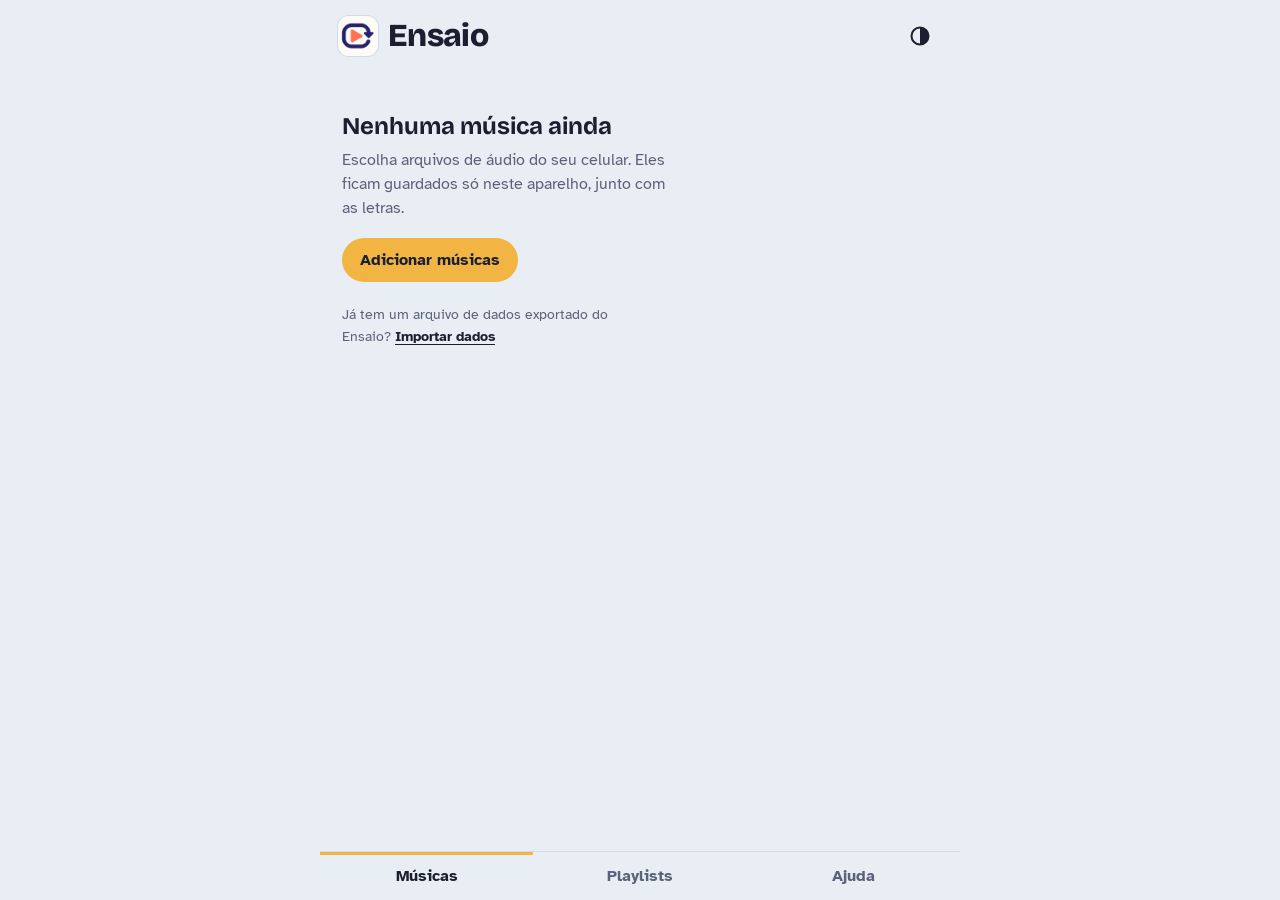
<file: index.html>
<!DOCTYPE html>
<html lang="pt-BR">
<head>
<meta charset="utf-8">
<meta name="viewport" content="width=device-width, initial-scale=1, viewport-fit=cover">
<title>Ensaio</title>
<meta name="description" content="Player para estudar repertório: letra sincronizada, repetição de trechos e velocidade sem mudar o tom.">
<meta name="theme-color" content="#E9EDF4">
<link rel="manifest" href="manifest.webmanifest">
<link rel="icon" type="image/png" sizes="32x32" href="img/favicon-32.png">
<link rel="icon" type="image/png" sizes="192x192" href="img/icon-192.png">
<link rel="apple-touch-icon" href="img/apple-touch-icon.png">
<meta name="mobile-web-app-capable" content="yes">
<meta name="apple-mobile-web-app-capable" content="yes">
<meta name="apple-mobile-web-app-title" content="Ensaio">
<meta name="apple-mobile-web-app-status-bar-style" content="default">
<script>/* Aplica o tema escolhido antes de desenhar, para não piscar */try{var t=localStorage.getItem('ensaio-theme');if(t==='light'||t==='dark')document.documentElement.setAttribute('data-theme',t);}catch(e){}</script>
<link rel="preconnect" href="https://fonts.googleapis.com">
<link rel="preconnect" href="https://fonts.gstatic.com" crossorigin>
<link href="https://fonts.googleapis.com/css2?family=Atkinson+Hyperlegible:wght@400;700&family=Bricolage+Grotesque:opsz,wght@12..96,700;12..96,800&display=swap" rel="stylesheet">
<link rel="stylesheet" href="css/styles.css">
</head>
<body>
<div class="app">
  <header class="hdr" id="hdr"></header>
  <main id="main"></main>
  <div id="mini" class="mini" hidden>
    <button class="mini-open" data-act="openplayer" aria-label="Abrir player"><span id="miniT" class="t"></span><span id="miniS" class="s"></span></button>
    <button id="miniPlay" class="icon-btn play-sm" data-act="toggle" aria-label="Tocar"></button>
  </div>
  <nav class="tabs" id="tabs">
    <button class="tab" data-act="tab" data-v="library">Músicas</button>
    <button class="tab" data-act="tab" data-v="playlists">Playlists</button>
    <button class="tab" data-act="tab" data-v="help">Ajuda</button>
  </nav>
</div>

<section id="player" class="player" aria-hidden="true" aria-label="Player">
  <div class="p-inner">
    <div class="p-top">
      <button class="icon-btn" id="pClose" aria-label="Fechar player"><svg viewBox="0 0 24 24"><path d="M6 9l6 6 6-6" fill="none" stroke="currentColor" stroke-width="2.4" stroke-linecap="round" stroke-linejoin="round"/></svg></button>
      <div class="p-title"><span id="pTitle" class="t"></span><span id="pSub" class="s"></span></div>
      <button class="icon-btn" id="pPitch" hidden aria-label="Notas iniciais (diapasão)"><svg viewBox="0 0 24 24" fill="none" stroke="currentColor" stroke-width="2.2" stroke-linecap="round" stroke-linejoin="round" aria-hidden="true"><path d="M8 3v7a4 4 0 0 0 8 0V3M12 14v7M9 21h6"/></svg></button>
      <button class="icon-btn" id="pStage" aria-label="Modo palco (tela cheia só com a letra)"><svg viewBox="0 0 24 24" fill="none" stroke="currentColor" stroke-width="2.2" stroke-linecap="round" stroke-linejoin="round" aria-hidden="true"><path d="M4 9V4h5M20 9V4h-5M4 15v5h5M20 15v5h-5"/></svg></button>
      <button class="text-btn" id="pEdit">Letra</button>
    </div>
    <div class="versions" id="versions" role="group" aria-label="Versão (naipe)" hidden></div>
    <div class="stage-top" id="stageTop" hidden>
      <div class="st-t"><span id="stTitle"></span><span id="stNext"></span></div>
      <button class="icon-btn" id="stPitch" hidden aria-label="Notas iniciais (diapasão)"><svg viewBox="0 0 24 24" fill="none" stroke="currentColor" stroke-width="2.2" stroke-linecap="round" stroke-linejoin="round" aria-hidden="true"><path d="M8 3v7a4 4 0 0 0 8 0V3M12 14v7M9 21h6"/></svg></button>
      <button class="icon-btn" id="stExit" aria-label="Sair do modo palco"><svg viewBox="0 0 24 24" aria-hidden="true"><path d="M6 6l12 12M18 6L6 18" fill="none" stroke="currentColor" stroke-width="2.4" stroke-linecap="round"/></svg></button>
    </div>
    <button class="st-edge prev" data-st="-1" aria-label="Música anterior"><svg viewBox="0 0 24 24" aria-hidden="true"><path d="M15 5l-7 7 7 7" fill="none" stroke="currentColor" stroke-width="2.4" stroke-linecap="round" stroke-linejoin="round"/></svg></button>
    <button class="st-edge next" data-st="1" aria-label="Próxima música"><svg viewBox="0 0 24 24" aria-hidden="true"><path d="M9 5l7 7-7 7" fill="none" stroke="currentColor" stroke-width="2.4" stroke-linecap="round" stroke-linejoin="round"/></svg></button>
    <button id="pNotes" class="notes" hidden aria-label="Observações da música"></button>
    <button id="mkLegend" class="mk-legend" hidden aria-label="Legenda do marca-texto. Toque para mudar os nomes das cores"></button>
    <div id="lyrics" class="lyrics" data-size="m"></div>
    <div class="p-bottom">
      <div class="parts" id="parts" role="group" aria-label="Partes da música"></div>
      <div class="seek-wrap">
        <div class="pmarks" id="partMarks"></div>
        <input id="seek" type="range" min="0" max="1000" step="1" value="0" aria-label="Posição na música">
        <span id="mkA" class="mk" hidden></span><span id="mkB" class="mk" hidden></span>
      </div>
      <div class="times"><span id="tCur">0:00</span><span id="tDur">0:00</span></div>
      <div class="transport">
        <button class="icon-btn" id="bPrev" aria-label="Anterior"><svg viewBox="0 0 24 24" fill="currentColor"><path d="M6 5h2v14H6zM20 5v14L9 12z"/></svg></button>
        <button class="skip" id="bBack" aria-label="Voltar 5 segundos">−5s</button>
        <button class="play" id="bPlay" aria-label="Tocar"></button>
        <button class="skip" id="bFwd" aria-label="Avançar 5 segundos">+5s</button>
        <button class="icon-btn" id="bNext" aria-label="Próxima"><svg viewBox="0 0 24 24" fill="currentColor"><path d="M16 5h2v14h-2zM4 5v14l11-7z"/></svg></button>
      </div>
      <div class="tools" id="tools">
        <button class="tool" id="bRate" aria-label="Velocidade">1×</button>
        <button class="tool" id="bLoop" aria-pressed="false">A–B</button>
        <button class="tool tool-ico" id="bRepeat" aria-pressed="false" aria-label="Ao terminar a música"></button>
        <button class="tool" id="bSync">Sincronizar</button>
        <button class="tool" id="bSize" aria-label="Tamanho da letra">Aa</button>
      </div>
      <div class="syncbar" id="syncBar" hidden>
        <button class="tool" id="sUndo">Voltar linha</button>
        <button class="mark" id="sMark">Marcar linha</button>
        <button class="tool" id="sDone">Concluir</button>
        <button class="tool" id="sCancel">Cancelar</button>
      </div>
      <div class="adjbar" id="adjBar" hidden>
        <div class="adj-scope" role="group" aria-label="O que ajustar">
          <button class="tool" data-scope="line" aria-pressed="true">Este verso</button>
          <button class="tool" data-scope="after" aria-pressed="false">Daqui em diante</button>
          <button class="tool" data-scope="all" aria-pressed="false">Letra toda</button>
        </div>
        <div class="adj-steps">
          <button class="tool step" data-adj="-10" aria-label="Adiantar 10 segundos">−10s</button>
          <button class="tool step" data-adj="-5" aria-label="Adiantar 5 segundos">−5s</button>
          <button class="tool step" data-adj="-1" aria-label="Adiantar 1 segundo">−1s</button>
          <button class="tool step" data-adj="1" aria-label="Atrasar 1 segundo">+1s</button>
          <button class="tool step" data-adj="5" aria-label="Atrasar 5 segundos">+5s</button>
          <button class="tool step" data-adj="10" aria-label="Atrasar 10 segundos">+10s</button>
        </div>
        <div class="adj-foot">
          <span class="adj-time"><span class="adj-k">Verso em</span><span id="aTime" aria-live="polite">—</span></span>
          <button class="tool" id="aCancel">Cancelar</button>
          <button class="mark" id="aDone">Concluir</button>
        </div>
      </div>
    </div>
  </div>
</section>

<section id="tutorial" class="tut-overlay" hidden aria-label="Tutorial"><iframe id="tutFrame" title="Tutorial do Ensaio"></iframe></section>
<div id="modal" class="modal" hidden><div id="sheet" class="sheet" role="dialog" aria-modal="true"></div></div>
<div id="toast" class="toast" role="status" aria-live="polite"></div>
<div id="updateBar" class="update-bar" role="status" hidden><span>Nova versão do Ensaio disponível.</span><button class="btn" id="updateBtn">Atualizar</button><button class="icon-btn small" id="updateLater" aria-label="Agora não"><svg viewBox="0 0 24 24"><path d="M6 6l12 12M18 6L6 18" fill="none" stroke="currentColor" stroke-width="2.2" stroke-linecap="round"/></svg></button></div>
<input type="file" id="file" accept="audio/*" multiple hidden>
<input type="file" id="linkFile" accept="audio/*" hidden>
<input type="file" id="swapFile" accept="audio/*" hidden>
<input type="file" id="verFile" accept="audio/*" hidden>
<input type="file" id="lrcFile" accept=".lrc,.txt,text/plain" hidden>
<input type="file" id="dataFile" accept=".json,application/json,.txt,text/plain,.zip,application/zip" hidden>

<template id="helpTpl">
<div class="help">
<div class="help-brand"><img src="img/logo-96.png" alt="" width="56" height="56"><p class="lead">O Ensaio toca seus arquivos de áudio, mostra a letra acompanhando a música e ajuda a repetir e desacelerar trechos. Tudo fica guardado só neste celular.</p></div>
<a class="tut-link" href="tutorial.html" data-act="tutorial"><span class="tut-link-ico" aria-hidden="true"><svg viewBox="0 0 24 24"><rect x="6" y="2.5" width="12" height="19" rx="2.5" fill="none" stroke="currentColor" stroke-width="2"/><path d="M10.5 9.5v5l4-2.5z" fill="currentColor"/></svg></span><span class="tut-link-txt"><b>Tutorial completo com imagens</b><span>Passo a passo com as telas do app, do primeiro áudio ao ensaio</span></span><span class="tut-link-go" aria-hidden="true">›</span></a>

<details id="installHelp"><summary>Instalar no celular</summary><div class="body">
<p>Instalado, o Ensaio ganha ícone na tela de início, abre em tela cheia e <b>funciona sem internet</b> (as músicas já ficam no aparelho).</p>
<div id="installBox"></div>
<h3>Android (Chrome)</h3>
<p>Toque em <b>Instalar o app</b> acima. Se o botão não aparecer, abra o menu <b>⋮</b> do Chrome e escolha <b>Instalar app</b> ou <b>Adicionar à tela inicial</b>.</p>
<h3>iPhone e iPad (Safari)</h3>
<p>Toque em <b>Compartilhar</b> (o quadrado com a seta para cima) e depois em <b>Adicionar à Tela de Início</b>. No iPhone, o app instalado também fica protegido da limpeza automática de dados do Safari.</p>
<p>As músicas e letras guardadas no navegador continuam valendo no app instalado, desde que seja o mesmo endereço.</p>
</div></details>

<details><summary>Primeiros passos</summary><div class="body">
<ol>
<li>Na aba <b>Músicas</b>, toque em <b>Adicionar músicas</b>.</li>
<li>Escolha um ou mais arquivos de áudio do celular.</li>
<li>Espere o aviso “Música adicionada”.</li>
<li>Toque no nome de uma música para começar a tocar.</li>
</ol>
<p>Trocou de celular? Toque em <b>Importar dados</b> antes de adicionar as músicas. Veja “Onde ficam seus dados”.</p>
<p>No menu <b>⋯</b> de cada música você pode renomear, editar a letra, adicionar observações, colocar numa playlist, exportar a letra, <b>trocar o áudio</b> (mantendo letra, cifras, partes e anotações) ou excluir a música.</p>
<p>Embaixo de cada nome aparece a duração e a situação da letra: <i>sem letra</i>, <i>letra sem tempos</i> ou <i>letra sincronizada</i>.</p>
<h3>Buscar e navegar na lista</h3>
<ul>
<li><b>Busca:</b> digite parte do nome ou um trecho da letra. Maiúsculas e acentos não fazem diferença. Quando o trecho está só na letra, aparece o verso encontrado embaixo do nome.</li>
<li><b>Tocar a partir da busca:</b> a fila passa a ser só as músicas encontradas.</li>
<li><b>Páginas:</b> a lista mostra 10, 20 ou 50 músicas por vez (escolha em <b>Mostrar</b>). Use <b>Anterior</b> e <b>Próxima</b> para ver as outras.</li>
</ul>
</div></details>

<details><summary>Playlists</summary><div class="body">
<ol>
<li>Na aba <b>Playlists</b>, toque em <b>Nova playlist</b> e dê um nome.</li>
<li>Toque em <b>Escolher músicas</b> e marque as músicas. Elas entram na ordem em que você marca, e o número ao lado mostra a posição. A busca e as páginas ajudam a achar cada uma; o que você marcou continua marcado ao trocar de página ou de busca.</li>
<li>Ajuste a ordem com as setas. O <b>×</b> tira a música só da playlist, sem apagar do aparelho.</li>
<li>Toque em <b>Tocar playlist</b>, ou no nome de uma música para começar por ela.</li>
</ol>
<p>O botão <b>Opções</b> renomeia ou exclui a playlist. Excluir uma playlist não apaga as músicas.</p>
</div></details>

<details><summary>O player</summary><div class="body">
<p>A barra no rodapé mostra a música atual. Toque no nome para abrir o player; a seta no canto de cima fecha sem parar a música.</p>
<ul>
<li><b>Barra de posição:</b> arraste para ir a qualquer ponto.</li>
<li><b>Anterior:</b> volta ao começo; nos 3 primeiros segundos, vai para a música anterior.</li>
<li><b>−5s e +5s:</b> voltam ou avançam 5 segundos.</li>
<li><b>Próxima:</b> vai para a próxima da fila.</li>
<li><b>Letra</b> (canto de cima): editar ou exportar a letra.</li>
</ul>
<p>Ao terminar uma música, a próxima começa sozinha (dá para mudar no ícone ao lado do A–B; veja Ferramentas de ensaio). Com o player aberto e a música tocando, a tela fica acesa. Os controles também aparecem na tela de bloqueio da maioria dos celulares.</p>
</div></details>

<details><summary>Versões por naipe (kits do coral)</summary><div class="body">
<p>Recebeu do regente o mesmo arranjo em várias gravações (Tutti, Soprano, Contralto, Tenor, Baixo, Piano)? Guarde tudo como <b>uma música só</b>: uma letra, as mesmas partes, cifras e anotações, e você troca de voz no player sem perder o ponto.</p>
<h3>Adicionar um kit</h3>
<ol>
<li>Toque em <b>Adicionar músicas</b> e escolha todos os arquivos do kit de uma vez.</li>
<li>Se o naipe estiver no nome do arquivo, como <code>Ave Maria - Soprano.mp3</code>, <code>Ave Maria (Tenor).mp3</code> ou <code>Ave_Maria_Baixo.mp3</code>, o Ensaio pergunta se quer agrupar. Toque em <b>Agrupar</b>.</li>
<li>Se a música já existe no aparelho (com a letra pronta), os arquivos entram nela como versões.</li>
</ol>
<p>Também dá para fazer à mão: menu <b>⋯</b> da música → <b>Versões (naipe)…</b> → <b>Adicionar versão</b>.</p>
<h3>Estudar</h3>
<ul>
<li>No player, os botões logo abaixo do título trocam a versão <b>no mesmo ponto da música</b>, mantendo a repetição da parte ou do A–B. No teclado, a tecla <b>V</b> passa para a próxima versão.</li>
<li><b>Meu naipe</b> (na janela de versões, ou no botão <b>⋯</b> ao fim dos botões de versão): as músicas com versões já abrem na sua voz.</li>
<li>Na janela de versões, cada versão pode ser renomeada, ter o áudio trocado ou ser apagada.</li>
</ul>
<p>Uma dica de estudo: aprenda com a versão do seu naipe, depois confira com o Tutti e, por fim, cante junto com o Piano ou com outro naipe para testar se já se segura sozinho.</p>
</div></details>

<details><summary>Para o regente</summary><div class="body">
<h3>Pacote de ensaio</h3>
<p>Prepare a playlist do repertório (letra sincronizada, partes, cifras, marca-texto, anotações, notas iniciais e versões por naipe) e mande <b>tudo, com os áudios</b>, num arquivo só.</p>
<ol>
<li>Abra a playlist, toque em <b>Opções</b> e em <b>Enviar pacote de ensaio (com áudios)…</b>.</li>
<li>Toque em <b>Compartilhar</b> (WhatsApp, e-mail, Drive) ou <b>Baixar arquivo</b>.</li>
<li>Cada coralista abre o Ensaio, toca em <b>Importar dados</b> (fim da aba Músicas) e escolhe o arquivo. A playlist chega pronta para estudar.</li>
</ol>
<p>O arquivo é um .zip e tem o tamanho dos áudios (dezenas de MB). Mandar de novo um pacote atualizado substitui as músicas e a playlist, sem duplicar nada.</p>
<h3>Notas iniciais por naipe</h3>
<p>Em <b>Letra → Notas iniciais por naipe…</b>, escolha a nota de partida de cada naipe (ou <b>Todos</b>, para começar em uníssono). Aparece o ícone de diapasão no alto do player (e no modo palco): ele toca a <b>minha nota</b> (de acordo com <b>Meu naipe</b>), todas uma a uma e o acorde, ou a de cada naipe.</p>
<h3>Anotações por naipe</h3>
<p>Segure o verso e toque em <b>+ Anotação para um naipe</b>: “Tenor: respirar aqui”, “Soprano: piano”. Cada coralista vê a do seu naipe destacada e pode esconder as dos outros em <b>Letra → Esconder anotações de outros naipes</b>.</p>
</div></details>

<details><summary>Partes da música</summary><div class="body">
<p>Marque onde começa cada parte (Intro, Verso, Refrão, Ponte, Solo…) para ir direto a ela e repetir a parte inteira, sem procurar na barra.</p>
<ol>
<li>No player, toque a música até o começo da parte e toque em <b>+ Parte</b>, logo acima da barra de posição.</li>
<li>Escolha o nome. Se o nome já existe, vira “Verso 2”, “Refrão 2” e assim por diante.</li>
</ol>
<ul>
<li><b>Tocar numa parte:</b> a música vai para o começo dela. A parte em que a música está fica contornada.</li>
<li><b>Segurar uma parte</b> (meio segundo): <b>Repetir esta parte</b>, <b>Começa agora</b> (muda o início para o tempo atual), <b>Renomear</b> ou <b>Apagar parte</b>.</li>
<li><b>Repetindo:</b> a parte fica amarela, com o ícone de repetição, e o <b>A–B</b> fica ligado. Tocar em outra parte passa a repetir a outra. Toque em <b>A–B ✓</b> para desligar.</li>
</ul>
<p>As partes aparecem como traços na barra de posição e, com a letra sincronizada, como um rótulo (VERSO, REFRÃO) antes do primeiro verso de cada uma.</p>
</div></details>

<details><summary>Letras e sincronização</summary><div class="body">
<p>Com a letra sincronizada, o verso atual fica destacado e a tela rola sozinha. Tocar num verso pula a música para ele.</p>
<h3>Adicionar a letra</h3>
<ol>
<li>No player, toque em <b>Letra</b> e em <b>Adicionar letra</b>.</li>
<li>Cole a letra com um verso por linha. Linhas em branco viram espaços entre as partes.</li>
<li>Toque em <b>Salvar letra</b>.</li>
</ol>
<h3>Sincronizar</h3>
<ol>
<li>Toque em <b>Sincronizar</b>. A primeira linha fica marcada com um traço amarelo.</li>
<li>Dê play.</li>
<li>Toque em <b>Marcar linha</b> no instante em que cada verso começa.</li>
<li>Errou? <b>Voltar linha</b> recua a música e você marca de novo.</li>
<li>Para recomeçar de um verso, toque nele durante a sincronização.</li>
<li>Ao marcar a última linha, tudo é salvo. Para parar antes e manter os tempos marcados, toque em <b>Concluir</b>. Para descartar as alterações desta tentativa, toque em <b>Cancelar</b>.</li>
</ol>
<p>O Ensaio desconta um pequeno atraso do toque, então não precisa adiantar.</p>
<h3>Corrigir um verso</h3>
<p>Para corrigir uma palavra, não precisa abrir a letra toda: no player, <b>segure o dedo sobre o verso</b> por meio segundo. Abre a janela <b>Editar verso</b>, com o texto e a anotação. O tempo do verso continua o mesmo. Ali também dá para apagar o verso, em <b>Apagar</b>.</p>
<h3>Ajustar tempos</h3>
<p>Para corrigir um verso que acende cedo ou tarde, sem sincronizar tudo de novo:</p>
<ol>
<li>Toque em <b>Sincronizar</b> e escolha <b>Ajustar tempos</b>. Também tem esse item em <b>Letra</b>.</li>
<li>Toque no verso que quer corrigir. Ele fica marcado com o traço amarelo.</li>
<li>Escolha o que mexer: <b>Este verso</b>, <b>Daqui em diante</b> (este e todos os seguintes) ou <b>Letra toda</b>.</li>
<li>Use <b>−10s −5s −1s</b> para o verso acender antes, ou <b>+1s +5s +10s</b> para acender depois. A cada toque a música volta 2 segundos antes do verso, para você conferir.</li>
<li>Toque em <b>Concluir</b> para salvar, ou <b>Cancelar</b> para voltar como estava.</li>
</ol>
<p>Em <b>Este verso</b>, o tempo não passa do verso anterior nem do seguinte, para a ordem não embaralhar.</p>
<h3>Importar .lrc</h3>
<p>No editor de letra, toque em <b>Importar .lrc</b> ou cole o conteúdo do arquivo. A letra já fica sincronizada. Dá para ajustar tempos à mão: cada linha começa com o tempo entre colchetes, como <code>[01:23.40]</code>.</p>
</div></details>

<details><summary>Cifras e tom</summary><div class="body">
<p>Os acordes aparecem em cima da sílaba, acompanhando a letra sincronizada.</p>
<h3>Colocar a cifra</h3>
<p>No editor de letra (<b>Letra → Editar letra</b>), cole a cifra num destes formatos:</p>
<ul>
<li><b>Acordes entre colchetes</b>, antes da sílaba: <code>[D]Na estrada de [G]terra</code>. Funciona junto com os tempos: <code>[00:12.40][D]Na estrada</code>.</li>
<li><b>Como nos sites de cifra:</b> uma linha só de acordes em cima do verso. O Ensaio junta cada acorde com a sílaba que está embaixo dele.</li>
</ul>
<p>Uma linha só de acordes, sem verso embaixo, aparece como trecho instrumental.</p>
<h3>Corrigir um acorde</h3>
<p>Segure o verso: no campo <b>Texto do verso</b>, os acordes aparecem entre colchetes. Mude, apague ou acrescente, como <code>[Em]</code>, e salve. O tempo do verso não muda.</p>
<h3>Transpor e esconder</h3>
<ul>
<li><b>Letra → Tom: transpor:</b> sobe ou desce os acordes de meio em meio tom. Vale só para esta música e fica guardado. O áudio continua no tom gravado.</li>
<li><b>Letra → Esconder cifras / Mostrar cifras:</b> para quem só canta. Vale para todas as músicas deste aparelho.</li>
</ul>
</div></details>

<details><summary>Ferramentas de ensaio</summary><div class="body">
<ul>
<li><b>Velocidade (1×):</b> de 0,5× a 1,25× sem mudar o tom. Fica amarelo quando não está na velocidade normal.</li>
<li><b>A–B:</b> toque no começo do trecho e em <b>Marcar B</b> no fim; o trecho repete até você tocar de novo para desligar. Os pontos aparecem na barra de posição.</li>
<li><b>Ao terminar (ícone ao lado do A–B):</b> escolha o que acontece quando a música acaba:
  <ul>
  <li><b>Pausar ao fim da música:</b> para e volta ao começo da mesma música. Bom para tocar uma vez e conversar com a banda.</li>
  <li><b>Seguir a fila até o fim:</b> passa para a próxima e para depois da última (é o padrão).</li>
  <li><b>Repetir esta música:</b> recomeça a mesma música sem parar, até você mudar.</li>
  <li><b>Repetir a fila toda:</b> depois da última, volta para a primeira. O botão Próxima na última música também volta para a primeira.</li>
  </ul>
  O ícone fica destacado quando não está no padrão, e a escolha fica guardada neste aparelho.</li>
<li><b>Sincronizar:</b> marca os tempos da letra. Se ela já tem tempos, também dá para ajustá-los com ±1s, ±5s e ±10s.</li>
<li><b>Aa:</b> alterna o tamanho da letra entre pequena, média e grande.</li>
</ul>
<p>A velocidade vale para todas as músicas até você mudar. O trecho A–B desliga ao trocar de música.</p>
<h3>Tema claro ou escuro</h3>
<p>Toque no círculo meio preenchido no alto da tela e escolha <b>Automático</b> (segue o tema do celular), <b>Claro</b> ou <b>Escuro</b>. O escuro cansa menos a vista em ensaio à noite ou no palco; o claro se lê melhor sob sol. A escolha fica guardada neste aparelho.</p>
</div></details>

<details><summary>Observações e anotações</summary><div class="body">
<h3>Observações da música</h3>
<p>Para tom, capotraste ou lembretes gerais, até 1000 caracteres. No player, toque na faixa abaixo do título, ou use o menu <b>⋯</b> da música. Para apagar, deixe o campo vazio e salve.</p>
<h3>Anotações nas linhas</h3>
<p>Para lembretes num verso exato, como “entra a segunda voz”, até 200 caracteres.</p>
<ul>
<li><b>Criar:</b> segure o dedo sobre um verso por meio segundo e escreva no campo <b>Anotação</b>.</li>
<li><b>Ver:</b> aparece embaixo do verso, com um traço amarelo.</li>
<li><b>Editar ou apagar:</b> segure o mesmo verso de novo. Para apagar, deixe o campo vazio e salve.</li>
</ul>
<p>Se você editar a letra, as anotações ficam nos versos que mantiverem o mesmo texto. As de versos alterados são removidas, com aviso.</p>
</div></details>

<details><summary>Marca-texto</summary><div class="body">
<p>Pinte versos ou trechos com cores, como caneta marca-texto: quem canta cada parte, onde entra o coro, uma palavra para caprichar.</p>
<ol>
<li>No player, <b>segure o verso</b> por meio segundo.</li>
<li>Para marcar só um trecho, selecione as palavras no campo <b>Texto do verso</b>. Sem seleção, a cor vale para o verso inteiro.</li>
<li>Toque na cor. A prévia logo abaixo mostra como vai ficar.</li>
<li>Toque em <b>Salvar</b>.</li>
</ol>
<p><b>Sem cor</b> tira a marcação do trecho selecionado ou do verso todo.</p>
<h3>Nomes das cores e legenda</h3>
<p>Em <b>Letra → Cores do marca-texto</b>, dê um nome a cada cor, como “Minha voz”, “2ª voz” ou “Coro”. Os nomes valem para todas as músicas e aparecem numa legenda pequena no alto do player (só as cores usadas na música). Tocar na legenda também abre os nomes.</p>
<p>Se você mudar o texto do verso, a marcação acompanha as palavras que continuarem iguais.</p>
</div></details>

<details><summary>Exportar a letra</summary><div class="body">
<p>Em <b>Letra</b> no player ou no menu <b>⋯</b>, toque em <b>Exportar letra (.lrc)</b>:</p>
<ul>
<li><b>Compartilhar .lrc:</b> manda o arquivo pelo menu de compartilhar do celular. É o melhor caminho.</li>
<li><b>Baixar arquivo:</b> salva como <code>.lrc.txt</code>; renomeie tirando o “.txt”.</li>
<li><b>Copiar texto:</b> copia o conteúdo.</li>
</ul>
<p>Acordes, marca-texto, observações e anotações não vão no arquivo, porque o formato .lrc não tem lugar para eles. Para levar tudo, use <b>Exportar dados</b>.</p>
</div></details>

<details><summary>Onde ficam seus dados</summary><div class="body">
<p>Tudo fica no navegador deste celular e não aparece em outros aparelhos. Para mandar uma playlist <b>com os áudios</b> para outra pessoa, use o pacote de ensaio (veja “Para o regente”).</p>
<ul>
<li><b>Limpar os dados do navegador apaga tudo.</b> Faça antes um backup com <b>Exportar dados</b>.</li>
<li><b>No iPhone,</b> o Safari pode apagar dados de sites pouco usados. Instalar o Ensaio na tela de início evita isso.</li>
<li><b>O Ensaio guarda até 1 GB de áudio</b>, o que dá umas 100 a 200 músicas em MP3. Cada música ocupa o tamanho do arquivo original. No fim da aba <b>Músicas</b> aparece quanto já foi usado e quanto falta. Quando enche, exclua músicas que saíram do repertório; as letras podem ser guardadas antes com <b>Exportar dados</b>.</li>
</ul>
<h3>Exportar dados (backup)</h3>
<p>No fim da aba <b>Músicas</b>, toque em <b>Exportar dados</b>. Sai um arquivo <code>.json</code> pequeno com as letras e seus tempos, as cifras e o tom, as partes, o marca-texto e os nomes das cores, as observações, as anotações nos versos e as playlists. <b>Os áudios não vão junto</b>, para o arquivo continuar leve. Guarde no Drive, mande para você mesmo por mensagem ou e-mail.</p>
<h3>Importar dados</h3>
<ol>
<li>No outro celular (ou depois de limpar o navegador), toque em <b>Importar dados</b> e escolha o arquivo.</li>
<li>O Ensaio mostra o que vai acontecer antes de mudar qualquer coisa.</li>
<li>Músicas com o mesmo nome recebem a letra, as observações e as anotações do arquivo. O que elas tinham é substituído.</li>
<li>As que ainda não estão no aparelho ficam em <b>Esperando o áudio</b>. Adicione os áudios com os mesmos nomes de arquivo e cada letra entra sozinha, inclusive na playlist.</li>
<li>Arquivo com outro nome? Toque em <b>Escolher áudio</b> ao lado da letra e escolha o arquivo. Se a música já está no aparelho com outro nome, use <b>⋯ → Usar letra importada…</b> nela.</li>
</ol>
<p>O nome é comparado sem diferença de maiúsculas, acentos e “_”. Se o arquivo de áudio tiver outro nome, renomeie o arquivo antes de adicionar.</p>
</div></details>

<details><summary>Modo palco</summary><div class="body">
<p>Para tocar ao vivo ou ensaiar de longe: tela cheia, só a letra (com cifras e marca-texto) bem grande, e a próxima música no alto.</p>
<ul>
<li><b>Entrar:</b> no player, toque no ícone de tela cheia, ao lado de <b>Letra</b> (ou a tecla <b>F</b>).</li>
<li><b>Controles:</b> toque na letra para mostrar ou esconder os controles. Eles somem sozinhos depois de alguns segundos.</li>
<li><b>Trocar de música:</b> toque nas bordas da tela, à esquerda (anterior) ou à direita (próxima). A música fica pronta, parada, para a banda entrar junto: toque em ▶ para começar.</li>
<li><b>Sair:</b> o <b>×</b> no alto, o botão voltar do celular ou a tecla Esc.</li>
</ul>
<p>No palco, tocar ou segurar um verso não pula a música nem abre a edição, para evitar toques sem querer. A tela fica acesa mesmo com a música parada.</p>
<p>Nas playlists aparece a duração total do repertório.</p>
</div></details>

<details><summary>Pedal e teclado</summary><div class="body">
<p>Pedais de virar página (Bluetooth) funcionam como teclado: pareie o pedal com o celular e ele já controla o Ensaio, com as mãos livres no instrumento.</p>
<p>Escolha o que os dois botões do pedal fazem:</p>
<ul>
<li><b>Partes</b> (padrão): próxima parte, ou volta ao começo da parte (dois toques: parte anterior). Sem partes marcadas, avança e volta 5 s.</li>
<li><b>Tocar:</b> tocar/pausar e voltar ao começo da parte.</li>
<li><b>Músicas:</b> próxima música e anterior. No modo palco, a música fica pronta sem tocar.</li>
</ul>
<p><button class="btn" data-act="pedal">Configurar o pedal</button></p>
<h3>Teclado (computador ou teclado Bluetooth)</h3>
<ul>
<li><b>Espaço:</b> tocar / pausar. <b>← →:</b> voltar / avançar 5 s.</li>
<li><b>↑ ↓</b> e <b>PgUp PgDn:</b> os botões do pedal.</li>
<li><b>Shift + ← →</b> ou <b>P</b> e <b>N</b>: música anterior / próxima.</li>
<li><b>L:</b> repetir a parte atual. <b>F:</b> modo palco. <b>?:</b> mostra os atalhos.</li>
</ul>
</div></details>

<details><summary>Problemas comuns</summary><div class="body">
<h3>“Este formato de áudio não toca neste aparelho”</h3>
<p>Converta o arquivo para MP3 ou M4A.</p>
<h3>“Não coube no limite de 1 GB”</h3>
<p>O espaço do Ensaio está cheio. Exclua músicas que saíram do repertório (menu <b>⋯</b> → Excluir do aparelho) e adicione de novo.</p>
<h3>“Sem espaço para guardar”</h3>
<p>O próprio celular está sem espaço. Libere espaço no aparelho ou exclua músicas que saíram do repertório.</p>
<h3>“Armazenamento indisponível”</h3>
<p>O navegador está em modo anônimo ou bloqueando dados de sites. Abra numa janela normal.</p>
<h3>A letra não rola sozinha</h3>
<p>Ela ainda não tem tempos: use Sincronizar. Se já tem, espere alguns segundos depois de rolar com o dedo.</p>
<h3>O destaque chega antes ou depois do verso</h3>
<p>Use <b>Sincronizar → Ajustar tempos</b> e empurre o verso com os botões ±1s, ±5s ou ±10s. Se a letra toda está adiantada ou atrasada igual, escolha <b>Letra toda</b>.</p>
<h3>A tela apaga durante o ensaio</h3>
<p>Mantenha o player aberto com a música tocando. Se ainda apagar, aumente o tempo de bloqueio nas configurações do celular.</p>
<h3>Escolhi o áudio errado</h3>
<p>No menu <b>⋯</b> da música (ou em <b>Letra</b>, no player), toque em <b>Trocar o áudio…</b> e escolha o arquivo certo. Letra, cifras, partes, marca-texto, anotações e playlists continuam. Se o novo áudio tiver outra duração, confira os tempos em <b>Sincronizar → Ajustar tempos</b>.</p>
<h3>Os acordes ficaram na sílaba errada</h3>
<p>No formato dos sites de cifra, a posição vem dos espaços da linha de acordes. Se o site usava outra fonte, eles podem sair deslocados. Segure o verso e mova o acorde entre colchetes para antes da sílaba certa.</p>
<h3>Segurar o verso não abre a edição</h3>
<p>Segure o dedo parado, sem arrastar, por cerca de meio segundo. No modo palco a edição fica desligada; saia dele para editar.</p>
<h3>O pedal não faz nada</h3>
<p>Confira se ele está pareado com o celular e no modo de setas ou de página (veja o manual do pedal). Com uma janela aberta no Ensaio, o pedal fica parado até ela fechar.</p>
<h3>Não aparece “Compartilhar .lrc”</h3>
<p>O navegador não permite compartilhar arquivos daqui. Use Baixar arquivo ou Copiar texto.</p>
</div></details>
</div>
</template>

<script src="js/app.js"></script>
</body>
</html>
</file>
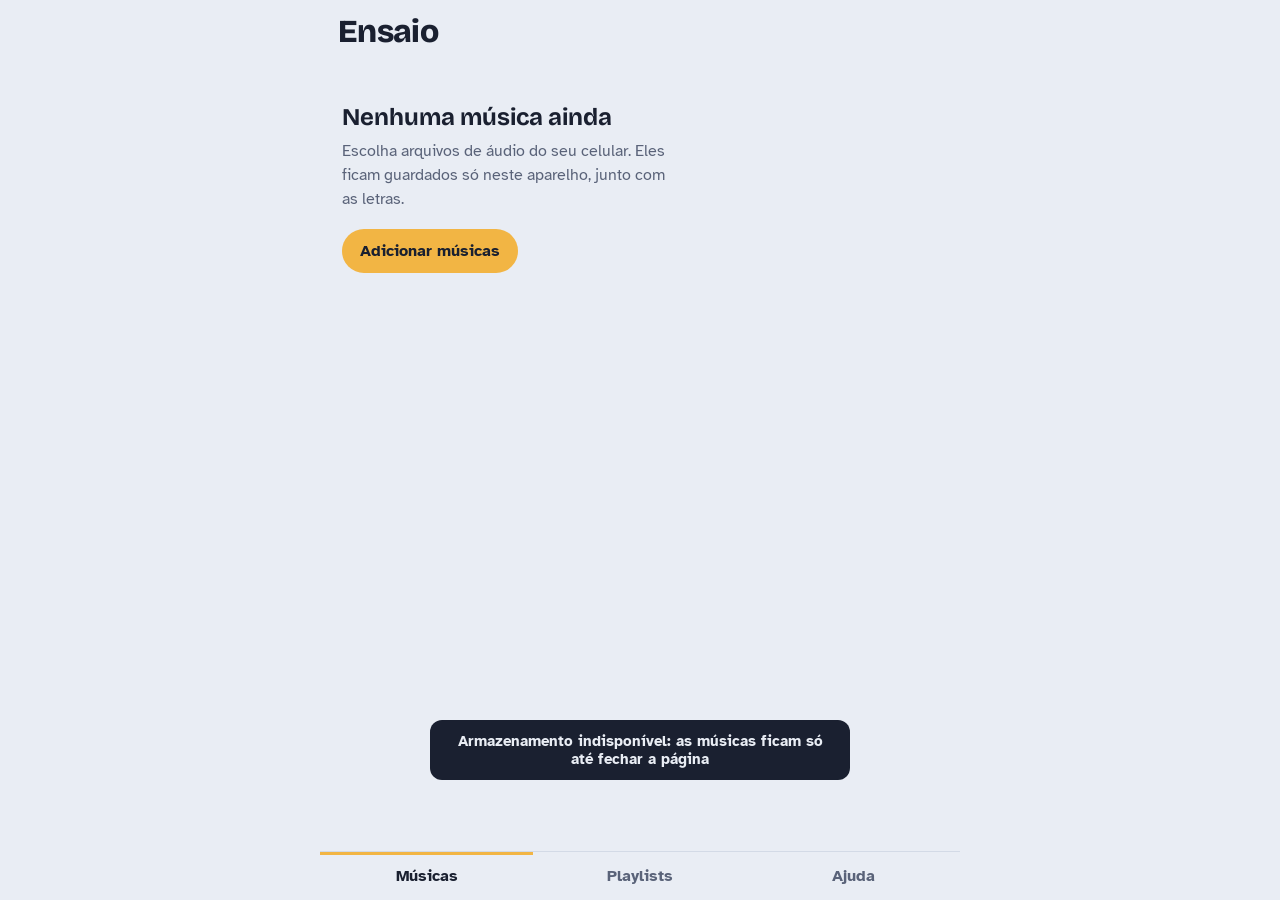
<file: Ensaio.html>
<!DOCTYPE html>
<html lang="pt-BR">
<head>
<meta charset="utf-8">
<meta name="viewport" content="width=device-width, initial-scale=1, viewport-fit=cover">
<title>Ensaio</title>
<link rel="preconnect" href="https://fonts.googleapis.com">
<link rel="preconnect" href="https://fonts.gstatic.com" crossorigin>
<link href="https://fonts.googleapis.com/css2?family=Atkinson+Hyperlegible:wght@400;700&family=Bricolage+Grotesque:opsz,wght@12..96,700;12..96,800&display=swap" rel="stylesheet">
<style>
:root{
  --bg:#E9EDF4;--surface:#FFFFFF;--surface2:#F3F5F9;--line:#D3DAE6;
  --text:#1A2030;--muted:#5A6379;--hl:#9A5F00;--btn:#F2B544;--btn-ink:#1A2030;--danger:#B4412C;
  --scrim:rgba(20,26,40,.45);
  color-scheme:light;
  box-sizing:border-box;
  padding-top:env(safe-area-inset-top,0px);
  padding-bottom:env(safe-area-inset-bottom,0px);
}
@media (prefers-color-scheme: dark){
  :root:not([data-theme="light"]){
    --bg:#1B2130;--surface:#252D40;--surface2:#2F3850;--line:#38425C;
    --text:#EEE8DA;--muted:#9AA2B5;--hl:#F2B544;--btn:#F2B544;--btn-ink:#1B2130;--danger:#EE8471;
    --scrim:rgba(6,9,16,.6);
    color-scheme:dark;
  }
}
:root[data-theme="dark"]{
  --bg:#1B2130;--surface:#252D40;--surface2:#2F3850;--line:#38425C;
  --text:#EEE8DA;--muted:#9AA2B5;--hl:#F2B544;--btn:#F2B544;--btn-ink:#1B2130;--danger:#EE8471;
  --scrim:rgba(6,9,16,.6);
  color-scheme:dark;
}
*,*::before,*::after{box-sizing:border-box}
[hidden]{display:none!important}
html{height:100%;background:var(--bg);scroll-padding-top:env(safe-area-inset-top,0px)}
body{height:100%;margin:0;background:var(--bg);color:var(--text);
  font-family:'Atkinson Hyperlegible',system-ui,-apple-system,'Segoe UI',Roboto,sans-serif;
  -webkit-tap-highlight-color:transparent;overscroll-behavior:none}
button{font:inherit;color:inherit;cursor:pointer}
:focus-visible{outline:3px solid var(--btn);outline-offset:2px}
.app{height:100%;display:flex;flex-direction:column;max-width:640px;margin:0 auto}
.hdr{display:flex;align-items:center;justify-content:space-between;gap:12px;padding:14px 18px 10px;flex-wrap:wrap}
h1{font-family:'Bricolage Grotesque','Atkinson Hyperlegible',system-ui,sans-serif;font-weight:800;font-size:2rem;letter-spacing:-.02em;margin:0;line-height:1.1}
.h-pl{font-size:1.6rem;width:100%;overflow-wrap:anywhere}
.back{background:none;border:0;color:var(--muted);padding:6px 0;font-weight:700}
main{flex:1;overflow-y:auto;padding:4px 12px 16px;min-height:0}
.btn{background:var(--btn);color:var(--btn-ink);border:0;border-radius:999px;padding:10px 18px;font-weight:700;min-height:44px}
.btn.sec{background:var(--surface2);color:var(--text);border:1px solid var(--line)}
.btn.ghost{background:none;color:var(--muted);border:0}
.row{display:flex;align-items:center;border-bottom:1px solid var(--line)}
.row-main{flex:1;min-width:0;text-align:left;background:none;border:0;padding:14px 8px;display:block}
.num{width:2ch;color:var(--muted);font-variant-numeric:tabular-nums;text-align:right;margin-left:6px;flex:none}
.t{display:block;font-size:1.05rem;font-weight:700;white-space:nowrap;overflow:hidden;text-overflow:ellipsis}
.s{display:block;font-size:.85rem;color:var(--muted);margin-top:3px;white-space:nowrap;overflow:hidden;text-overflow:ellipsis}
.row.playing .t{color:var(--hl)}
.icon-btn{width:44px;height:44px;flex:none;display:grid;place-items:center;background:none;border:0;border-radius:50%;color:var(--text)}
.icon-btn svg{width:24px;height:24px}
.icon-btn.small svg{width:20px;height:20px}
.pl-actions{display:flex;gap:8px;flex-wrap:wrap;padding:4px 6px 12px}
.empty{padding:40px 10px}
.empty h2{font-family:'Bricolage Grotesque','Atkinson Hyperlegible',system-ui,sans-serif;font-size:1.5rem;margin:0 0 8px}
.empty p{color:var(--muted);line-height:1.5;margin:0 0 18px;max-width:34ch}
.foot{color:var(--muted);font-size:.8rem;padding:14px 8px}
.mini{display:flex;align-items:center;gap:6px;margin:0 10px 8px;background:var(--surface);border:1px solid var(--line);border-radius:16px;padding:4px 6px 4px 4px}
.mini-open{flex:1;min-width:0;text-align:left;background:none;border:0;padding:8px 10px}
.mini .play-sm{background:var(--btn);color:var(--btn-ink)}
.help{padding:4px 6px 24px}
.help .lead{color:var(--muted);line-height:1.5;margin:0 0 10px;max-width:60ch}
.help details{border-bottom:1px solid var(--line)}
.help summary{list-style:none;padding:16px 4px;font-weight:700;font-size:1.05rem;display:flex;justify-content:space-between;align-items:center;gap:12px;cursor:pointer}
.help summary::-webkit-details-marker{display:none}
.help summary::after{content:"+";color:var(--muted);font-size:1.4rem;line-height:1;flex:none}
.help details[open] summary::after{content:"−"}
.help .body{padding:0 4px 16px;line-height:1.55;max-width:60ch}
.help .body p{margin:0 0 10px}
.help ol,.help ul{margin:0 0 10px;padding-left:1.3em}
.help li{margin-bottom:6px}
.help h3{font-size:.98rem;margin:16px 0 6px}
.help code{background:var(--surface2);padding:1px 5px;border-radius:4px;font-size:.9em}
.tabs{display:grid;grid-template-columns:1fr 1fr 1fr;border-top:1px solid var(--line);background:var(--bg)}
.tab{background:none;border:0;padding:14px;font-weight:700;color:var(--muted)}
.tab[aria-current="page"]{color:var(--text);box-shadow:inset 0 3px 0 var(--btn)}

/* Player */
.player{position:fixed;inset:0;z-index:20;background:var(--bg);display:flex;flex-direction:column;
  padding-top:env(safe-area-inset-top,0px);padding-bottom:env(safe-area-inset-bottom,0px);
  transform:translateY(100%);visibility:hidden;transition:transform .28s ease,visibility 0s linear .28s}
.player.open{transform:none;visibility:visible;transition:transform .28s ease,visibility 0s}
.p-inner{flex:1;min-height:0;display:flex;flex-direction:column;width:100%;max-width:640px;margin:0 auto}
.p-top{display:flex;align-items:center;gap:6px;padding:8px 10px}
.p-title{flex:1;min-width:0;text-align:center}
.text-btn{background:none;border:0;color:var(--text);font-weight:700;padding:10px 12px;min-height:44px}
.lyrics{flex:1;min-height:0;overflow-y:auto;padding:0 26px;position:relative;--ls:1.45rem;
  -webkit-mask-image:linear-gradient(transparent,#000 10%,#000 90%,transparent);
  mask-image:linear-gradient(transparent,#000 10%,#000 90%,transparent)}
.lyrics[data-size="s"]{--ls:1.15rem}
.lyrics[data-size="l"]{--ls:1.9rem}
.line{position:relative;font-size:var(--ls);line-height:1.32;padding:.28em 0;color:var(--muted);font-weight:700;transition:color .2s,opacity .2s}
.line.past{opacity:.45}
.line.on{color:var(--hl);opacity:1}
.syncing .line.timed{color:var(--text)}
.line.target{color:var(--text);opacity:1}
.line.target::before{content:"";position:absolute;left:-14px;top:.4em;bottom:.4em;width:4px;border-radius:2px;background:var(--btn)}
.gap{height:.9em}
.line{-webkit-user-select:none;user-select:none;-webkit-touch-callout:none}
.lnote{display:block;font-size:max(.85rem,calc(var(--ls)*.58));font-weight:400;line-height:1.35;color:var(--muted);margin-top:.2em;padding-left:.6em;border-left:2px solid var(--btn)}
.line.on .lnote,.line.target .lnote{color:var(--text)}
.lhint{color:var(--muted);font-size:.85rem;margin:20px 0 0}
.spacer{height:34vh}
.hint{color:var(--muted);font-size:.95rem;line-height:1.5;margin:18px 0}
.notes{display:block;margin:0 16px 8px;width:calc(100% - 32px);text-align:left;background:var(--surface);border:0;border-left:4px solid var(--btn);border-radius:6px 12px 12px 6px;padding:9px 12px;font-size:.95rem;line-height:1.45;white-space:pre-wrap;overflow-wrap:anywhere;max-height:5.2em;overflow-y:auto}
.notes.empty-n{background:none;border:1px dashed var(--line);border-radius:12px;color:var(--muted);font-weight:700;padding:8px 12px}
textarea.field.notes-ta{min-height:9rem}
.l-empty{padding:30vh 0 0;color:var(--muted);text-align:center}
.l-empty p{margin:0 0 16px;font-size:1.1rem}
.p-bottom{padding:6px 16px 12px}
.seek-wrap{position:relative;height:28px;display:flex;align-items:center}
.seek-wrap input{width:100%;margin:0;accent-color:var(--btn);height:28px}
.mk{position:absolute;top:2px;width:3px;height:24px;border-radius:2px;background:var(--hl);pointer-events:none;transform:translateX(-1px)}
.times{display:flex;justify-content:space-between;font-size:.8rem;color:var(--muted);font-variant-numeric:tabular-nums}
.transport{display:flex;justify-content:space-between;align-items:center;margin:4px 0 12px}
.transport .skip{width:52px;height:44px;background:none;border:0;font-weight:700;color:var(--muted);font-variant-numeric:tabular-nums}
.play{width:70px;height:70px;border-radius:50%;border:0;background:var(--btn);color:var(--btn-ink);display:grid;place-items:center}
.play svg{width:32px;height:32px}
.tools{display:grid;grid-template-columns:repeat(4,1fr);gap:8px}
.tool{background:var(--surface);border:1px solid var(--line);border-radius:12px;padding:10px 4px;font-weight:700;font-size:.92rem;min-height:46px}
.tool[aria-pressed="true"]{background:var(--btn);color:var(--btn-ink);border-color:transparent}
.syncbar{display:grid;grid-template-columns:1fr 1.8fr 1fr;gap:8px}
.mark{background:var(--btn);color:var(--btn-ink);border:0;border-radius:14px;font-weight:700;font-size:1.1rem;padding:18px 6px}

/* Modal */
.modal{position:fixed;inset:0;z-index:40;background:var(--scrim);display:flex;align-items:flex-end;justify-content:center}
.sheet{background:var(--surface);width:100%;max-width:640px;border-radius:20px 20px 0 0;
  padding:20px 18px calc(18px + env(safe-area-inset-bottom,0px));max-height:90vh;max-height:90dvh;overflow:auto}
.sheet h2{font-family:'Bricolage Grotesque','Atkinson Hyperlegible',system-ui,sans-serif;font-size:1.35rem;margin:0 0 12px;overflow-wrap:anywhere}
.sheet p{color:var(--muted);line-height:1.5;margin:0 0 12px;font-size:.95rem}
.acts{display:flex;flex-direction:column}
.act{text-align:left;padding:15px 4px;border:0;border-bottom:1px solid var(--line);background:none;font-size:1.05rem}
.act:last-child{border-bottom:0;color:var(--muted)}
.act.danger{color:var(--danger)}
.m-actions{display:flex;gap:8px;flex-wrap:wrap;justify-content:flex-end;margin-top:14px}
.grow{flex:1}
.field{width:100%;padding:12px 14px;border-radius:12px;border:1px solid var(--line);background:var(--surface2);color:var(--text);font:inherit;font-size:16px}
textarea.field{min-height:44vh;min-height:44dvh;line-height:1.5;resize:vertical}
.pick{display:flex;align-items:center;gap:12px;padding:12px 4px;border-bottom:1px solid var(--line)}
.pick input{width:22px;height:22px;accent-color:var(--btn);flex:none}
.pick span{overflow-wrap:anywhere}
.toast{position:fixed;left:50%;bottom:calc(120px + env(safe-area-inset-bottom,0px));transform:translateX(-50%);z-index:60;
  background:var(--text);color:var(--bg);padding:12px 18px;border-radius:12px;font-weight:700;font-size:.95rem;
  max-width:min(90vw,420px);text-align:center;opacity:0;pointer-events:none;transition:opacity .2s}
.toast.show{opacity:1}
@media (prefers-reduced-motion: reduce){*{transition:none!important;scroll-behavior:auto!important}}
</style>
</head>
<body>
<div class="app">
  <header class="hdr" id="hdr"></header>
  <main id="main"></main>
  <div id="mini" class="mini" hidden>
    <button class="mini-open" data-act="openplayer" aria-label="Abrir player"><span id="miniT" class="t"></span><span id="miniS" class="s"></span></button>
    <button id="miniPlay" class="icon-btn play-sm" data-act="toggle" aria-label="Tocar"></button>
  </div>
  <nav class="tabs" id="tabs">
    <button class="tab" data-act="tab" data-v="library">Músicas</button>
    <button class="tab" data-act="tab" data-v="playlists">Playlists</button>
    <button class="tab" data-act="tab" data-v="help">Ajuda</button>
  </nav>
</div>

<section id="player" class="player" aria-hidden="true" aria-label="Player">
  <div class="p-inner">
    <div class="p-top">
      <button class="icon-btn" id="pClose" aria-label="Fechar player"><svg viewBox="0 0 24 24"><path d="M6 9l6 6 6-6" fill="none" stroke="currentColor" stroke-width="2.4" stroke-linecap="round" stroke-linejoin="round"/></svg></button>
      <div class="p-title"><span id="pTitle" class="t"></span><span id="pSub" class="s"></span></div>
      <button class="text-btn" id="pEdit">Letra</button>
    </div>
    <button id="pNotes" class="notes" hidden aria-label="Observações da música"></button>
    <div id="lyrics" class="lyrics" data-size="m"></div>
    <div class="p-bottom">
      <div class="seek-wrap">
        <input id="seek" type="range" min="0" max="1000" step="1" value="0" aria-label="Posição na música">
        <span id="mkA" class="mk" hidden></span><span id="mkB" class="mk" hidden></span>
      </div>
      <div class="times"><span id="tCur">0:00</span><span id="tDur">0:00</span></div>
      <div class="transport">
        <button class="icon-btn" id="bPrev" aria-label="Anterior"><svg viewBox="0 0 24 24" fill="currentColor"><path d="M6 5h2v14H6zM20 5v14L9 12z"/></svg></button>
        <button class="skip" id="bBack" aria-label="Voltar 5 segundos">−5s</button>
        <button class="play" id="bPlay" aria-label="Tocar"></button>
        <button class="skip" id="bFwd" aria-label="Avançar 5 segundos">+5s</button>
        <button class="icon-btn" id="bNext" aria-label="Próxima"><svg viewBox="0 0 24 24" fill="currentColor"><path d="M16 5h2v14h-2zM4 5v14l11-7z"/></svg></button>
      </div>
      <div class="tools" id="tools">
        <button class="tool" id="bRate" aria-label="Velocidade">1×</button>
        <button class="tool" id="bLoop" aria-pressed="false">A–B</button>
        <button class="tool" id="bSync">Sincronizar</button>
        <button class="tool" id="bSize" aria-label="Tamanho da letra">Aa</button>
      </div>
      <div class="syncbar" id="syncBar" hidden>
        <button class="tool" id="sUndo">Voltar linha</button>
        <button class="mark" id="sMark">Marcar linha</button>
        <button class="tool" id="sDone">Concluir</button>
      </div>
    </div>
  </div>
</section>

<div id="modal" class="modal" hidden><div id="sheet" class="sheet" role="dialog" aria-modal="true"></div></div>
<div id="toast" class="toast" role="status" aria-live="polite"></div>
<input type="file" id="file" accept="audio/*" multiple hidden>
<input type="file" id="lrcFile" accept=".lrc,.txt,text/plain" hidden>

<template id="helpTpl">
<div class="help">
<p class="lead">O Ensaio toca seus arquivos de áudio, mostra a letra acompanhando a música e ajuda a repetir e desacelerar trechos. Tudo fica guardado só neste celular.</p>

<details><summary>Primeiros passos</summary><div class="body">
<ol>
<li>Na aba <b>Músicas</b>, toque em <b>Adicionar músicas</b>.</li>
<li>Escolha um ou mais arquivos de áudio do celular.</li>
<li>Espere o aviso “Música adicionada”.</li>
<li>Toque no nome de uma música para começar a tocar.</li>
</ol>
<p>No menu <b>⋯</b> de cada música você pode renomear, editar a letra, adicionar observações, colocar numa playlist, exportar a letra ou excluir a música.</p>
<p>Embaixo de cada nome aparece a duração e a situação da letra: <i>sem letra</i>, <i>letra sem tempos</i> ou <i>letra sincronizada</i>.</p>
</div></details>

<details><summary>Playlists</summary><div class="body">
<ol>
<li>Na aba <b>Playlists</b>, toque em <b>Nova playlist</b> e dê um nome.</li>
<li>Toque em <b>Escolher músicas</b> e marque as músicas. Elas entram na ordem em que você marca.</li>
<li>Ajuste a ordem com as setas. O <b>×</b> tira a música só da playlist, sem apagar do aparelho.</li>
<li>Toque em <b>Tocar playlist</b>, ou no nome de uma música para começar por ela.</li>
</ol>
<p>O botão <b>Opções</b> renomeia ou exclui a playlist. Excluir uma playlist não apaga as músicas.</p>
</div></details>

<details><summary>O player</summary><div class="body">
<p>A barra no rodapé mostra a música atual. Toque no nome para abrir o player; a seta no canto de cima fecha sem parar a música.</p>
<ul>
<li><b>Barra de posição:</b> arraste para ir a qualquer ponto.</li>
<li><b>Anterior:</b> volta ao começo; nos 3 primeiros segundos, vai para a música anterior.</li>
<li><b>−5s e +5s:</b> voltam ou avançam 5 segundos.</li>
<li><b>Próxima:</b> vai para a próxima da fila.</li>
<li><b>Letra</b> (canto de cima): editar ou exportar a letra.</li>
</ul>
<p>Ao terminar uma música, a próxima começa sozinha. Com o player aberto e a música tocando, a tela fica acesa. Os controles também aparecem na tela de bloqueio da maioria dos celulares.</p>
</div></details>

<details><summary>Letras e sincronização</summary><div class="body">
<p>Com a letra sincronizada, o verso atual fica destacado e a tela rola sozinha. Tocar num verso pula a música para ele.</p>
<h3>Adicionar a letra</h3>
<ol>
<li>No player, toque em <b>Letra</b> e em <b>Adicionar letra</b>.</li>
<li>Cole a letra com um verso por linha. Linhas em branco viram espaços entre as partes.</li>
<li>Toque em <b>Salvar letra</b>.</li>
</ol>
<h3>Sincronizar</h3>
<ol>
<li>Toque em <b>Sincronizar</b>. A primeira linha fica marcada com um traço amarelo.</li>
<li>Dê play.</li>
<li>Toque em <b>Marcar linha</b> no instante em que cada verso começa.</li>
<li>Errou? <b>Voltar linha</b> recua a música e você marca de novo.</li>
<li>Para recomeçar de um verso, toque nele durante a sincronização.</li>
<li>Ao marcar a última linha, tudo é salvo. Para parar antes, toque em <b>Concluir</b>.</li>
</ol>
<p>O Ensaio desconta um pequeno atraso do toque, então não precisa adiantar.</p>
<h3>Importar .lrc</h3>
<p>No editor de letra, toque em <b>Importar .lrc</b> ou cole o conteúdo do arquivo. A letra já fica sincronizada. Dá para ajustar tempos à mão: cada linha começa com o tempo entre colchetes, como <code>[01:23.40]</code>.</p>
</div></details>

<details><summary>Ferramentas de ensaio</summary><div class="body">
<ul>
<li><b>Velocidade (1×):</b> de 0,5× a 1,25× sem mudar o tom. Fica amarelo quando não está na velocidade normal.</li>
<li><b>A–B:</b> toque no começo do trecho e em <b>Marcar B</b> no fim; o trecho repete até você tocar de novo para desligar. Os pontos aparecem na barra de posição.</li>
<li><b>Sincronizar:</b> marca os tempos da letra.</li>
<li><b>Aa:</b> alterna o tamanho da letra entre pequena, média e grande.</li>
</ul>
<p>A velocidade vale para todas as músicas até você mudar. O trecho A–B desliga ao trocar de música.</p>
</div></details>

<details><summary>Observações e anotações</summary><div class="body">
<h3>Observações da música</h3>
<p>Para tom, capotraste ou lembretes gerais, até 1000 caracteres. No player, toque na faixa abaixo do título, ou use o menu <b>⋯</b> da música. Para apagar, deixe o campo vazio e salve.</p>
<h3>Anotações nas linhas</h3>
<p>Para lembretes num verso exato, como “entra a segunda voz”, até 200 caracteres.</p>
<ul>
<li><b>Criar:</b> segure o dedo sobre um verso por meio segundo.</li>
<li><b>Ver:</b> aparece embaixo do verso, com um traço amarelo.</li>
<li><b>Editar ou apagar:</b> segure o mesmo verso de novo.</li>
</ul>
<p>Se você editar a letra, as anotações ficam nos versos que mantiverem o mesmo texto. As de versos alterados são removidas, com aviso.</p>
</div></details>

<details><summary>Exportar a letra</summary><div class="body">
<p>Em <b>Letra</b> no player ou no menu <b>⋯</b>, toque em <b>Exportar letra (.lrc)</b>:</p>
<ul>
<li><b>Compartilhar .lrc:</b> manda o arquivo pelo menu de compartilhar do celular. É o melhor caminho.</li>
<li><b>Baixar arquivo:</b> salva como <code>.lrc.txt</code>; renomeie tirando o “.txt”.</li>
<li><b>Copiar texto:</b> copia o conteúdo.</li>
</ul>
<p>Observações e anotações não vão no arquivo, porque o formato .lrc não tem lugar para elas.</p>
</div></details>

<details><summary>Onde ficam seus dados</summary><div class="body">
<p>Tudo fica no navegador deste celular e não aparece em outros aparelhos.</p>
<ul>
<li><b>Limpar os dados do navegador apaga tudo.</b> Exporte antes as letras sincronizadas.</li>
<li><b>No iPhone,</b> o Safari pode apagar dados de sites pouco usados. Abrir o Ensaio com frequência ajuda.</li>
<li><b>Cada música ocupa o espaço do arquivo original.</b> O total aparece no fim da aba Músicas.</li>
<li><b>Para usar em outro celular,</b> exporte as letras, importe lá e adicione os áudios de novo.</li>
</ul>
</div></details>

<details><summary>Problemas comuns</summary><div class="body">
<h3>“Este formato de áudio não toca neste aparelho”</h3>
<p>Converta o arquivo para MP3 ou M4A.</p>
<h3>“Sem espaço para guardar”</h3>
<p>Libere espaço no celular ou exclua músicas que saíram do repertório.</p>
<h3>“Armazenamento indisponível”</h3>
<p>O navegador está em modo anônimo ou bloqueando dados de sites. Abra numa janela normal.</p>
<h3>A letra não rola sozinha</h3>
<p>Ela ainda não tem tempos: use Sincronizar. Se já tem, espere alguns segundos depois de rolar com o dedo.</p>
<h3>O destaque chega antes ou depois do verso</h3>
<p>Sincronize de novo a partir dele, ou ajuste o tempo no editor de letra.</p>
<h3>A tela apaga durante o ensaio</h3>
<p>Mantenha o player aberto com a música tocando. Se ainda apagar, aumente o tempo de bloqueio nas configurações do celular.</p>
<h3>O toque longo não abre a anotação</h3>
<p>Segure o dedo parado, sem arrastar, por cerca de meio segundo.</p>
<h3>Não aparece “Compartilhar .lrc”</h3>
<p>O navegador não permite compartilhar arquivos daqui. Use Baixar arquivo ou Copiar texto.</p>
</div></details>
</div>
</template>

<script>
(function(){
'use strict';
var $ = function(s){ return document.querySelector(s); };
var ICON = {
  play:'<svg viewBox="0 0 24 24" fill="currentColor"><path d="M8 5v14l11-7z"/></svg>',
  pause:'<svg viewBox="0 0 24 24" fill="currentColor"><path d="M6 5h4v14H6zM14 5h4v14h-4z"/></svg>',
  more:'<svg viewBox="0 0 24 24" fill="currentColor"><circle cx="5" cy="12" r="2"/><circle cx="12" cy="12" r="2"/><circle cx="19" cy="12" r="2"/></svg>',
  up:'<svg viewBox="0 0 24 24"><path d="M6 15l6-6 6 6" fill="none" stroke="currentColor" stroke-width="2.2" stroke-linecap="round" stroke-linejoin="round"/></svg>',
  down:'<svg viewBox="0 0 24 24"><path d="M6 9l6 6 6-6" fill="none" stroke="currentColor" stroke-width="2.2" stroke-linecap="round" stroke-linejoin="round"/></svg>',
  x:'<svg viewBox="0 0 24 24"><path d="M6 6l12 12M18 6L6 18" fill="none" stroke="currentColor" stroke-width="2.2" stroke-linecap="round"/></svg>'
};
var state = { songs:[], playlists:[], queue:[], qi:-1, queueName:'', view:'library', openPl:null, sync:null, loopA:null, loopB:null, rate:1 };
var db = null;
var mem = { songs:new Map(), audio:new Map(), playlists:new Map() };
var audio = new Audio();
audio.preload = 'auto';
var curUrl = null, playerOpen = false, seeking = false, lastActive = -2, userScrollAt = 0, wakeLock = null;
var reduceMotion = window.matchMedia && matchMedia('(prefers-reduced-motion: reduce)').matches;

/* ---------- Armazenamento (IndexedDB, só neste aparelho) ---------- */
function openDB(){
  return new Promise(function(res, rej){
    var r = indexedDB.open('ensaio', 1);
    r.onupgradeneeded = function(){
      var d = r.result;
      d.createObjectStore('songs', {keyPath:'id'});
      d.createObjectStore('audio', {keyPath:'id'});
      d.createObjectStore('playlists', {keyPath:'id'});
    };
    r.onsuccess = function(){ res(r.result); };
    r.onerror = function(){ rej(r.error); };
  });
}
function tx(store, mode, fn){
  return new Promise(function(res, rej){
    var t = db.transaction(store, mode), req = fn(t.objectStore(store));
    t.oncomplete = function(){ res(req ? req.result : undefined); };
    t.onerror = function(){ rej(t.error); };
    t.onabort = function(){ rej(t.error); };
  });
}
async function save(st, obj){
  if (db) { await tx(st, 'readwrite', function(s){ return s.put(obj); }); }
  else mem[st].set(obj.id, obj);
}
async function remove(st, id){
  mem[st].delete(id);
  if (db) { try { await tx(st, 'readwrite', function(s){ return s.delete(id); }); } catch(e){} }
}
async function loadAudio(id){
  if (mem.audio.has(id)) return mem.audio.get(id);
  if (!db) return null;
  try { return await tx('audio', 'readonly', function(s){ return s.get(id); }); } catch(e){ return null; }
}
async function loadAll(st){
  if (!db) return Array.from(mem[st].values());
  try { return await tx(st, 'readonly', function(s){ return s.getAll(); }); } catch(e){ return []; }
}
var saveTimers = {};
function saveSongSoon(s){
  clearTimeout(saveTimers[s.id]);
  saveTimers[s.id] = setTimeout(function(){ save('songs', s).catch(function(){ toast('Não foi possível salvar a letra'); }); }, 400);
}

/* ---------- Utilidades ---------- */
function uid(){ return Date.now().toString(36) + Math.random().toString(36).slice(2,7); }
function esc(s){ return String(s).replace(/[&<>"']/g, function(c){ return {'&':'&amp;','<':'&lt;','>':'&gt;','"':'&quot;',"'":'&#39;'}[c]; }); }
function fmt(t){ if (!isFinite(t) || t < 0) t = 0; var m = Math.floor(t/60), s = Math.floor(t%60); return m + ':' + (s<10?'0':'') + s; }
function stamp(t){ var m = Math.floor(t/60), s = (t - m*60).toFixed(2); return (m<10?'0':'') + m + ':' + (s.length<5?'0':'') + s; }
function rateLabel(r){ return String(r).replace('.', ',') + '×'; }
var toastTimer;
function toast(msg){
  var el = $('#toast'); el.textContent = msg; el.classList.add('show');
  clearTimeout(toastTimer); toastTimer = setTimeout(function(){ el.classList.remove('show'); }, 2600);
}
function songById(id){ return state.songs.find(function(s){ return s.id === id; }); }
function plById(id){ return state.playlists.find(function(p){ return p.id === id; }); }
function sortedSongs(){ return state.songs.slice().sort(function(a,b){ return a.title.localeCompare(b.title, 'pt-BR'); }); }
function curSong(){ return state.qi >= 0 ? songById(state.queue[state.qi]) : null; }
function lyricStatus(s){
  if (!s.lyrics.length) return 'sem letra';
  return s.lyrics.some(function(l){ return l.t != null; }) ? 'letra sincronizada' : 'letra sem tempos';
}
function songSub(s){ return (s.duration ? fmt(s.duration) + ', ' : '') + lyricStatus(s) + (s.notes || s.lyrics.some(function(l){ return l.note; }) ? ', com observações' : ''); }

/* ---------- Letras ---------- */
function parseLyrics(txt){
  var out = [];
  txt.replace(/\r/g,'').split('\n').forEach(function(raw){
    if (/^\s*\[(ar|ti|al|by|offset|length|re|ve|au|#)\s*:/i.test(raw)) return;
    var rest = raw, tags = [], m;
    while ((m = /^\s*\[(\d{1,3}):(\d{1,2}(?:[.:]\d{1,3})?)\]/.exec(rest))) {
      tags.push(+m[1]*60 + parseFloat(m[2].replace(':','.')));
      rest = rest.slice(m[0].length);
    }
    var text = rest.trim();
    if (tags.length) tags.forEach(function(t){ out.push({t:+t.toFixed(2), text:text}); });
    else out.push({t:null, text:text});
  });
  var allTimed = out.some(function(l){ return l.t != null; }) && out.every(function(l){ return l.t != null || !l.text; });
  if (allTimed) out = out.filter(function(l){ return l.t != null; }).sort(function(a,b){ return a.t - b.t; });
  var clean = [];
  out.forEach(function(l){
    var blank = !l.text && l.t == null;
    if (blank && (!clean.length || (!clean[clean.length-1].text && clean[clean.length-1].t == null))) return;
    clean.push(l);
  });
  while (clean.length && !clean[clean.length-1].text && clean[clean.length-1].t == null) clean.pop();
  return clean;
}
function lyricsToText(lines){ return lines.map(function(l){ return l.t != null ? '[' + stamp(l.t) + ']' + l.text : l.text; }).join('\n'); }
function nextLine(s, from){ for (var i = Math.max(0,from); i < s.lyrics.length; i++) if (s.lyrics[i].text.trim()) return i; return -1; }
function prevLine(s, from){ for (var i = Math.min(from, s.lyrics.length-1); i >= 0; i--) if (s.lyrics[i].text.trim()) return i; return -1; }
function activeIdx(lines, t){ var a = -1; for (var i = 0; i < lines.length; i++) { var l = lines[i]; if (l.t != null && l.t <= t + 0.05 && (a < 0 || l.t >= lines[a].t)) a = i; } return a; }

/* ---------- Telas ---------- */
function render(){ renderHeader(); renderTabs(); renderView(); renderMini(); }
function renderHeader(){
  var h = $('#hdr');
  if (state.view === 'playlist') {
    var p = plById(state.openPl);
    h.innerHTML = '<button class="back" data-act="back">‹ Playlists</button><h1 class="h-pl">' + esc(p ? p.name : '') + '</h1>';
  } else if (state.view === 'library') {
    h.innerHTML = '<h1>Ensaio</h1>' + (state.songs.length ? '<button class="btn" data-act="add">Adicionar músicas</button>' : '');
  } else if (state.view === 'help') {
    h.innerHTML = '<h1>Ajuda</h1>';
  } else {
    h.innerHTML = '<h1>Playlists</h1><button class="btn" data-act="newpl">Nova playlist</button>';
  }
}
function renderTabs(){
  var v = state.view === 'playlist' ? 'playlists' : state.view;
  document.querySelectorAll('.tab').forEach(function(t){ if (t.dataset.v === v) t.setAttribute('aria-current','page'); else t.removeAttribute('aria-current'); });
}
function songRow(s, extra){
  var cur = curSong();
  return '<div class="row' + (cur && cur.id === s.id ? ' playing' : '') + '">' + (extra && extra.pre || '') +
    '<button class="row-main" data-act="' + (extra ? extra.act : 'play') + '" data-id="' + s.id + '"' + (extra ? ' data-i="' + extra.i + '"' : '') + '>' +
    '<span class="t">' + esc(s.title) + '</span><span class="s">' + esc(songSub(s)) + '</span></button>' +
    (extra ? extra.post : '<button class="icon-btn small" data-act="more" data-id="' + s.id + '" aria-label="Opções de ' + esc(s.title) + '">' + ICON.more + '</button>') +
    '</div>';
}
function renderView(){
  var m = $('#main');
  if (state.view === 'help') {
    if (!m.querySelector('.help')) m.innerHTML = $('#helpTpl').innerHTML;
    return;
  }
  if (state.view === 'library') {
    if (!state.songs.length) {
      m.innerHTML = '<div class="empty"><h2>Nenhuma música ainda</h2><p>Escolha arquivos de áudio do seu celular. Eles ficam guardados só neste aparelho, junto com as letras.</p><button class="btn" data-act="add">Adicionar músicas</button></div>';
      return;
    }
    m.innerHTML = sortedSongs().map(function(s){ return songRow(s); }).join('') + '<p class="foot" id="usage"></p>';
    showUsage();
  } else if (state.view === 'playlists') {
    if (!state.playlists.length) {
      m.innerHTML = '<div class="empty"><h2>Nenhuma playlist</h2><p>Monte o repertório do ensaio na ordem em que vocês vão tocar.</p><button class="btn" data-act="newpl">Nova playlist</button></div>';
      return;
    }
    m.innerHTML = state.playlists.map(function(p){
      var n = p.songIds.length;
      return '<div class="row' + (state.queueName === p.name && curSong() ? ' playing' : '') + '"><button class="row-main" data-act="openpl" data-id="' + p.id + '"><span class="t">' + esc(p.name) + '</span><span class="s">' + n + (n === 1 ? ' música' : ' músicas') + '</span></button></div>';
    }).join('');
  } else {
    var p = plById(state.openPl);
    if (!p) { state.view = 'playlists'; render(); return; }
    var html = '<div class="pl-actions">' + (p.songIds.length ? '<button class="btn" data-act="plplay">Tocar playlist</button>' : '') +
      '<button class="btn sec" data-act="pladd">Escolher músicas</button><button class="btn sec" data-act="plmore">Opções</button></div>';
    if (!p.songIds.length) html += '<div class="empty"><p>Esta playlist está vazia. Toque em “Escolher músicas” para montar a ordem.</p></div>';
    html += p.songIds.map(function(id, i){
      var s = songById(id); if (!s) return '';
      return songRow(s, { act:'plsong', i:i, pre:'<span class="num">' + (i+1) + '</span>',
        post:'<button class="icon-btn small" data-act="up" data-i="' + i + '" aria-label="Subir"' + (i===0?' disabled style="opacity:.3"':'') + '>' + ICON.up + '</button>' +
             '<button class="icon-btn small" data-act="down" data-i="' + i + '" aria-label="Descer"' + (i===p.songIds.length-1?' disabled style="opacity:.3"':'') + '>' + ICON.down + '</button>' +
             '<button class="icon-btn small" data-act="rm" data-i="' + i + '" aria-label="Tirar da playlist">' + ICON.x + '</button>' });
    }).join('');
    m.innerHTML = html;
  }
}
function showUsage(){
  if (!navigator.storage || !navigator.storage.estimate) return;
  navigator.storage.estimate().then(function(e){
    var el = $('#usage'); if (!el || !e.usage) return;
    el.textContent = 'Usando ' + Math.round(e.usage/1048576) + ' MB neste aparelho.';
  }).catch(function(){});
}
function renderMini(){
  var s = curSong(), el = $('#mini');
  if (!s) { el.hidden = true; return; }
  el.hidden = false;
  $('#miniT').textContent = s.title;
  $('#miniS').textContent = lyricStatus(s);
  setPlayIcons();
}
function setPlayIcons(){
  var playing = !audio.paused && !!audio.src;
  $('#miniPlay').innerHTML = playing ? ICON.pause : ICON.play;
  $('#miniPlay').setAttribute('aria-label', playing ? 'Pausar' : 'Tocar');
  $('#bPlay').innerHTML = playing ? ICON.pause : ICON.play;
  $('#bPlay').setAttribute('aria-label', playing ? 'Pausar' : 'Tocar');
}

/* ---------- Player ---------- */
function renderPlayerHead(){
  var s = curSong();
  $('#pTitle').textContent = s ? s.title : 'Nada tocando';
  $('#pSub').textContent = s ? (state.qi+1) + ' de ' + state.queue.length + ', ' + state.queueName : '';
}
function renderPlayer(){ renderPlayerHead(); renderNotes(); renderLyrics(); renderTools(); setPlayIcons(); }
function renderNotes(){
  var s = curSong(), el = $('#pNotes');
  if (!s) { el.hidden = true; return; }
  el.hidden = false;
  if (s.notes) { el.classList.remove('empty-n'); el.textContent = s.notes; }
  else { el.classList.add('empty-n'); el.textContent = '+ Adicionar observação'; }
}
function renderLyrics(){
  var box = $('#lyrics'), s = curSong(); lastActive = -2;
  box.classList.toggle('syncing', !!state.sync);
  if (!s) { box.innerHTML = '<div class="l-empty"><p>Escolha uma música para começar.</p></div>'; return; }
  if (!s.lyrics.length) { box.innerHTML = '<div class="l-empty"><p>Esta música ainda não tem letra.</p><button class="btn" data-act="editlyrics">Adicionar letra</button></div>'; return; }
  var synced = s.lyrics.some(function(l){ return l.t != null; });
  var useSpacer = synced || state.sync;
  box.innerHTML = (useSpacer ? '<div class="spacer"></div>' : '<p class="hint">Esta letra ainda não tem tempos. Toque em “Sincronizar” e marque o começo de cada verso enquanto a música toca.</p>') +
    s.lyrics.map(function(l, i){
      return l.text ? '<div class="line' + (l.t != null ? ' timed' : '') + '" data-act="line" data-i="' + i + '">' + esc(l.text) + (l.note ? '<span class="lnote">' + esc(l.note) + '</span>' : '') + '</div>' : '<div class="gap"></div>';
    }).join('') + '<p class="lhint">Segure uma linha para escrever uma anotação nela.</p><div class="spacer"></div>';
  if (state.sync) markTarget();
  updateActive();
}
function centerLine(i, force){
  if (!force && Date.now() - userScrollAt < 2500) return;
  var box = $('#lyrics'), el = box.querySelector('.line[data-i="' + i + '"]');
  if (!el) return;
  box.scrollTo({ top: el.offsetTop - box.clientHeight/2 + el.offsetHeight/2, behavior: reduceMotion ? 'auto' : 'smooth' });
}
function updateActive(){
  var s = curSong(); if (!s || !s.lyrics.length) return;
  var a = activeIdx(s.lyrics, audio.currentTime);
  if (a === lastActive) return;
  lastActive = a;
  $('#lyrics').querySelectorAll('.line').forEach(function(el){
    var i = +el.dataset.i;
    el.classList.toggle('on', i === a);
    el.classList.toggle('past', a >= 0 && i < a);
  });
  if (a >= 0 && !state.sync && playerOpen) centerLine(a);
}
function renderTools(){
  $('#bRate').textContent = rateLabel(state.rate);
  $('#bRate').setAttribute('aria-pressed', state.rate !== 1 ? 'true' : 'false');
  var lb = $('#bLoop');
  if (state.loopA == null) { lb.textContent = 'A–B'; lb.setAttribute('aria-pressed','false'); lb.setAttribute('aria-label','Repetir trecho: marcar início'); }
  else if (state.loopB == null) { lb.textContent = 'Marcar B'; lb.setAttribute('aria-pressed','false'); lb.setAttribute('aria-label','Repetir trecho: marcar fim'); }
  else { lb.textContent = 'A–B ✓'; lb.setAttribute('aria-pressed','true'); lb.setAttribute('aria-label','Repetindo trecho. Toque para desligar'); }
  var d = audio.duration;
  [['#mkA', state.loopA], ['#mkB', state.loopB]].forEach(function(p){
    var el = $(p[0]);
    if (p[1] == null || !d) { el.hidden = true; return; }
    el.hidden = false; el.style.left = (p[1]/d*100) + '%';
  });
  var syncing = !!state.sync;
  $('#tools').hidden = syncing; $('#syncBar').hidden = !syncing;
}
async function playAt(i){
  if (i < 0 || i >= state.queue.length) return;
  if (state.sync) finishSync(true);
  state.qi = i;
  var s = curSong();
  var a = await loadAudio(s.id);
  if (!a) { toast('O áudio de “' + s.title + '” não foi encontrado'); return; }
  if (curUrl) URL.revokeObjectURL(curUrl);
  curUrl = URL.createObjectURL(new Blob([a.buf], {type: a.type}));
  audio.src = curUrl;
  applyRate();
  state.loopA = state.loopB = null;
  try { await audio.play(); } catch(e){}
  updateMediaSession();
  renderMini(); renderPlayer(); renderView();
  if (playerOpen) setTimeout(function(){ userScrollAt = 0; lastActive = -2; updateActive(); $('#lyrics').scrollTop = 0; }, 50);
}
function playQueue(ids, start, name){
  state.queue = ids.slice(); state.queueName = name;
  playAt(Math.max(0, start));
}
function applyRate(){
  audio.defaultPlaybackRate = state.rate; audio.playbackRate = state.rate;
  audio.preservesPitch = true; audio.mozPreservesPitch = true; audio.webkitPreservesPitch = true;
}
function toggle(){ if (!audio.src) return; if (audio.paused) audio.play().catch(function(){}); else audio.pause(); }
function prev(){ if (audio.currentTime > 3 || state.qi <= 0) { audio.currentTime = state.loopA != null ? state.loopA : 0; } else playAt(state.qi - 1); }
function next(){ if (state.qi < state.queue.length - 1) playAt(state.qi + 1); }
function openPlayer(){
  if (!curSong()) return;
  playerOpen = true;
  var p = $('#player'); p.classList.add('open'); p.setAttribute('aria-hidden','false');
  renderPlayer();
  setTimeout(function(){ lastActive = -2; userScrollAt = 0; updateActive(); if (lastActive >= 0) centerLine(lastActive, true); }, 300);
  requestWake();
}
function closePlayer(){
  playerOpen = false;
  var p = $('#player'); p.classList.remove('open'); p.setAttribute('aria-hidden','true');
  releaseWake();
}
function checkLoop(){ if (state.loopB != null && audio.currentTime >= state.loopB) audio.currentTime = state.loopA; }
function tick(){
  if (playerOpen) {
    var d = audio.duration;
    if (!seeking && d) $('#seek').value = Math.round(audio.currentTime / d * 1000);
    if (!seeking) $('#tCur').textContent = fmt(audio.currentTime);
    $('#tDur').textContent = fmt(d);
    updateActive();
  }
  checkLoop();
  requestAnimationFrame(tick);
}

/* Tela ligada durante o ensaio */
async function requestWake(){
  try { if ('wakeLock' in navigator && playerOpen && !audio.paused && !wakeLock) { wakeLock = await navigator.wakeLock.request('screen'); wakeLock.addEventListener('release', function(){ wakeLock = null; }); } } catch(e){}
}
function releaseWake(){ try { if (wakeLock) wakeLock.release(); } catch(e){} wakeLock = null; }
document.addEventListener('visibilitychange', function(){ if (document.visibilityState === 'visible') requestWake(); });

/* Controles na tela de bloqueio */
function updateMediaSession(){
  if (!('mediaSession' in navigator)) return;
  var s = curSong(); if (!s) return;
  try { navigator.mediaSession.metadata = new MediaMetadata({ title: s.title, artist: state.queueName || 'Ensaio' }); } catch(e){}
}
if ('mediaSession' in navigator) {
  var h = { play: function(){ audio.play().catch(function(){}); }, pause: function(){ audio.pause(); },
    previoustrack: prev, nexttrack: next,
    seekbackward: function(){ audio.currentTime = Math.max(0, audio.currentTime - 5); },
    seekforward: function(){ audio.currentTime = Math.min(audio.duration || 0, audio.currentTime + 5); } };
  Object.keys(h).forEach(function(k){ try { navigator.mediaSession.setActionHandler(k, h[k]); } catch(e){} });
}

/* ---------- Sincronização ---------- */
function startSync(){
  var s = curSong(); if (!s) return;
  if (!s.lyrics.some(function(l){ return l.text; })) { toast('Adicione a letra antes de sincronizar'); lyricsEditor(s); return; }
  state.sync = { idx: nextLine(s, 0) };
  renderTools(); renderLyrics();
  centerLine(state.sync.idx, true);
  toast('Dê play e toque em “Marcar linha” no começo de cada verso');
}
function markTarget(){
  var box = $('#lyrics');
  box.querySelectorAll('.line.target').forEach(function(el){ el.classList.remove('target'); });
  if (!state.sync || state.sync.idx < 0) return;
  var el = box.querySelector('.line[data-i="' + state.sync.idx + '"]');
  if (el) el.classList.add('target');
}
function markLine(){
  var s = curSong(), sy = state.sync; if (!s || !sy || sy.idx < 0) return;
  if (audio.paused) { toast('Dê play primeiro'); return; }
  s.lyrics[sy.idx].t = Math.max(0, +(audio.currentTime - 0.15).toFixed(2));
  var el = $('#lyrics').querySelector('.line[data-i="' + sy.idx + '"]');
  if (el) el.classList.add('timed');
  saveSongSoon(s); lastActive = -2;
  var n = nextLine(s, sy.idx + 1);
  if (n < 0) { finishSync(); toast('Letra sincronizada'); return; }
  sy.idx = n; markTarget(); centerLine(n, true);
}
function undoLine(){
  var s = curSong(), sy = state.sync; if (!s || !sy) return;
  var p = prevLine(s, (sy.idx < 0 ? s.lyrics.length : sy.idx) - 1);
  if (p < 0) return;
  var t = s.lyrics[p].t;
  s.lyrics[p].t = null;
  var el = $('#lyrics').querySelector('.line[data-i="' + p + '"]'); if (el) el.classList.remove('timed');
  if (t != null) audio.currentTime = Math.max(0, t - 3);
  sy.idx = p; saveSongSoon(s); lastActive = -2; markTarget(); centerLine(p, true);
}
function finishSync(silent){
  var s = curSong();
  state.sync = null;
  if (s) save('songs', s).catch(function(){});
  if (!silent) { renderTools(); renderLyrics(); renderView(); renderMini(); }
}

/* ---------- Janelas ---------- */
var cancelFn = null, modalOpenedAt = 0;
function modal(html, onCancel){
  modalOpenedAt = Date.now();
  $('#sheet').innerHTML = html; $('#modal').hidden = false; cancelFn = onCancel || null;
  var f = $('#sheet').querySelector('[autofocus]'); if (f) setTimeout(function(){ f.focus(); }, 50);
}
function closeModal(){ $('#modal').hidden = true; $('#sheet').innerHTML = ''; $('#sheet').onclick = null; cancelFn = null; }
function cancelModal(){ var f = cancelFn; closeModal(); if (f) f(); }
$('#modal').addEventListener('click', function(e){ if (e.target === $('#modal') && Date.now() - modalOpenedAt > 450) cancelModal(); });
$('#sheet').addEventListener('click', function(e){ if (Date.now() - modalOpenedAt < 450) { e.stopImmediatePropagation(); e.preventDefault(); } }, true);
document.addEventListener('keydown', function(e){
  if (e.key !== 'Escape') return;
  if (!$('#modal').hidden) cancelModal(); else if (playerOpen) closePlayer();
});
function actionSheet(title, actions){
  modal('<h2>' + esc(title) + '</h2><div class="acts">' + actions.map(function(a, i){
    return '<button class="act' + (a.danger ? ' danger' : '') + '" data-m="' + i + '">' + esc(a.label) + '</button>';
  }).join('') + '<button class="act" data-m="x">Cancelar</button></div>');
  $('#sheet').onclick = function(e){
    var b = e.target.closest('[data-m]'); if (!b) return;
    closeModal(); if (b.dataset.m !== 'x') actions[+b.dataset.m].fn();
  };
}
function askText(title, value, okLabel){
  return new Promise(function(res){
    modal('<h2>' + esc(title) + '</h2><input class="field" id="askIn" autofocus maxlength="120"><div class="m-actions"><button class="btn sec" data-m="x">Cancelar</button><button class="btn" data-m="ok">' + esc(okLabel) + '</button></div>', function(){ res(null); });
    var inp = $('#askIn'); inp.value = value || '';
    function ok(){ var v = inp.value.trim(); if (!v) { inp.focus(); return; } closeModal(); res(v); }
    inp.addEventListener('keydown', function(e){ if (e.key === 'Enter') ok(); });
    $('#sheet').onclick = function(e){ var b = e.target.closest('[data-m]'); if (!b) return; if (b.dataset.m === 'ok') ok(); else { closeModal(); res(null); } };
  });
}
function confirmBox(text, okLabel){
  return new Promise(function(res){
    modal('<h2>' + esc(text) + '</h2><div class="m-actions"><button class="btn sec" data-m="x">Cancelar</button><button class="btn" data-m="ok">' + esc(okLabel) + '</button></div>', function(){ res(false); });
    $('#sheet').onclick = function(e){ var b = e.target.closest('[data-m]'); if (!b) return; closeModal(); res(b.dataset.m === 'ok'); };
  });
}
function pickSongs(selected){
  return new Promise(function(res){
    if (!state.songs.length) { toast('Adicione músicas na aba Músicas primeiro'); return res(null); }
    modal('<h2>Escolher músicas</h2><div>' + sortedSongs().map(function(s){
      return '<label class="pick"><input type="checkbox" value="' + s.id + '"' + (selected.indexOf(s.id) >= 0 ? ' checked' : '') + '><span>' + esc(s.title) + '</span></label>';
    }).join('') + '</div><div class="m-actions"><button class="btn sec" data-m="x">Cancelar</button><button class="btn" data-m="ok">Salvar</button></div>', function(){ res(null); });
    var picked = selected.filter(function(id){ return true; });
    $('#sheet').addEventListener('change', function(e){
      var v = e.target.value; if (!v) return;
      if (e.target.checked) { if (picked.indexOf(v) < 0) picked.push(v); } else picked = picked.filter(function(x){ return x !== v; });
    });
    $('#sheet').onclick = function(e){ var b = e.target.closest('[data-m]'); if (!b) return; closeModal(); res(b.dataset.m === 'ok' ? picked : null); };
  });
}
function notesEditor(s){
  modal('<h2>Observações de “' + esc(s.title) + '”</h2><p>Tom, capotraste, entradas, partes para prestar atenção.</p>' +
    '<textarea class="field notes-ta" id="notesTxt" maxlength="1000" autofocus placeholder="Ex.: Tom de Ré. Respirar antes do refrão. Segunda volta só voz e violão."></textarea>' +
    '<div class="m-actions"><button class="btn sec" data-m="x">Cancelar</button><button class="btn" data-m="ok">Salvar observações</button></div>');
  $('#notesTxt').value = s.notes || '';
  $('#sheet').onclick = async function(e){
    var b = e.target.closest('[data-m]'); if (!b) return;
    if (b.dataset.m === 'ok') {
      s.notes = $('#notesTxt').value.trim();
      closeModal();
      try { await save('songs', s); toast(s.notes ? 'Observações salvas' : 'Observações apagadas'); } catch(err){ toast('Não foi possível salvar as observações'); }
      renderView(); if (curSong() === s) renderNotes();
    } else closeModal();
  };
}
function carryNotes(oldL, newL){
  var pool = oldL.filter(function(l){ return l.note; }).map(function(l){ return { text:l.text.trim(), note:l.note }; });
  newL.forEach(function(l){
    var k = pool.findIndex(function(p){ return p.text === l.text.trim(); });
    if (k >= 0) { l.note = pool[k].note; pool.splice(k, 1); }
  });
  return pool.length;
}
function lineNoteEditor(s, i){
  var l = s.lyrics[i]; if (!l) return;
  modal('<h2>Anotação na linha</h2><p>“' + esc(l.text) + '”</p>' +
    '<textarea class="field notes-ta" id="lnTxt" maxlength="200" placeholder="Ex.: entra a segunda voz"></textarea>' +
    '<div class="m-actions">' + (l.note ? '<button class="btn ghost" data-m="del">Apagar</button><span class="grow"></span>' : '') +
    '<button class="btn sec" data-m="x">Cancelar</button><button class="btn" data-m="ok">Salvar anotação</button></div>');
  $('#lnTxt').value = l.note || '';
  $('#sheet').onclick = async function(e){
    var b = e.target.closest('[data-m]'); if (!b) return;
    if (b.dataset.m === 'x') { closeModal(); return; }
    var v = b.dataset.m === 'ok' ? $('#lnTxt').value.trim() : '';
    if (v) l.note = v; else delete l.note;
    closeModal();
    try { await save('songs', s); toast(v ? 'Anotação salva' : 'Anotação apagada'); } catch(err){ toast('Não foi possível salvar a anotação'); }
    if (curSong() === s) renderLyrics();
    renderView();
  };
}
var downloadsNs = null;
function safeName(t){ return String(t).replace(/[\\\/:*?"<>|]+/g, ' ').replace(/\s+/g, ' ').trim().slice(0, 100) || 'letra'; }
function lrcText(s, lines){ return '[ti:' + s.title.replace(/[\[\]\n]/g, '') + ']\n' + lyricsToText(lines) + '\n'; }
function exportLrc(s){
  var lines = s.lyrics;
  if (!lines.length) { toast('Esta música ainda não tem letra'); return; }
  var text = lrcText(s, lines), name = safeName(s.title), file = null;
  try { file = new File([text], name + '.lrc', { type:'text/plain' }); } catch(e){}
  var canShare = false;
  try { canShare = !!(file && navigator.canShare && navigator.canShare({ files:[file] })); } catch(e){}
  var synced = lines.some(function(l){ return l.t != null; });
  modal('<h2>Exportar letra</h2><p>' +
    (synced ? 'O arquivo .lrc leva a letra com os tempos e abre em outros players que mostram letra sincronizada.' : 'Esta letra ainda não tem tempos, então o arquivo sai só com o texto.') +
    ' Observações e anotações nas linhas não vão junto, porque o formato .lrc não tem lugar para elas.' +
    (downloadsNs ? ' Ao baixar, o arquivo vem como .lrc.txt: é só renomear tirando o .txt.' : '') + '</p>' +
    '<textarea class="field notes-ta" id="lrcOut" readonly></textarea>' +
    '<div class="m-actions"><button class="btn ghost" data-m="x">Fechar</button><span class="grow"></span><button class="btn sec" data-m="copy">Copiar texto</button>' +
    (downloadsNs ? '<button class="btn' + (canShare ? ' sec' : '') + '" data-m="dl">Baixar arquivo</button>' : '') +
    (canShare ? '<button class="btn" data-m="share">Compartilhar .lrc</button>' : '') + '</div>');
  $('#lrcOut').value = text;
  $('#sheet').onclick = function(e){
    var b = e.target.closest('[data-m]'); if (!b) return;
    var m = b.dataset.m;
    if (m === 'x') { closeModal(); return; }
    if (m === 'share') {
      navigator.share({ files:[file], title:s.title }).then(function(){ toast('Letra compartilhada'); })
        .catch(function(err){ if (!err || err.name !== 'AbortError') toast('Não deu para compartilhar daqui. Use Baixar ou Copiar.'); });
    } else if (m === 'dl') {
      downloadsNs.save({ filename: name + '.lrc.txt', data: text }).then(function(){ toast('Arquivo salvo'); })
        .catch(function(err){ if (err && err.code === 'declined') return; toast('Não foi possível baixar. Use Copiar texto.'); });
    } else if (m === 'copy') {
      var ta = $('#lrcOut');
      function fallback(){ try { ta.focus(); ta.setSelectionRange(0, ta.value.length); if (document.execCommand('copy')) { toast('Texto copiado'); return; } } catch(_){} toast('Selecione o texto acima e copie'); }
      if (navigator.clipboard && navigator.clipboard.writeText) navigator.clipboard.writeText(text).then(function(){ toast('Texto copiado'); }, fallback);
      else fallback();
    }
  };
}
function lyricsEditor(s){
  if (state.sync) finishSync();
  modal('<h2>Letra de “' + esc(s.title) + '”</h2><p>Cole a letra com um verso por linha. Se tiver um arquivo .lrc (letra com tempos), importe ou cole o conteúdo e ela já fica sincronizada.</p>' +
    '<textarea class="field" id="lyrTxt" spellcheck="false" placeholder="Cole a letra aqui"></textarea>' +
    '<div class="m-actions"><button class="btn sec" data-m="imp">Importar .lrc</button><span class="grow"></span><button class="btn sec" data-m="x">Cancelar</button><button class="btn" data-m="ok">Salvar letra</button></div>');
  $('#lyrTxt').value = lyricsToText(s.lyrics);
  $('#sheet').onclick = async function(e){
    var b = e.target.closest('[data-m]'); if (!b) return;
    if (b.dataset.m === 'imp') { $('#lrcFile').value = ''; $('#lrcFile').click(); return; }
    if (b.dataset.m === 'ok') {
      var lost = carryNotes(s.lyrics, s.lyrics = parseLyrics($('#lyrTxt').value));
      closeModal();
      try { await save('songs', s); toast(lost ? 'Letra salva. ' + (lost === 1 ? '1 anotação perdeu sua linha e foi removida' : lost + ' anotações perderam sua linha e foram removidas') : 'Letra salva'); } catch(err){ toast('Não foi possível salvar a letra'); }
      renderView(); renderMini(); if (curSong() === s) renderLyrics();
    } else closeModal();
  };
}
$('#lrcFile').addEventListener('change', async function(e){
  var f = e.target.files[0]; if (!f) return;
  var ta = $('#lyrTxt'); if (ta) ta.value = await f.text();
});

/* ---------- Ações ---------- */
async function addFiles(files){
  var added = 0;
  for (var i = 0; i < files.length; i++) {
    var f = files[i], id = uid();
    toast('Guardando ' + (i+1) + ' de ' + files.length + '…');
    try {
      var buf = await f.arrayBuffer();
      var title = f.name.replace(/\.[^.]+$/, '').replace(/_+/g, ' ').trim() || 'Sem título';
      var song = { id:id, title:title, lyrics:[], duration:null, added:Date.now() };
      if (db) await save('audio', { id:id, buf:buf, type:f.type || 'audio/mpeg' });
      else mem.audio.set(id, { id:id, buf:buf, type:f.type || 'audio/mpeg' });
      await save('songs', song);
      state.songs.push(song); added++;
    } catch(err) {
      await remove('audio', id);
      toast('Sem espaço para guardar “' + f.name + '”');
      await new Promise(function(r){ setTimeout(r, 1500); });
    }
  }
  if (added) toast(added === 1 ? 'Música adicionada' : added + ' músicas adicionadas');
  render();
}
$('#file').addEventListener('change', function(e){ var fs = Array.from(e.target.files || []); e.target.value = ''; if (fs.length) addFiles(fs); });

function songMenu(id){
  var s = songById(id); if (!s) return;
  actionSheet(s.title, [
    { label:'Editar letra', fn:function(){ lyricsEditor(s); } },
    { label: s.notes ? 'Editar observações' : 'Adicionar observações', fn:function(){ notesEditor(s); } },
    { label:'Exportar letra (.lrc)', fn:function(){ exportLrc(s); } },
    { label:'Adicionar a uma playlist', fn:function(){ addToPlaylistMenu(s); } },
    { label:'Renomear', fn:async function(){ var n = await askText('Renomear música', s.title, 'Salvar'); if (n) { s.title = n; await save('songs', s); render(); renderPlayerHead(); updateMediaSession(); } } },
    { label:'Excluir do aparelho', danger:true, fn:async function(){ if (await confirmBox('Excluir “' + s.title + '”? O áudio e a letra serão apagados deste aparelho.', 'Excluir')) deleteSong(id); } }
  ]);
}
async function newPlaylist(ids){
  var name = await askText('Nova playlist', '', 'Criar playlist'); if (!name) return null;
  var p = { id:uid(), name:name, songIds:ids || [] };
  state.playlists.push(p); await save('playlists', p);
  return p;
}
function addToPlaylistMenu(s){
  var acts = state.playlists.map(function(p){
    return { label:p.name, fn:async function(){
      if (p.songIds.indexOf(s.id) >= 0) { toast('Já está em “' + p.name + '”'); return; }
      p.songIds.push(s.id); await save('playlists', p); toast('Adicionada a “' + p.name + '”'); render();
    } };
  });
  acts.push({ label:'Nova playlist…', fn:async function(){ var p = await newPlaylist([s.id]); if (p) { toast('Playlist criada'); render(); } } });
  actionSheet('Adicionar a uma playlist', acts);
}
async function deleteSong(id){
  var cur = curSong();
  if (cur && cur.id === id) {
    audio.pause(); audio.removeAttribute('src'); audio.load();
    if (curUrl) { URL.revokeObjectURL(curUrl); curUrl = null; }
    state.queue = []; state.qi = -1; state.sync = null; closePlayer();
  } else if (state.queue.indexOf(id) >= 0) {
    var qi = state.queue.indexOf(id);
    state.queue.splice(qi, 1); if (qi < state.qi) state.qi--;
  }
  state.songs = state.songs.filter(function(s){ return s.id !== id; });
  for (var i = 0; i < state.playlists.length; i++) {
    var p = state.playlists[i];
    if (p.songIds.indexOf(id) >= 0) { p.songIds = p.songIds.filter(function(x){ return x !== id; }); await save('playlists', p); }
  }
  await remove('songs', id); await remove('audio', id);
  toast('Música excluída'); render();
}

document.addEventListener('click', async function(e){
  var b = e.target.closest('[data-act]'); if (!b) return;
  var act = b.dataset.act, id = b.dataset.id, i = +b.dataset.i, p = plById(state.openPl);
  switch (act) {
    case 'tab': state.view = b.dataset.v; render(); $('#main').scrollTop = 0; break;
    case 'add': $('#file').click(); break;
    case 'play': var list = sortedSongs().map(function(s){ return s.id; }); playQueue(list, list.indexOf(id), 'Todas as músicas'); break;
    case 'more': songMenu(id); break;
    case 'newpl': var np = await newPlaylist([]); if (np) { state.openPl = np.id; state.view = 'playlist'; render(); } break;
    case 'openpl': state.openPl = id; state.view = 'playlist'; render(); $('#main').scrollTop = 0; break;
    case 'back': state.view = 'playlists'; render(); break;
    case 'plplay': if (p && p.songIds.length) playQueue(p.songIds, 0, p.name); break;
    case 'plsong': if (p) playQueue(p.songIds, i, p.name); break;
    case 'pladd': if (!p) break; var picked = await pickSongs(p.songIds); if (picked) { p.songIds = picked; await save('playlists', p); render(); } break;
    case 'plmore': if (!p) break; actionSheet(p.name, [
      { label:'Renomear playlist', fn:async function(){ var n = await askText('Renomear playlist', p.name, 'Salvar'); if (n) { if (state.queueName === p.name) state.queueName = n; p.name = n; await save('playlists', p); render(); renderPlayerHead(); } } },
      { label:'Excluir playlist', danger:true, fn:async function(){ if (await confirmBox('Excluir a playlist “' + p.name + '”? As músicas continuam no aparelho.', 'Excluir')) { state.playlists = state.playlists.filter(function(x){ return x.id !== p.id; }); await remove('playlists', p.id); state.view = 'playlists'; render(); } } }
    ]); break;
    case 'up': case 'down':
      if (!p) break; var j = act === 'up' ? i - 1 : i + 1; if (j < 0 || j >= p.songIds.length) break;
      var tmp = p.songIds[i]; p.songIds[i] = p.songIds[j]; p.songIds[j] = tmp; await save('playlists', p); renderView(); break;
    case 'rm': if (!p) break; p.songIds.splice(i, 1); await save('playlists', p); renderView(); break;
    case 'openplayer': openPlayer(); break;
    case 'toggle': toggle(); break;
    case 'editlyrics': if (curSong()) lyricsEditor(curSong()); break;
    case 'line':
      if (suppressLineClick) { suppressLineClick = false; break; }
      var s = curSong(); if (!s) break;
      if (state.sync) { state.sync.idx = i; markTarget(); break; }
      var t = s.lyrics[i] && s.lyrics[i].t;
      if (t != null) { audio.currentTime = t; lastActive = -2; userScrollAt = 0; if (audio.paused) audio.play().catch(function(){}); }
      break;
  }
});

/* Player: botões */
$('#pClose').onclick = closePlayer;
$('#pEdit').onclick = function(){
  var s = curSong(); if (!s) return;
  actionSheet('Letra de “' + s.title + '”', [
    { label: s.lyrics.length ? 'Editar letra' : 'Adicionar letra', fn:function(){ lyricsEditor(s); } },
    { label:'Exportar letra (.lrc)', fn:function(){ exportLrc(s); } }
  ]);
};
$('#pNotes').onclick = function(){ if (curSong()) notesEditor(curSong()); };
$('#bPlay').onclick = toggle;
$('#bPrev').onclick = prev;
$('#bNext').onclick = next;
$('#bBack').onclick = function(){ audio.currentTime = Math.max(0, audio.currentTime - 5); lastActive = -2; userScrollAt = 0; };
$('#bFwd').onclick = function(){ audio.currentTime = Math.min(audio.duration || 0, audio.currentTime + 5); lastActive = -2; userScrollAt = 0; };
$('#bRate').onclick = function(){
  actionSheet('Velocidade (o tom não muda)', [0.5, 0.6, 0.7, 0.75, 0.8, 0.9, 1, 1.1, 1.25].map(function(r){
    return { label: rateLabel(r) + (r === 1 ? ' (normal)' : '') + (r === state.rate ? '  ✓' : ''), fn:function(){ state.rate = r; applyRate(); renderTools(); } };
  }));
};
$('#bLoop').onclick = function(){
  if (!audio.src) return;
  if (state.loopA == null) { state.loopA = audio.currentTime; toast('Início marcado em ' + fmt(state.loopA) + '. Toque de novo no fim do trecho'); }
  else if (state.loopB == null) {
    if (audio.currentTime <= state.loopA + 0.5) { toast('O fim precisa vir depois do início (' + fmt(state.loopA) + ')'); return; }
    state.loopB = audio.currentTime; audio.currentTime = state.loopA; toast('Repetindo ' + fmt(state.loopA) + ' a ' + fmt(state.loopB));
  } else { state.loopA = state.loopB = null; toast('Repetição desligada'); }
  renderTools();
};
$('#bSync').onclick = startSync;
$('#sMark').onclick = markLine;
$('#sUndo').onclick = undoLine;
$('#sDone').onclick = function(){ finishSync(); toast('Sincronização salva'); };
var sizes = ['s','m','l'];
try { var sv = localStorage.getItem('ensaio-size'); if (sizes.indexOf(sv) >= 0) $('#lyrics').dataset.size = sv; } catch(e){}
$('#bSize').onclick = function(){
  var box = $('#lyrics'), n = sizes[(sizes.indexOf(box.dataset.size) + 1) % 3];
  box.dataset.size = n; try { localStorage.setItem('ensaio-size', n); } catch(e){}
  toast({s:'Letra pequena', m:'Letra média', l:'Letra grande'}[n]);
  if (lastActive >= 0) setTimeout(function(){ centerLine(lastActive, true); }, 30);
};
['touchstart','wheel','pointerdown'].forEach(function(ev){ $('#lyrics').addEventListener(ev, function(){ userScrollAt = Date.now(); }, {passive:true}); });
/* Segurar uma linha abre a anotação */
var lpTimer = null, lpStart = null, suppressLineClick = false;
$('#lyrics').addEventListener('pointerdown', function(e){
  suppressLineClick = false;
  var el = e.target.closest('.line'); if (!el) return;
  lpStart = { x:e.clientX, y:e.clientY };
  clearTimeout(lpTimer);
  lpTimer = setTimeout(function(){
    lpTimer = null; suppressLineClick = true;
    try { if (navigator.vibrate) navigator.vibrate(15); } catch(_){}
    var s = curSong(); if (s) lineNoteEditor(s, +el.dataset.i);
  }, 550);
});
function cancelLp(e){
  if (!lpTimer) return;
  if (e.type === 'pointermove' && lpStart && Math.abs(e.clientX - lpStart.x) < 10 && Math.abs(e.clientY - lpStart.y) < 10) return;
  clearTimeout(lpTimer); lpTimer = null;
}
['pointerup','pointercancel','pointerleave','pointermove'].forEach(function(ev){ $('#lyrics').addEventListener(ev, cancelLp, {passive:true}); });
$('#lyrics').addEventListener('contextmenu', function(e){ if (e.target.closest('.line')) e.preventDefault(); });

var seek = $('#seek');
seek.addEventListener('input', function(){ seeking = true; $('#tCur').textContent = fmt(seek.value / 1000 * (audio.duration || 0)); });
seek.addEventListener('change', function(){ if (audio.duration) audio.currentTime = seek.value / 1000 * audio.duration; seeking = false; lastActive = -2; userScrollAt = 0; });

/* Eventos do áudio */
audio.addEventListener('play', function(){ setPlayIcons(); requestWake(); });
audio.addEventListener('pause', function(){ setPlayIcons(); releaseWake(); });
audio.addEventListener('timeupdate', checkLoop);
audio.addEventListener('loadedmetadata', function(){
  applyRate(); renderTools();
  var s = curSong();
  if (s && isFinite(audio.duration) && !s.duration) { s.duration = audio.duration; save('songs', s).catch(function(){}); renderView(); }
});
audio.addEventListener('ended', function(){
  if (state.sync) finishSync();
  if (state.qi < state.queue.length - 1) playAt(state.qi + 1);
  else { audio.currentTime = 0; setPlayIcons(); }
});
audio.addEventListener('error', function(){ if (audio.src) toast('Este formato de áudio não toca neste aparelho'); });

/* ---------- Início ---------- */
(async function init(){
  try { db = await openDB(); }
  catch(e) { db = null; toast('Armazenamento indisponível: as músicas ficam só até fechar a página'); }
  try { if (navigator.storage && navigator.storage.persist) navigator.storage.persist(); } catch(e){}
  state.songs = (await loadAll('songs')).map(function(s){ s.lyrics = s.lyrics || []; return s; });
  state.playlists = await loadAll('playlists');
  render();
  requestAnimationFrame(tick);
  try { if (window.claude && typeof window.claude.use === 'function') downloadsNs = await window.claude.use('downloads'); } catch(e){ downloadsNs = null; }
})();
})();
</script>
</body>
</html>
</file>
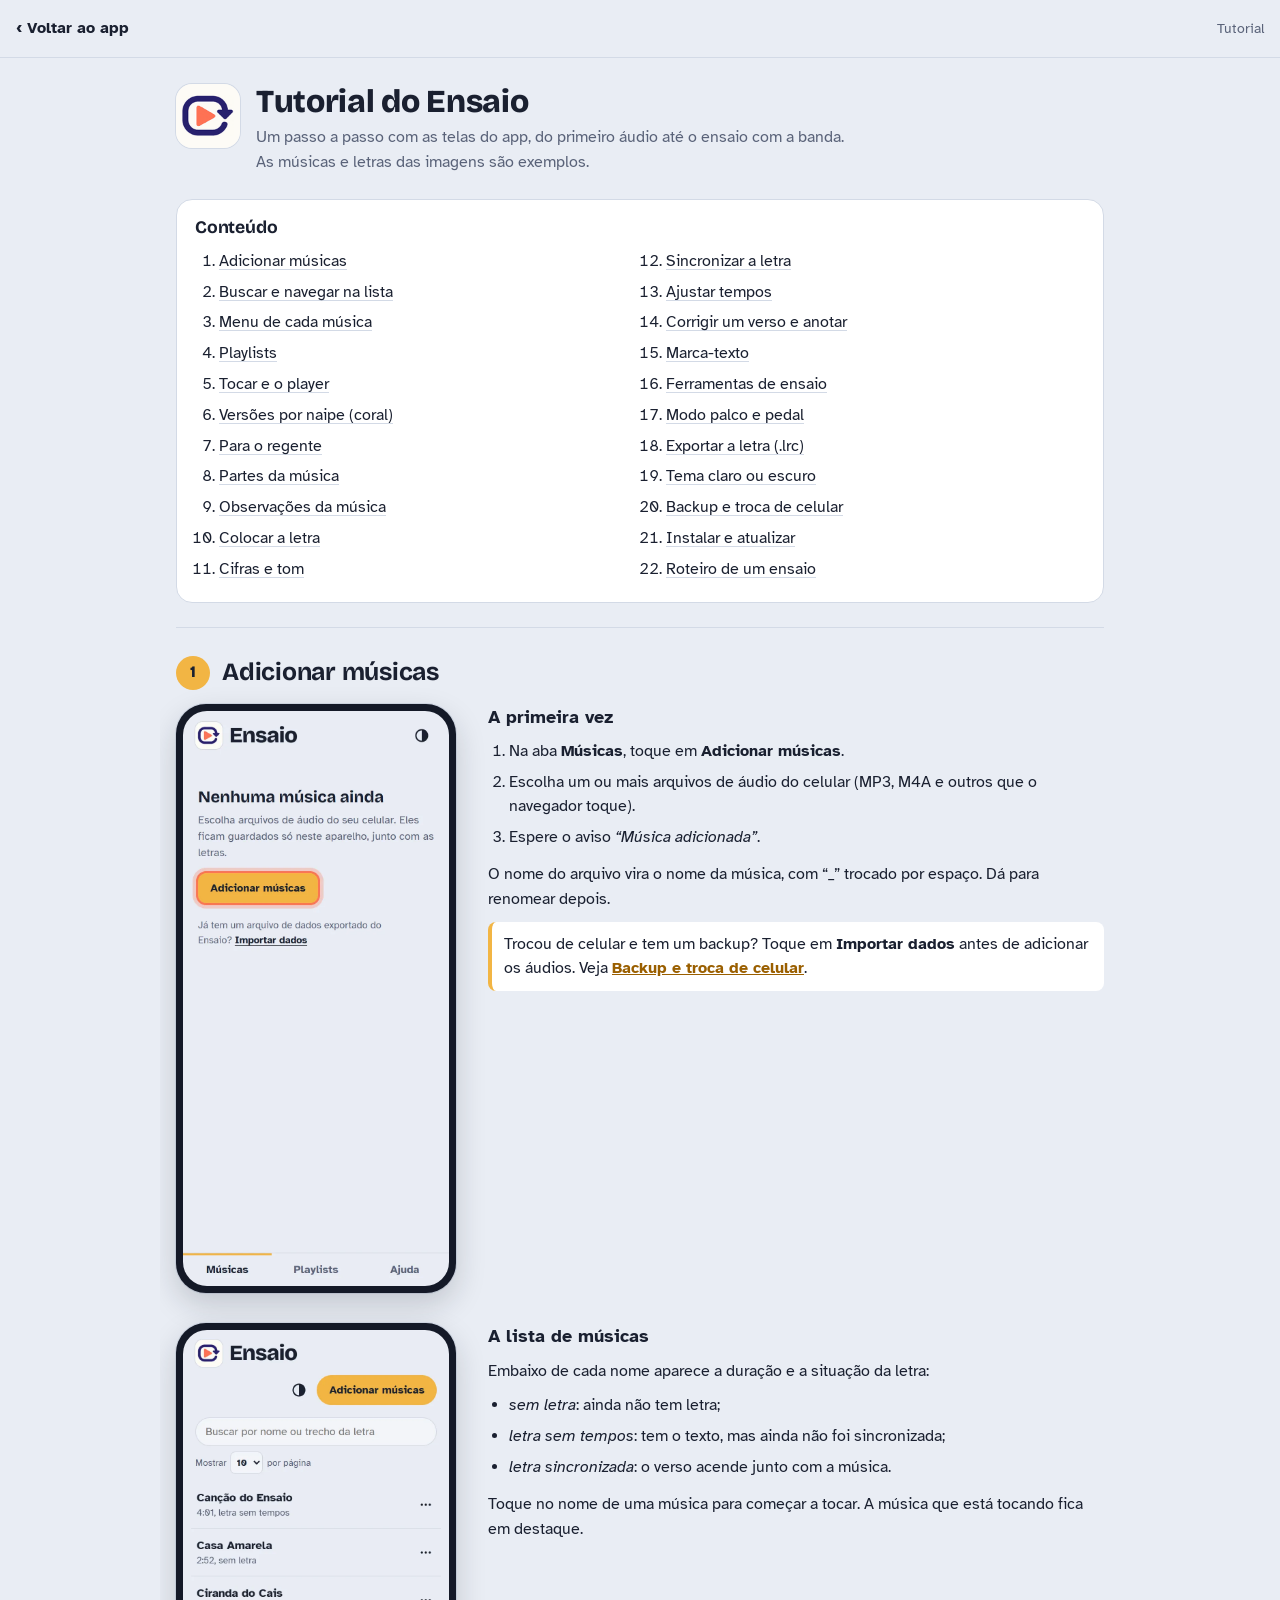
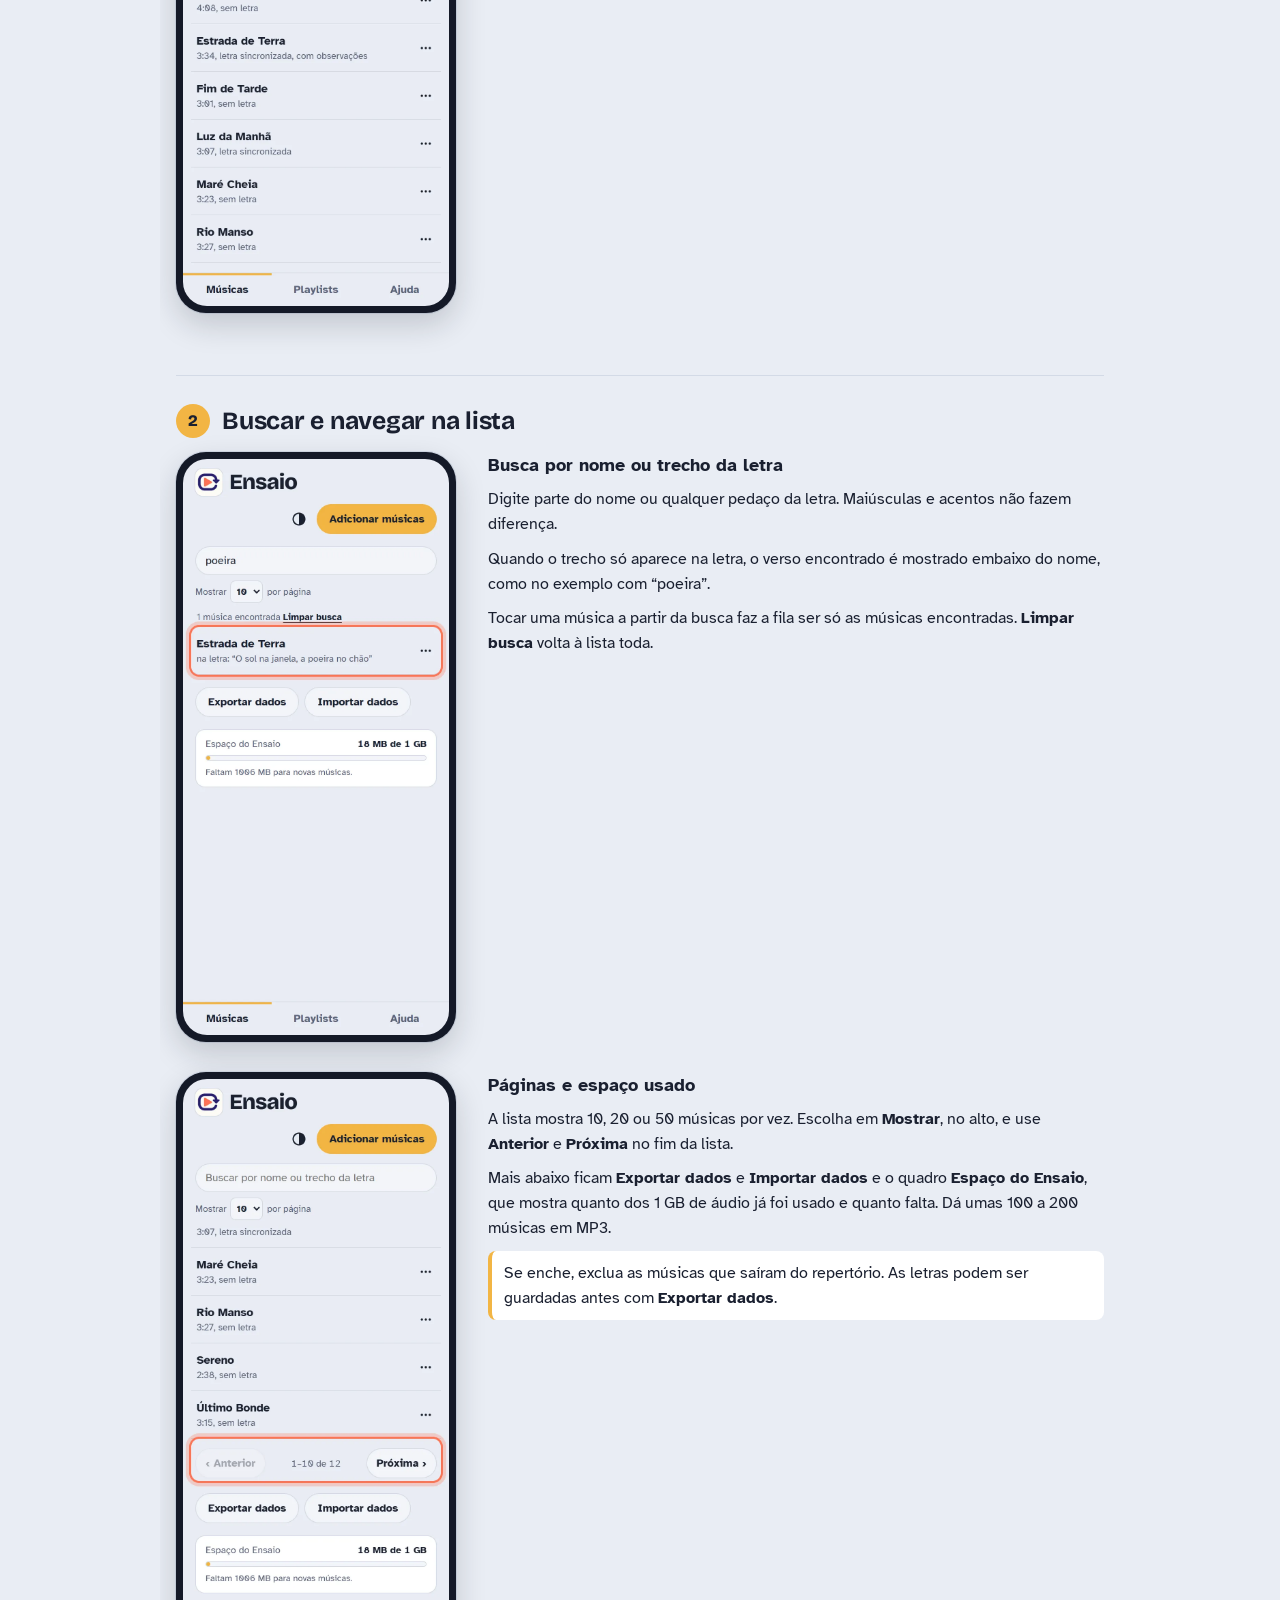
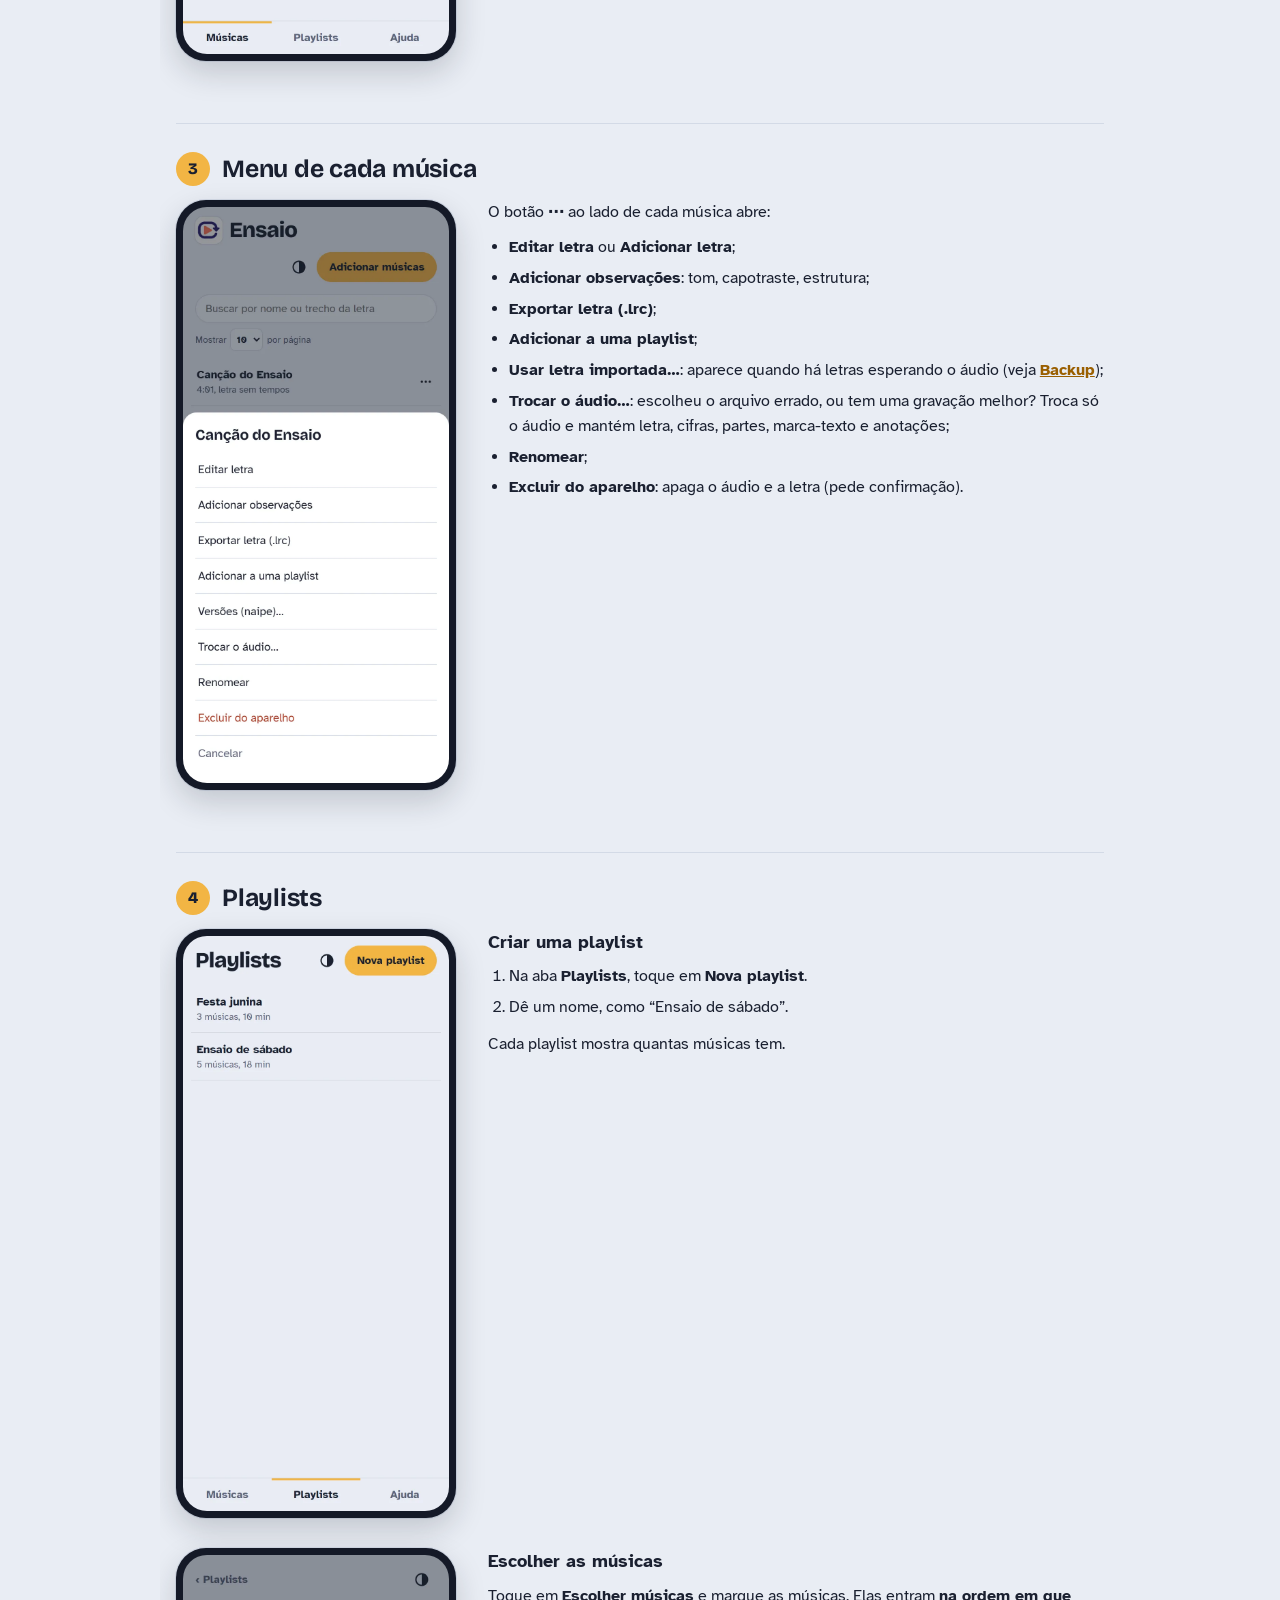
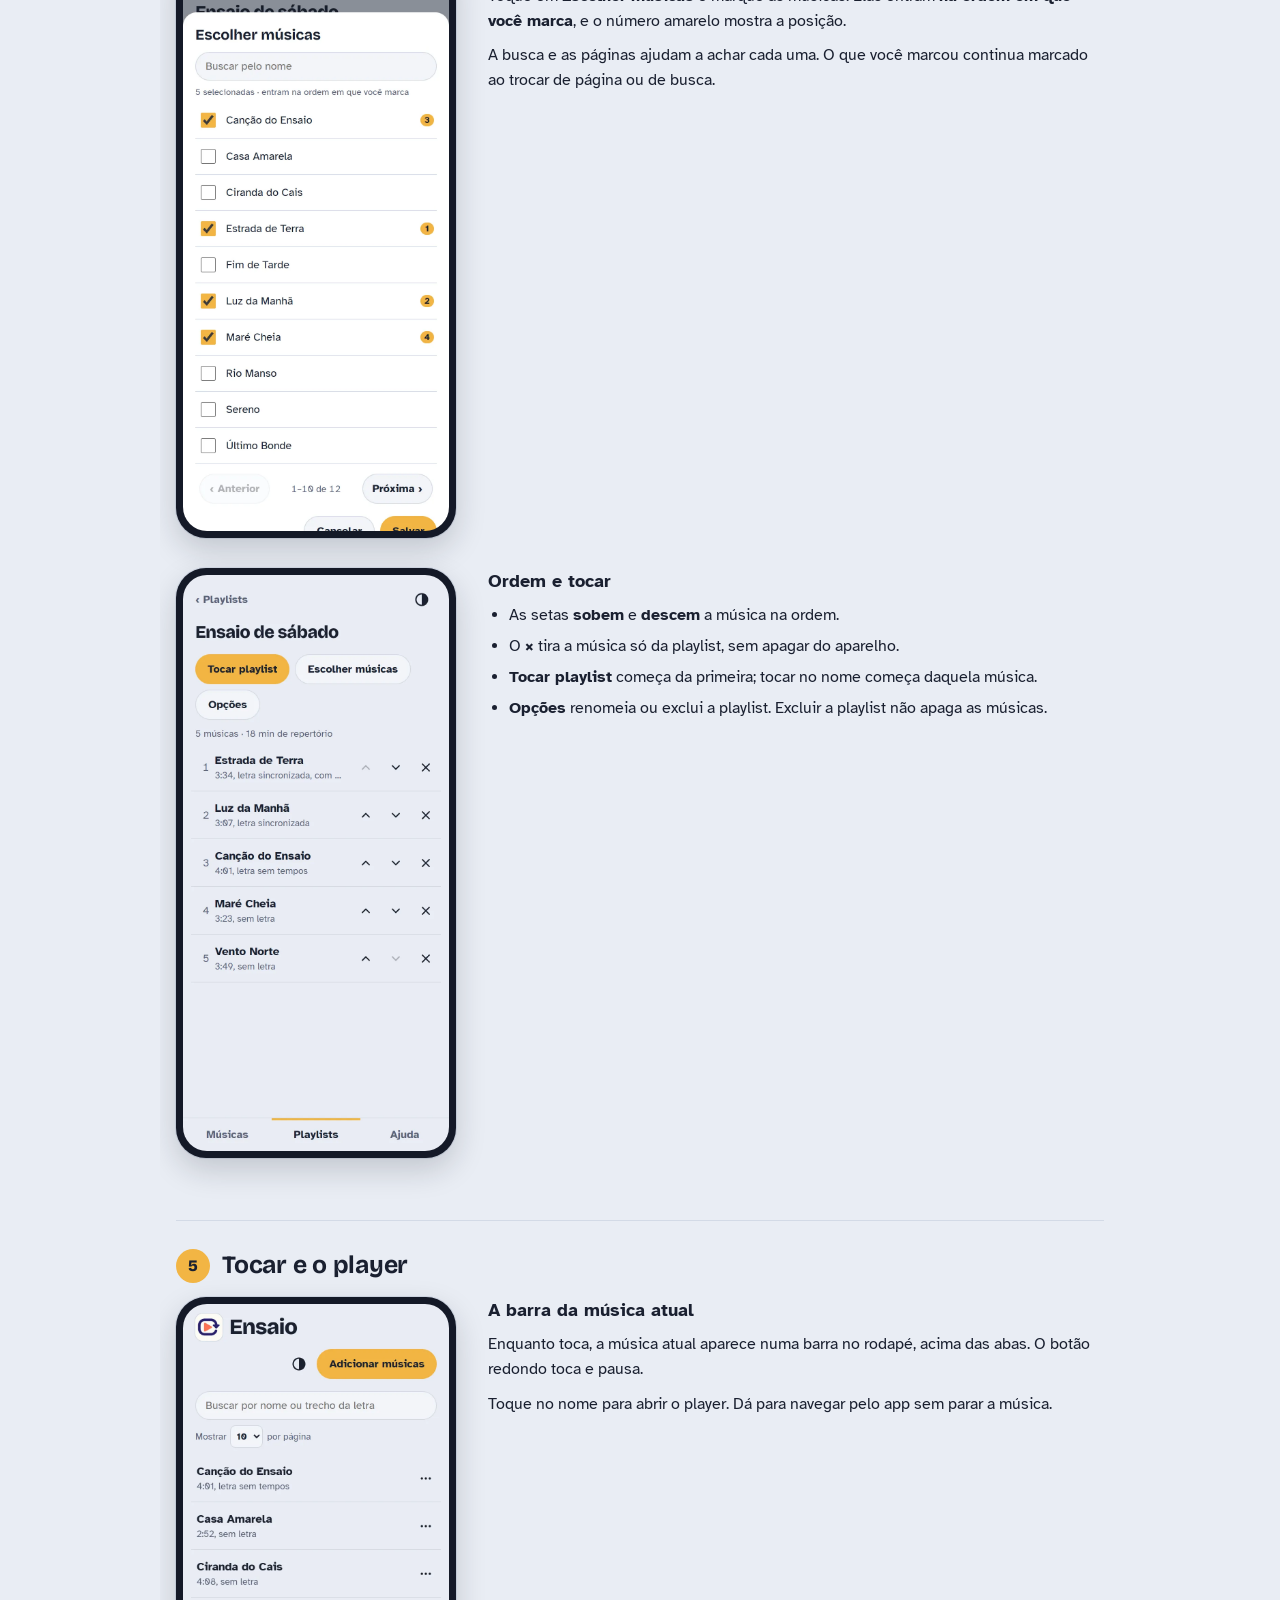
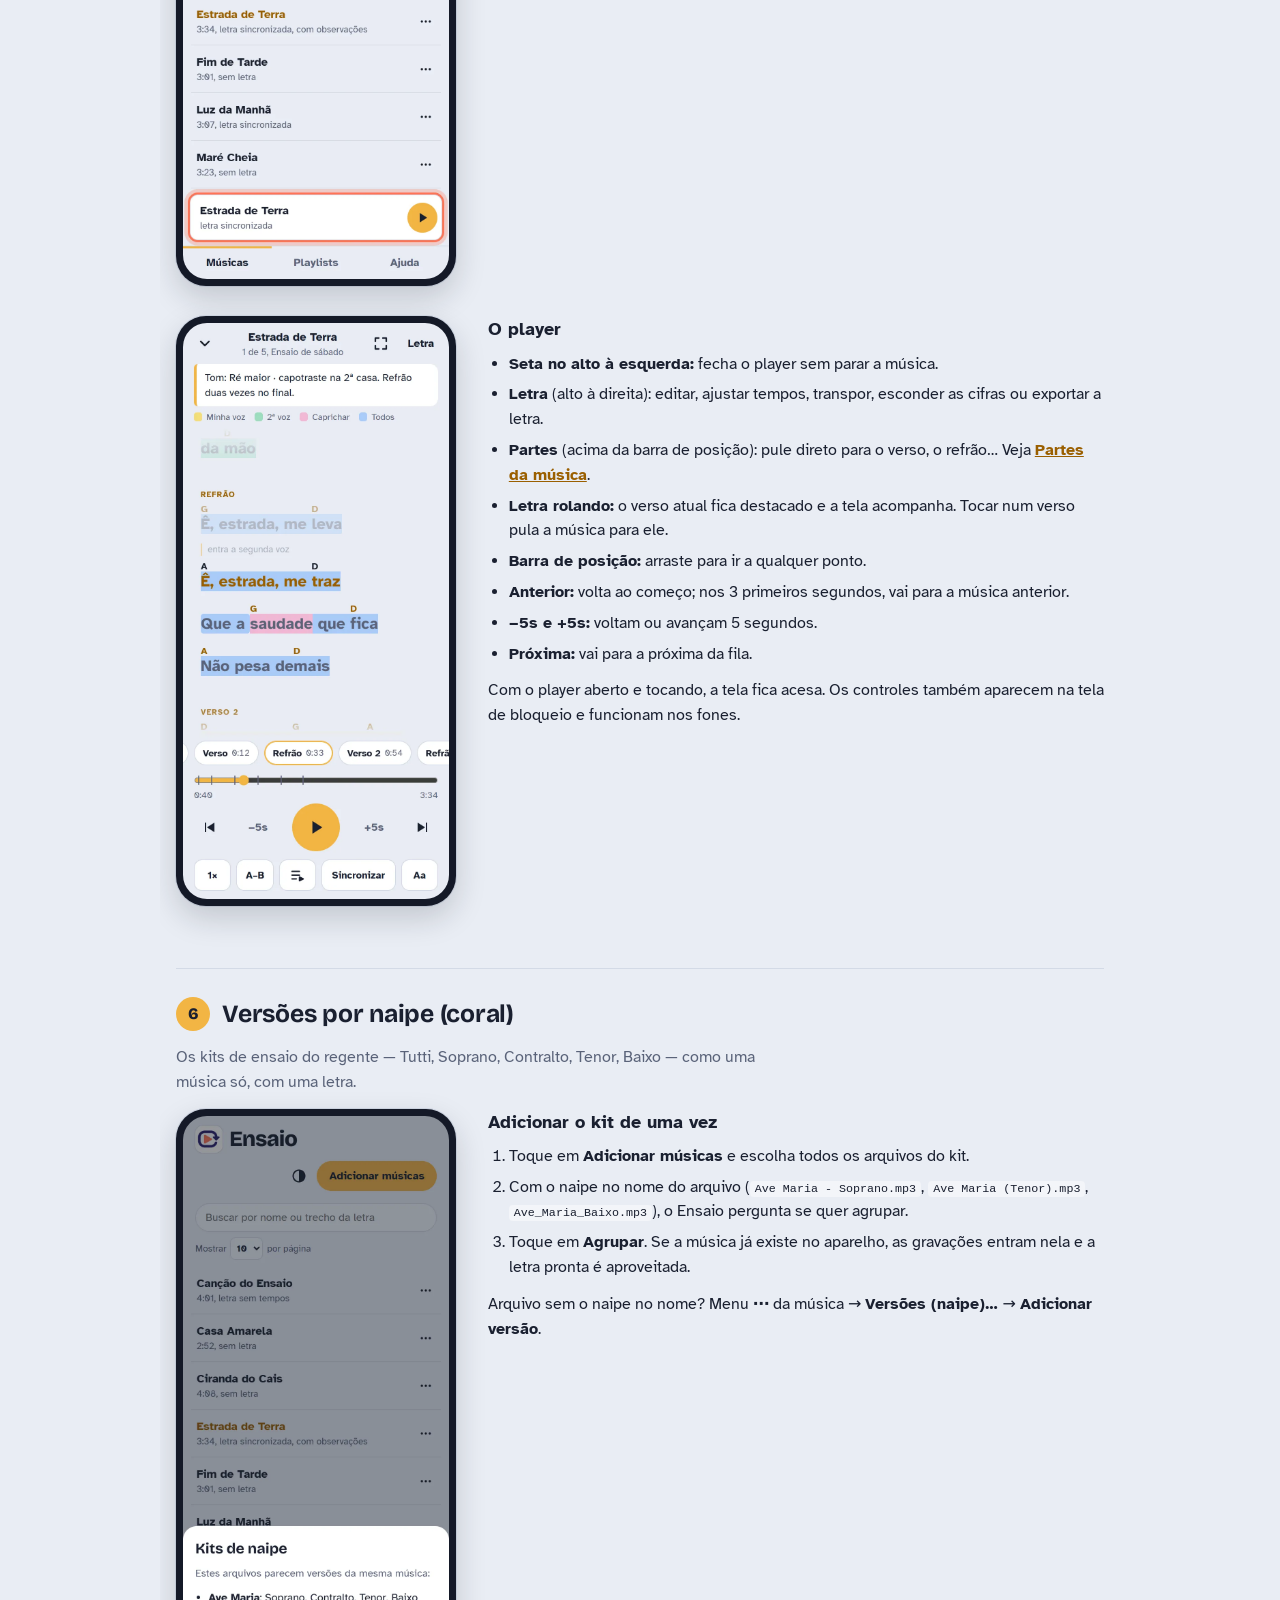
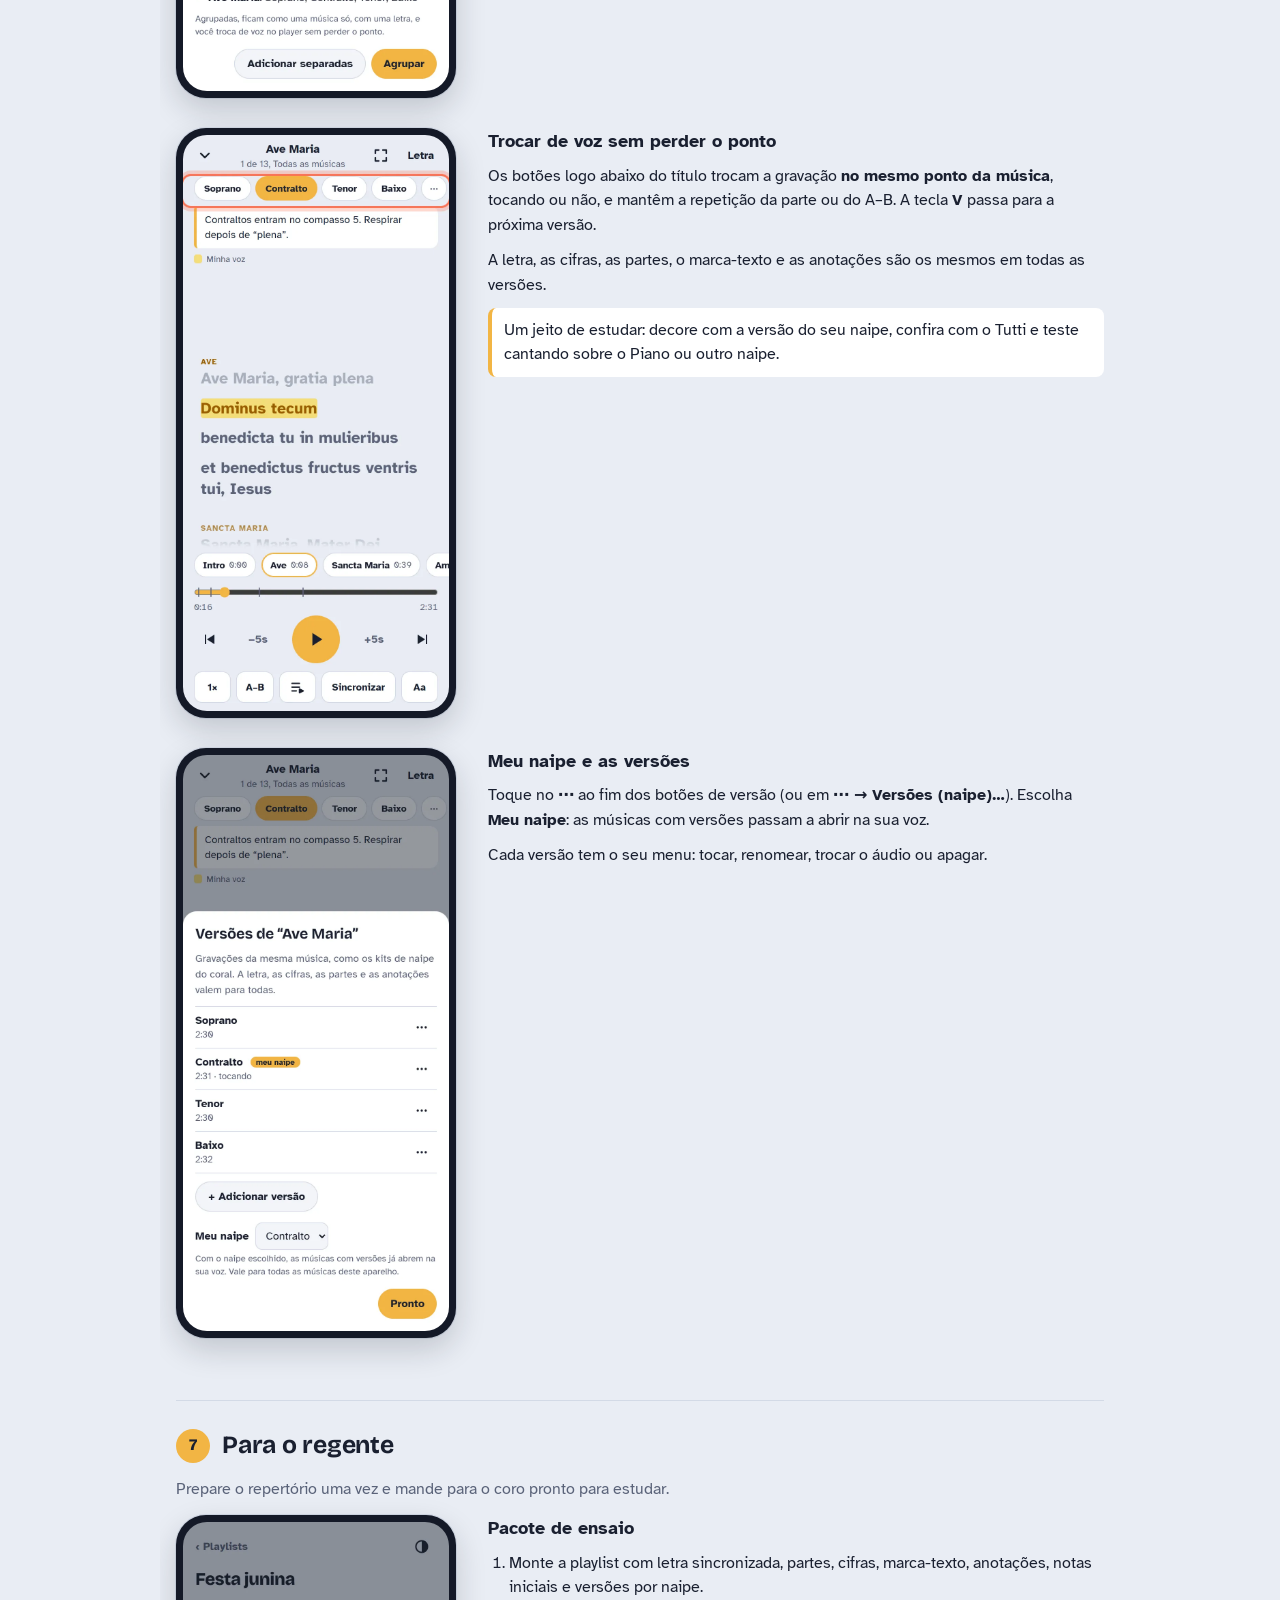
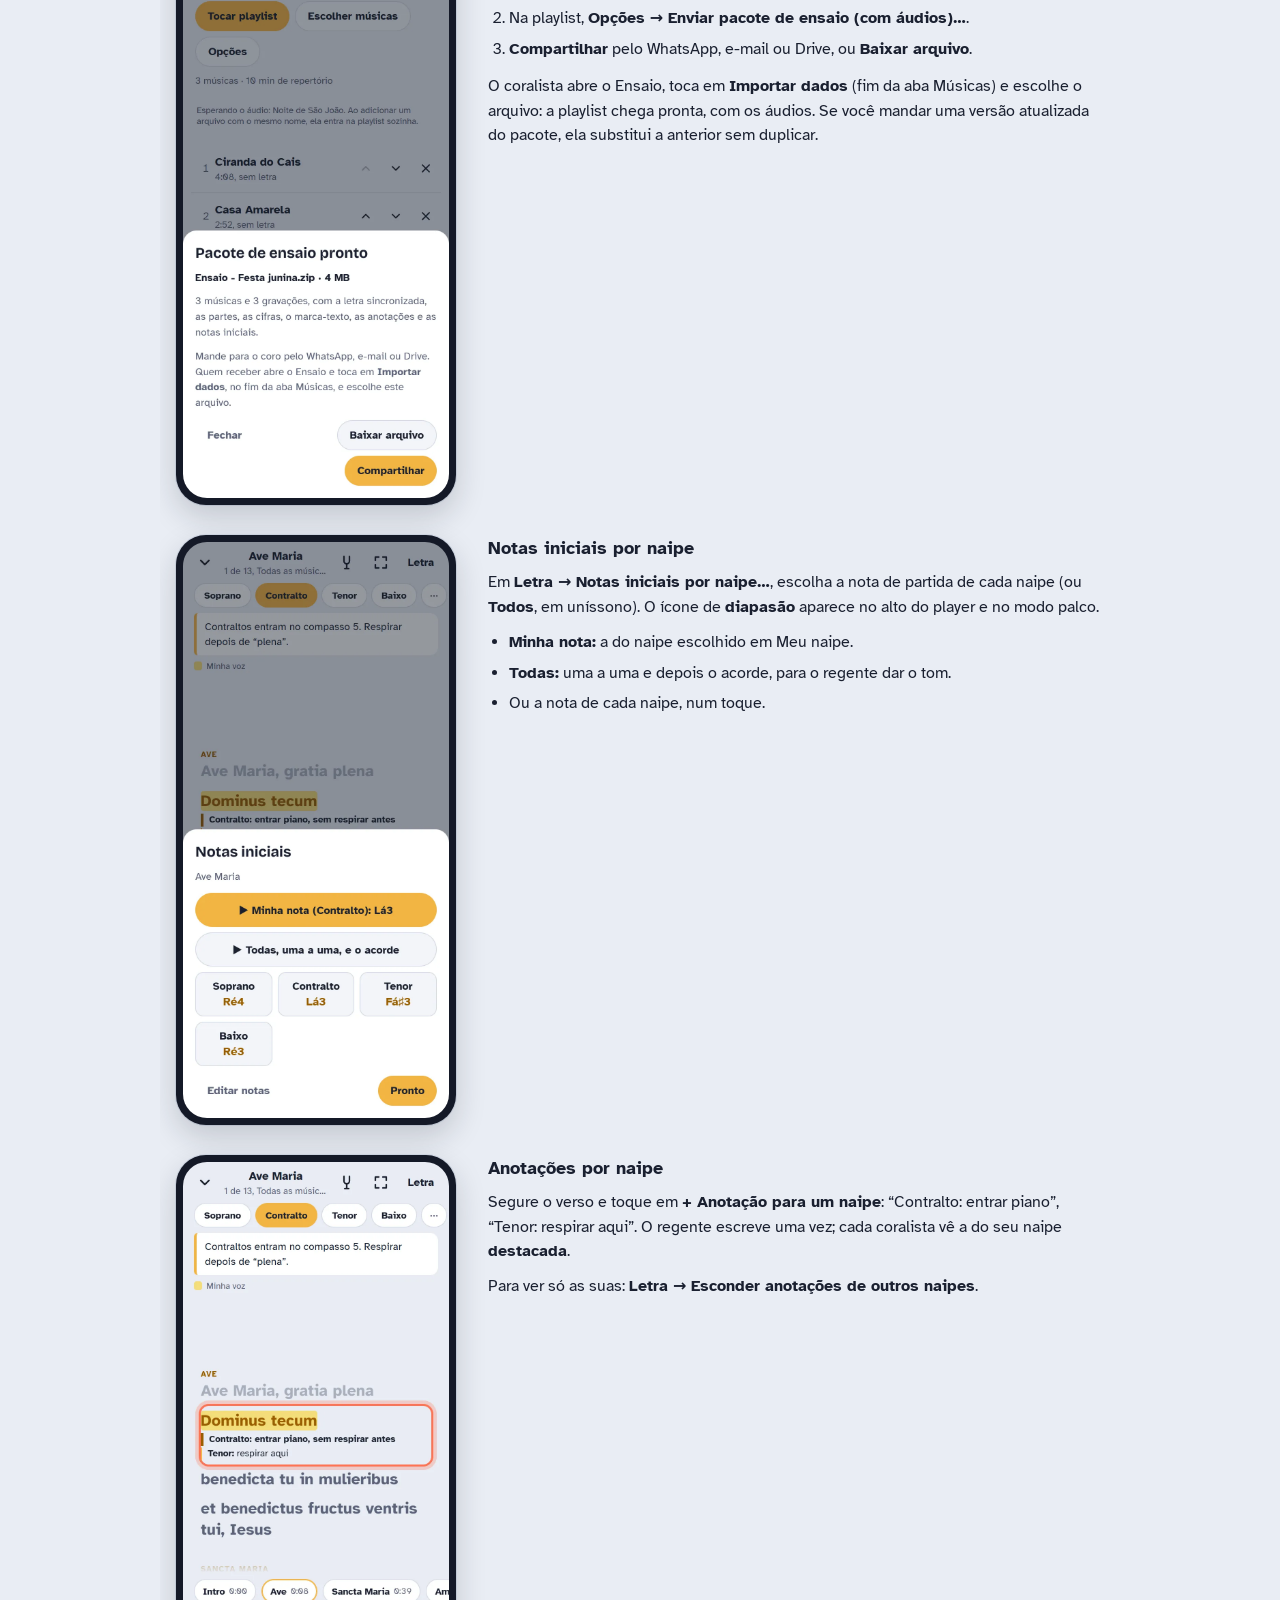
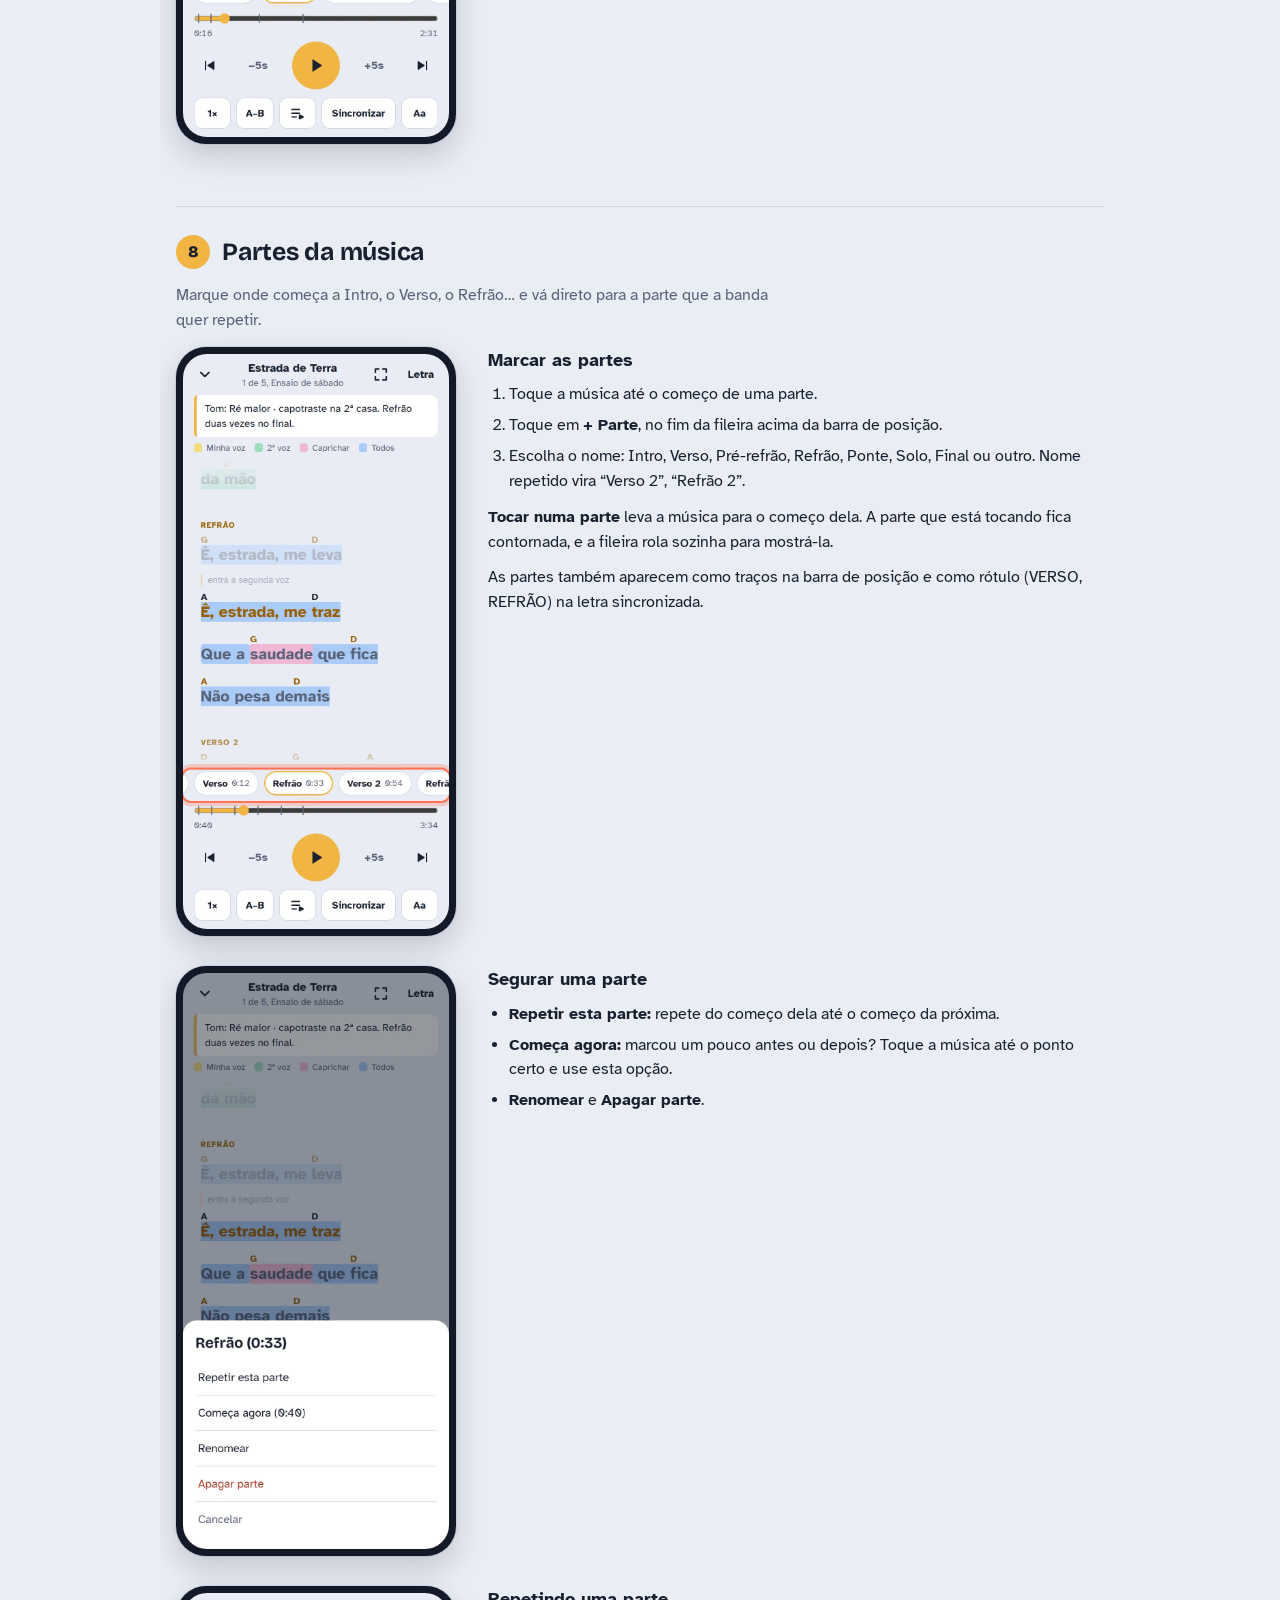
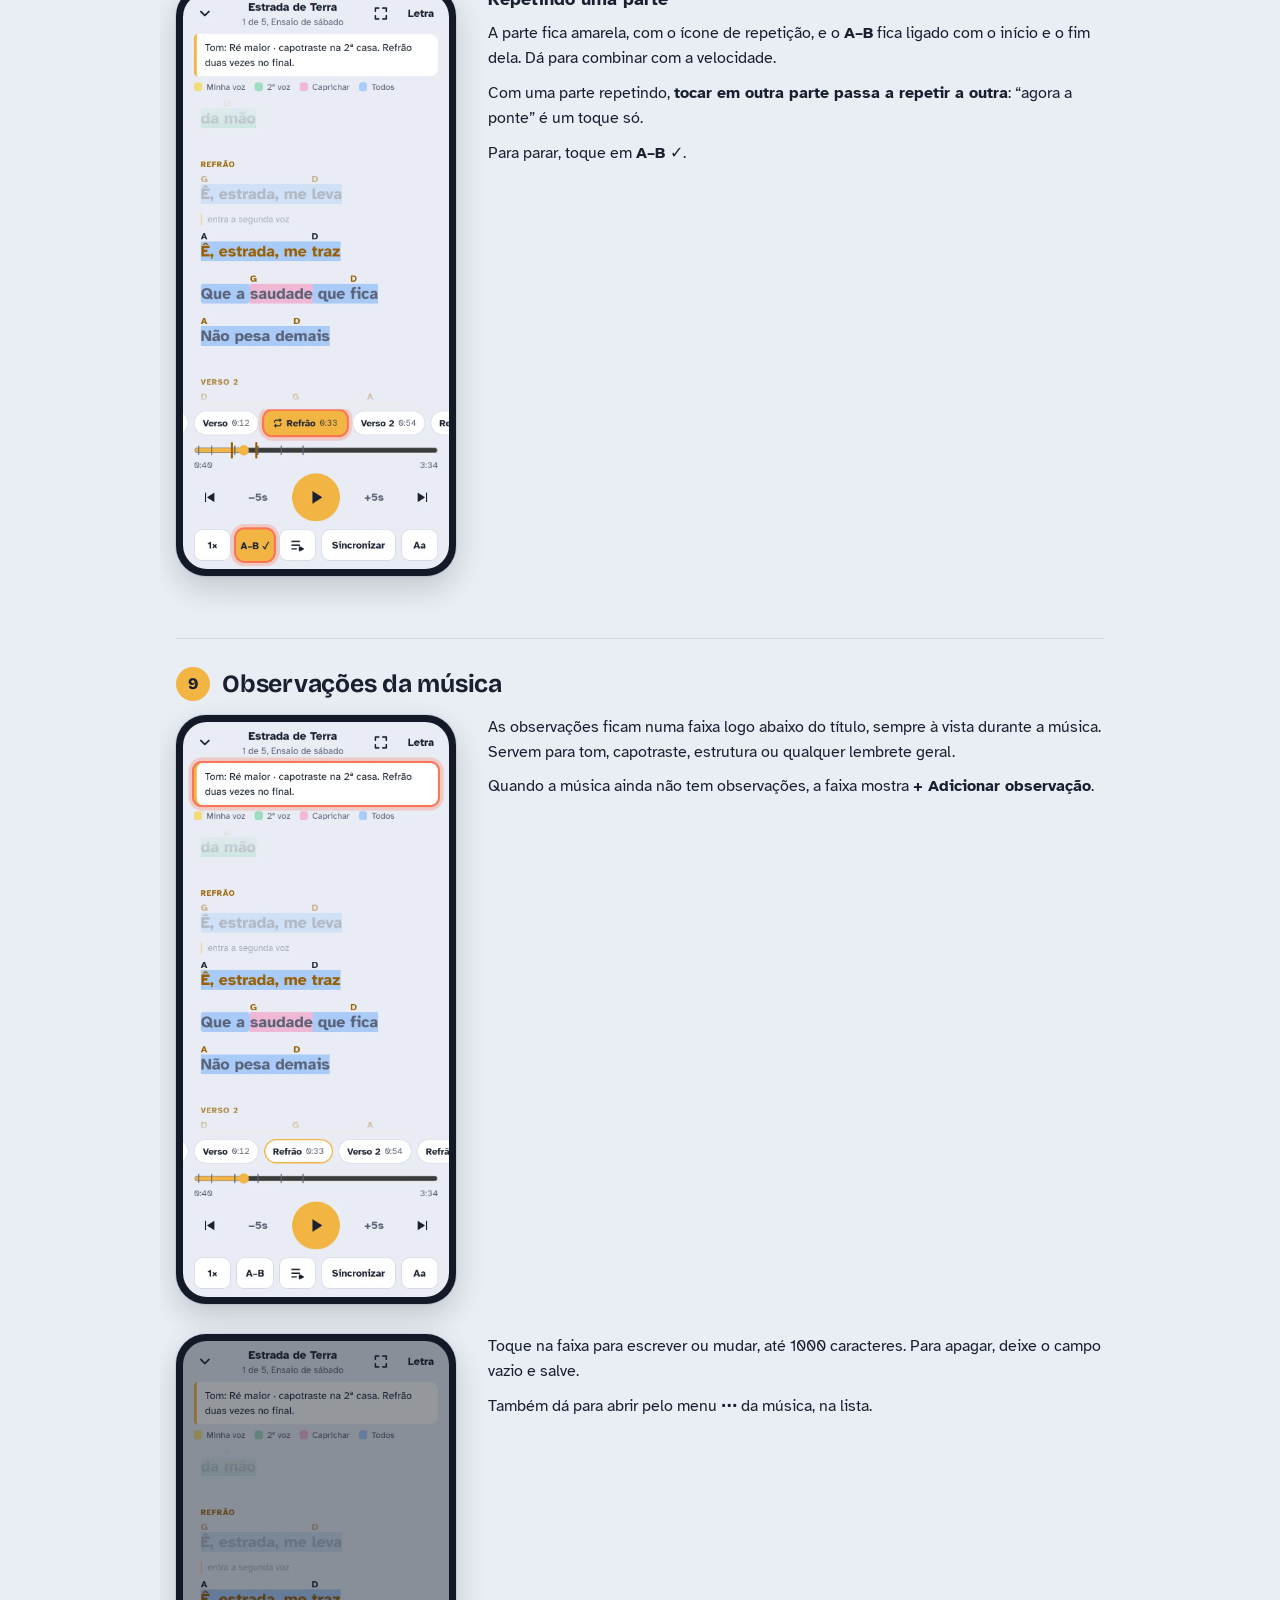
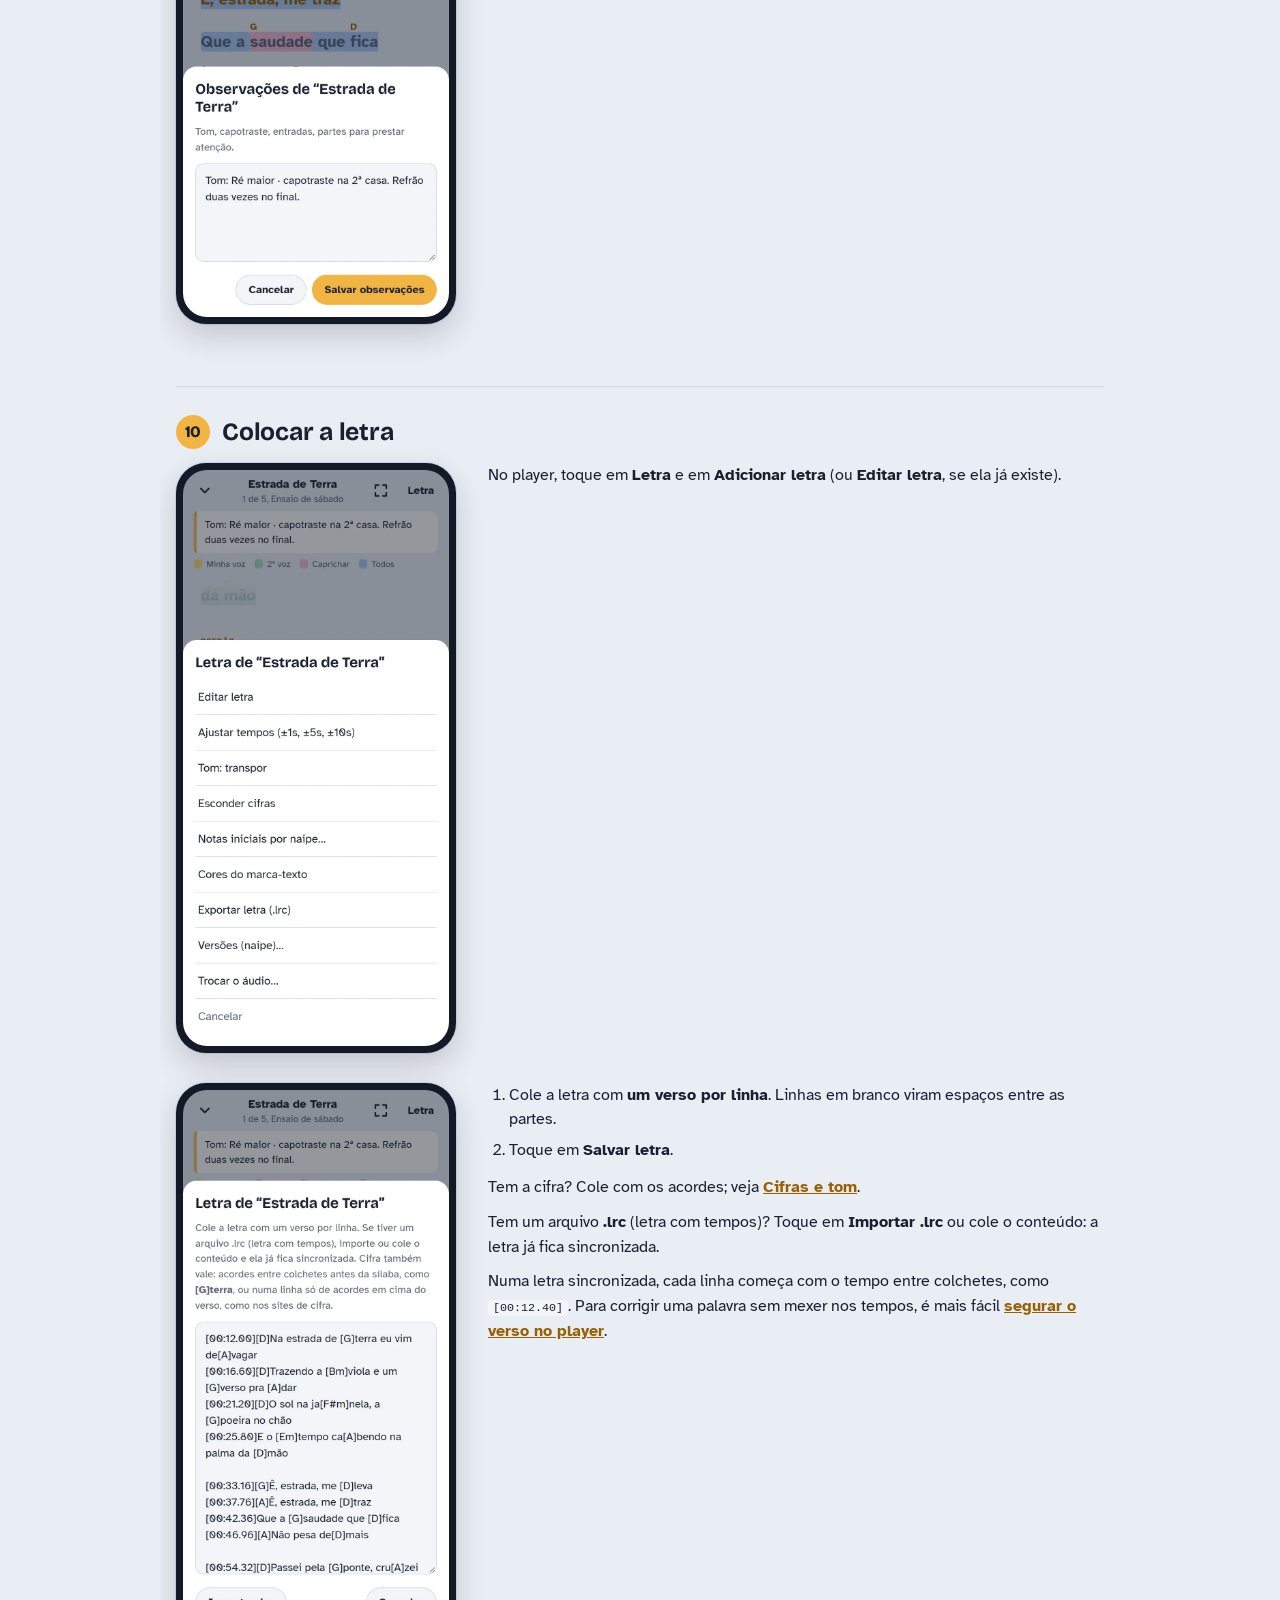
<file: tutorial.html>
<!DOCTYPE html>
<html lang="pt-BR">
<head>
<meta charset="utf-8">
<meta name="viewport" content="width=device-width, initial-scale=1, viewport-fit=cover">
<title>Tutorial do Ensaio</title>
<meta name="description" content="Passo a passo do Ensaio, com imagens: músicas, playlists, letra sincronizada, ferramentas de ensaio, backup e instalação.">
<meta name="theme-color" content="#E9EDF4">
<link rel="icon" type="image/png" sizes="32x32" href="img/favicon-32.png">
<link rel="apple-touch-icon" href="img/apple-touch-icon.png">
<script>try{var t=localStorage.getItem('ensaio-theme');if(t==='light'||t==='dark')document.documentElement.setAttribute('data-theme',t);}catch(e){}
if(window.parent!==window)document.documentElement.classList.add('embed');</script>
<link rel="preconnect" href="https://fonts.googleapis.com">
<link rel="preconnect" href="https://fonts.gstatic.com" crossorigin>
<link href="https://fonts.googleapis.com/css2?family=Atkinson+Hyperlegible:wght@400;700&family=Bricolage+Grotesque:opsz,wght@12..96,700;12..96,800&display=swap" rel="stylesheet">
<link rel="stylesheet" href="css/styles.css">
<link rel="stylesheet" href="css/tutorial.css">
</head>
<body class="tut">

<header class="tut-bar">
  <a class="tut-back" id="tutBack" href="./">‹ Voltar ao app</a>
  <span class="tut-bar-title">Tutorial</span>
</header>

<main class="tut-main">

<section class="tut-hero">
  <img src="img/logo-96.png" alt="" width="64" height="64">
  <div>
    <h1>Tutorial do Ensaio</h1>
    <p>Um passo a passo com as telas do app, do primeiro áudio até o ensaio com a banda. As músicas e letras das imagens são exemplos.</p>
  </div>
</section>

<nav class="tut-toc" aria-label="Conteúdo">
  <h2>Conteúdo</h2>
  <ol>
    <li><a href="#comecar">Adicionar músicas</a></li>
    <li><a href="#lista">Buscar e navegar na lista</a></li>
    <li><a href="#menu">Menu de cada música</a></li>
    <li><a href="#playlists">Playlists</a></li>
    <li><a href="#tocar">Tocar e o player</a></li>
    <li><a href="#versoes">Versões por naipe (coral)</a></li>
    <li><a href="#regente">Para o regente</a></li>
    <li><a href="#partes">Partes da música</a></li>
    <li><a href="#observacoes">Observações da música</a></li>
    <li><a href="#letra">Colocar a letra</a></li>
    <li><a href="#cifras">Cifras e tom</a></li>
    <li><a href="#sincronizar">Sincronizar a letra</a></li>
    <li><a href="#ajustar">Ajustar tempos</a></li>
    <li><a href="#verso">Corrigir um verso e anotar</a></li>
    <li><a href="#marca-texto">Marca-texto</a></li>
    <li><a href="#ferramentas">Ferramentas de ensaio</a></li>
    <li><a href="#palco">Modo palco e pedal</a></li>
    <li><a href="#lrc">Exportar a letra (.lrc)</a></li>
    <li><a href="#tema">Tema claro ou escuro</a></li>
    <li><a href="#backup">Backup e troca de celular</a></li>
    <li><a href="#instalar">Instalar e atualizar</a></li>
    <li><a href="#roteiro">Roteiro de um ensaio</a></li>
  </ol>
</nav>

<section class="tut-sec" id="comecar">
  <h2><span class="n">1</span>Adicionar músicas</h2>
  <div class="step">
    <figure class="phone"><img src="img/tutorial/01-inicio.webp" width="780" height="1688" loading="lazy" alt="Tela inicial vazia com o botão Adicionar músicas destacado"></figure>
    <div class="txt">
      <h3>A primeira vez</h3>
      <ol>
        <li>Na aba <b>Músicas</b>, toque em <b>Adicionar músicas</b>.</li>
        <li>Escolha um ou mais arquivos de áudio do celular (MP3, M4A e outros que o navegador toque).</li>
        <li>Espere o aviso <i>“Música adicionada”</i>.</li>
      </ol>
      <p>O nome do arquivo vira o nome da música, com “_” trocado por espaço. Dá para renomear depois.</p>
      <p class="tip">Trocou de celular e tem um backup? Toque em <b>Importar dados</b> antes de adicionar os áudios. Veja <a href="#backup">Backup e troca de celular</a>.</p>
    </div>
  </div>
  <div class="step">
    <figure class="phone"><img src="img/tutorial/02-lista.webp" width="780" height="1688" loading="lazy" alt="Lista de músicas com duração e situação da letra"></figure>
    <div class="txt">
      <h3>A lista de músicas</h3>
      <p>Embaixo de cada nome aparece a duração e a situação da letra:</p>
      <ul>
        <li><i>sem letra</i>: ainda não tem letra;</li>
        <li><i>letra sem tempos</i>: tem o texto, mas ainda não foi sincronizada;</li>
        <li><i>letra sincronizada</i>: o verso acende junto com a música.</li>
      </ul>
      <p>Toque no nome de uma música para começar a tocar. A música que está tocando fica em destaque.</p>
    </div>
  </div>
</section>

<section class="tut-sec" id="lista">
  <h2><span class="n">2</span>Buscar e navegar na lista</h2>
  <div class="step">
    <figure class="phone"><img src="img/tutorial/03-busca.webp" width="780" height="1688" loading="lazy" alt="Busca pela palavra poeira encontrando a música pelo trecho da letra"></figure>
    <div class="txt">
      <h3>Busca por nome ou trecho da letra</h3>
      <p>Digite parte do nome ou qualquer pedaço da letra. Maiúsculas e acentos não fazem diferença.</p>
      <p>Quando o trecho só aparece na letra, o verso encontrado é mostrado embaixo do nome, como no exemplo com “poeira”.</p>
      <p>Tocar uma música a partir da busca faz a fila ser só as músicas encontradas. <b>Limpar busca</b> volta à lista toda.</p>
    </div>
  </div>
  <div class="step">
    <figure class="phone"><img src="img/tutorial/04-paginas-espaco.webp" width="780" height="1688" loading="lazy" alt="Fim da lista com os botões de página, exportar e importar dados e o espaço usado"></figure>
    <div class="txt">
      <h3>Páginas e espaço usado</h3>
      <p>A lista mostra 10, 20 ou 50 músicas por vez. Escolha em <b>Mostrar</b>, no alto, e use <b>Anterior</b> e <b>Próxima</b> no fim da lista.</p>
      <p>Mais abaixo ficam <b>Exportar dados</b> e <b>Importar dados</b> e o quadro <b>Espaço do Ensaio</b>, que mostra quanto dos 1 GB de áudio já foi usado e quanto falta. Dá umas 100 a 200 músicas em MP3.</p>
      <p class="tip">Se enche, exclua as músicas que saíram do repertório. As letras podem ser guardadas antes com <b>Exportar dados</b>.</p>
    </div>
  </div>
</section>

<section class="tut-sec" id="menu">
  <h2><span class="n">3</span>Menu de cada música</h2>
  <div class="step">
    <figure class="phone"><img src="img/tutorial/05-menu-musica.webp" width="780" height="1688" loading="lazy" alt="Menu de opções de uma música"></figure>
    <div class="txt">
      <p>O botão <b>⋯</b> ao lado de cada música abre:</p>
      <ul>
        <li><b>Editar letra</b> ou <b>Adicionar letra</b>;</li>
        <li><b>Adicionar observações</b>: tom, capotraste, estrutura;</li>
        <li><b>Exportar letra (.lrc)</b>;</li>
        <li><b>Adicionar a uma playlist</b>;</li>
        <li><b>Usar letra importada…</b>: aparece quando há letras esperando o áudio (veja <a href="#backup">Backup</a>);</li>
        <li><b>Trocar o áudio…</b>: escolheu o arquivo errado, ou tem uma gravação melhor? Troca só o áudio e mantém letra, cifras, partes, marca-texto e anotações;</li>
        <li><b>Renomear</b>;</li>
        <li><b>Excluir do aparelho</b>: apaga o áudio e a letra (pede confirmação).</li>
      </ul>
    </div>
  </div>
</section>

<section class="tut-sec" id="playlists">
  <h2><span class="n">4</span>Playlists</h2>
  <div class="step">
    <figure class="phone"><img src="img/tutorial/06-playlists.webp" width="780" height="1688" loading="lazy" alt="Aba Playlists com duas playlists"></figure>
    <div class="txt">
      <h3>Criar uma playlist</h3>
      <ol>
        <li>Na aba <b>Playlists</b>, toque em <b>Nova playlist</b>.</li>
        <li>Dê um nome, como “Ensaio de sábado”.</li>
      </ol>
      <p>Cada playlist mostra quantas músicas tem.</p>
    </div>
  </div>
  <div class="step">
    <figure class="phone"><img src="img/tutorial/08-escolher-musicas.webp" width="780" height="1688" loading="lazy" alt="Janela Escolher músicas com músicas marcadas e numeradas na ordem"></figure>
    <div class="txt">
      <h3>Escolher as músicas</h3>
      <p>Toque em <b>Escolher músicas</b> e marque as músicas. Elas entram <b>na ordem em que você marca</b>, e o número amarelo mostra a posição.</p>
      <p>A busca e as páginas ajudam a achar cada uma. O que você marcou continua marcado ao trocar de página ou de busca.</p>
    </div>
  </div>
  <div class="step">
    <figure class="phone"><img src="img/tutorial/07-playlist-aberta.webp" width="780" height="1688" loading="lazy" alt="Playlist aberta com as músicas numeradas e setas para mudar a ordem"></figure>
    <div class="txt">
      <h3>Ordem e tocar</h3>
      <ul>
        <li>As setas <b>sobem</b> e <b>descem</b> a música na ordem.</li>
        <li>O <b>×</b> tira a música só da playlist, sem apagar do aparelho.</li>
        <li><b>Tocar playlist</b> começa da primeira; tocar no nome começa daquela música.</li>
        <li><b>Opções</b> renomeia ou exclui a playlist. Excluir a playlist não apaga as músicas.</li>
      </ul>
    </div>
  </div>
</section>

<section class="tut-sec" id="tocar">
  <h2><span class="n">5</span>Tocar e o player</h2>
  <div class="step">
    <figure class="phone"><img src="img/tutorial/09-mini-player.webp" width="780" height="1688" loading="lazy" alt="Barra da música atual no rodapé da tela"></figure>
    <div class="txt">
      <h3>A barra da música atual</h3>
      <p>Enquanto toca, a música atual aparece numa barra no rodapé, acima das abas. O botão redondo toca e pausa.</p>
      <p>Toque no nome para abrir o player. Dá para navegar pelo app sem parar a música.</p>
    </div>
  </div>
  <div class="step">
    <figure class="phone"><img src="img/tutorial/10-player.webp" width="780" height="1688" loading="lazy" alt="Player com a letra sincronizada e o verso atual destacado"></figure>
    <div class="txt">
      <h3>O player</h3>
      <ul>
        <li><b>Seta no alto à esquerda:</b> fecha o player sem parar a música.</li>
        <li><b>Letra</b> (alto à direita): editar, ajustar tempos, transpor, esconder as cifras ou exportar a letra.</li>
        <li><b>Partes</b> (acima da barra de posição): pule direto para o verso, o refrão… Veja <a href="#partes">Partes da música</a>.</li>
        <li><b>Letra rolando:</b> o verso atual fica destacado e a tela acompanha. Tocar num verso pula a música para ele.</li>
        <li><b>Barra de posição:</b> arraste para ir a qualquer ponto.</li>
        <li><b>Anterior:</b> volta ao começo; nos 3 primeiros segundos, vai para a música anterior.</li>
        <li><b>−5s e +5s:</b> voltam ou avançam 5 segundos.</li>
        <li><b>Próxima:</b> vai para a próxima da fila.</li>
      </ul>
      <p>Com o player aberto e tocando, a tela fica acesa. Os controles também aparecem na tela de bloqueio e funcionam nos fones.</p>
    </div>
  </div>
</section>

<section class="tut-sec" id="versoes">
  <h2><span class="n">6</span>Versões por naipe (coral)</h2>
  <p class="sec-lead">Os kits de ensaio do regente — Tutti, Soprano, Contralto, Tenor, Baixo — como uma música só, com uma letra.</p>
  <div class="step">
    <figure class="phone"><img src="img/tutorial/41-kit.webp" width="780" height="1688" loading="lazy" alt="Pergunta Kits de naipe: Ave Maria com Soprano, Contralto, Tenor e Baixo, e os botões Adicionar separadas e Agrupar"></figure>
    <div class="txt">
      <h3>Adicionar o kit de uma vez</h3>
      <ol>
        <li>Toque em <b>Adicionar músicas</b> e escolha todos os arquivos do kit.</li>
        <li>Com o naipe no nome do arquivo (<code>Ave Maria - Soprano.mp3</code>, <code>Ave Maria (Tenor).mp3</code>, <code>Ave_Maria_Baixo.mp3</code>), o Ensaio pergunta se quer agrupar.</li>
        <li>Toque em <b>Agrupar</b>. Se a música já existe no aparelho, as gravações entram nela e a letra pronta é aproveitada.</li>
      </ol>
      <p>Arquivo sem o naipe no nome? Menu <b>⋯</b> da música → <b>Versões (naipe)…</b> → <b>Adicionar versão</b>.</p>
    </div>
  </div>
  <div class="step">
    <figure class="phone"><img src="img/tutorial/42-versoes.webp" width="780" height="1688" loading="lazy" alt="Player com os botões de versão Soprano, Contralto, Tenor e Baixo abaixo do título"></figure>
    <div class="txt">
      <h3>Trocar de voz sem perder o ponto</h3>
      <p>Os botões logo abaixo do título trocam a gravação <b>no mesmo ponto da música</b>, tocando ou não, e mantêm a repetição da parte ou do A–B. A tecla <b>V</b> passa para a próxima versão.</p>
      <p>A letra, as cifras, as partes, o marca-texto e as anotações são os mesmos em todas as versões.</p>
      <p class="tip">Um jeito de estudar: decore com a versão do seu naipe, confira com o Tutti e teste cantando sobre o Piano ou outro naipe.</p>
    </div>
  </div>
  <div class="step">
    <figure class="phone"><img src="img/tutorial/43-meu-naipe.webp" width="780" height="1688" loading="lazy" alt="Janela Versões com a lista de versões, meu naipe marcado em Contralto e o botão Adicionar versão"></figure>
    <div class="txt">
      <h3>Meu naipe e as versões</h3>
      <p>Toque no <b>⋯</b> ao fim dos botões de versão (ou em <b>⋯ → Versões (naipe)…</b>). Escolha <b>Meu naipe</b>: as músicas com versões passam a abrir na sua voz.</p>
      <p>Cada versão tem o seu menu: tocar, renomear, trocar o áudio ou apagar.</p>
    </div>
  </div>
</section>

<section class="tut-sec" id="regente">
  <h2><span class="n">7</span>Para o regente</h2>
  <p class="sec-lead">Prepare o repertório uma vez e mande para o coro pronto para estudar.</p>
  <div class="step">
    <figure class="phone"><img src="img/tutorial/44-pacote.webp" width="780" height="1688" loading="lazy" alt="Pacote de ensaio pronto, com os botões Baixar arquivo e Compartilhar"></figure>
    <div class="txt">
      <h3>Pacote de ensaio</h3>
      <ol>
        <li>Monte a playlist com letra sincronizada, partes, cifras, marca-texto, anotações, notas iniciais e versões por naipe.</li>
        <li>Na playlist, <b>Opções → Enviar pacote de ensaio (com áudios)…</b>.</li>
        <li><b>Compartilhar</b> pelo WhatsApp, e-mail ou Drive, ou <b>Baixar arquivo</b>.</li>
      </ol>
      <p>O coralista abre o Ensaio, toca em <b>Importar dados</b> (fim da aba Músicas) e escolhe o arquivo: a playlist chega pronta, com os áudios. Se você mandar uma versão atualizada do pacote, ela substitui a anterior sem duplicar.</p>
    </div>
  </div>
  <div class="step">
    <figure class="phone"><img src="img/tutorial/45-diapasao.webp" width="780" height="1688" loading="lazy" alt="Janela Notas iniciais com Minha nota, Todas e as notas de cada naipe"></figure>
    <div class="txt">
      <h3>Notas iniciais por naipe</h3>
      <p>Em <b>Letra → Notas iniciais por naipe…</b>, escolha a nota de partida de cada naipe (ou <b>Todos</b>, em uníssono). O ícone de <b>diapasão</b> aparece no alto do player e no modo palco.</p>
      <ul>
        <li><b>Minha nota:</b> a do naipe escolhido em Meu naipe.</li>
        <li><b>Todas:</b> uma a uma e depois o acorde, para o regente dar o tom.</li>
        <li>Ou a nota de cada naipe, num toque.</li>
      </ul>
    </div>
  </div>
  <div class="step">
    <figure class="phone"><img src="img/tutorial/46-anotacao-naipe.webp" width="780" height="1688" loading="lazy" alt="Verso com anotações para Contralto, destacada, e para Tenor"></figure>
    <div class="txt">
      <h3>Anotações por naipe</h3>
      <p>Segure o verso e toque em <b>+ Anotação para um naipe</b>: “Contralto: entrar piano”, “Tenor: respirar aqui”. O regente escreve uma vez; cada coralista vê a do seu naipe <b>destacada</b>.</p>
      <p>Para ver só as suas: <b>Letra → Esconder anotações de outros naipes</b>.</p>
    </div>
  </div>
</section>

<section class="tut-sec" id="partes">
  <h2><span class="n">8</span>Partes da música</h2>
  <p class="sec-lead">Marque onde começa a Intro, o Verso, o Refrão… e vá direto para a parte que a banda quer repetir.</p>
  <div class="step">
    <figure class="phone"><img src="img/tutorial/31-partes.webp" width="780" height="1688" loading="lazy" alt="Fileira de partes acima da barra de posição, com o Refrão contornado"></figure>
    <div class="txt">
      <h3>Marcar as partes</h3>
      <ol>
        <li>Toque a música até o começo de uma parte.</li>
        <li>Toque em <b>+ Parte</b>, no fim da fileira acima da barra de posição.</li>
        <li>Escolha o nome: Intro, Verso, Pré-refrão, Refrão, Ponte, Solo, Final ou outro. Nome repetido vira “Verso 2”, “Refrão 2”.</li>
      </ol>
      <p><b>Tocar numa parte</b> leva a música para o começo dela. A parte que está tocando fica contornada, e a fileira rola sozinha para mostrá-la.</p>
      <p>As partes também aparecem como traços na barra de posição e como rótulo (VERSO, REFRÃO) na letra sincronizada.</p>
    </div>
  </div>
  <div class="step">
    <figure class="phone"><img src="img/tutorial/32-menu-parte.webp" width="780" height="1688" loading="lazy" alt="Menu da parte Refrão com Repetir esta parte, Começa agora, Renomear e Apagar parte"></figure>
    <div class="txt">
      <h3>Segurar uma parte</h3>
      <ul>
        <li><b>Repetir esta parte:</b> repete do começo dela até o começo da próxima.</li>
        <li><b>Começa agora:</b> marcou um pouco antes ou depois? Toque a música até o ponto certo e use esta opção.</li>
        <li><b>Renomear</b> e <b>Apagar parte</b>.</li>
      </ul>
    </div>
  </div>
  <div class="step">
    <figure class="phone"><img src="img/tutorial/33-repetir-parte.webp" width="780" height="1688" loading="lazy" alt="Refrão repetindo, com o chip amarelo e o botão A–B ligado"></figure>
    <div class="txt">
      <h3>Repetindo uma parte</h3>
      <p>A parte fica amarela, com o ícone de repetição, e o <b>A–B</b> fica ligado com o início e o fim dela. Dá para combinar com a velocidade.</p>
      <p>Com uma parte repetindo, <b>tocar em outra parte passa a repetir a outra</b>: “agora a ponte” é um toque só.</p>
      <p>Para parar, toque em <b>A–B ✓</b>.</p>
    </div>
  </div>
</section>

<section class="tut-sec" id="observacoes">
  <h2><span class="n">9</span>Observações da música</h2>
  <div class="step">
    <figure class="phone"><img src="img/tutorial/11-observacoes-faixa.webp" width="780" height="1688" loading="lazy" alt="Faixa de observações destacada abaixo do título no player"></figure>
    <div class="txt">
      <p>As observações ficam numa faixa logo abaixo do título, sempre à vista durante a música. Servem para tom, capotraste, estrutura ou qualquer lembrete geral.</p>
      <p>Quando a música ainda não tem observações, a faixa mostra <b>+ Adicionar observação</b>.</p>
    </div>
  </div>
  <div class="step">
    <figure class="phone"><img src="img/tutorial/12-observacoes.webp" width="780" height="1688" loading="lazy" alt="Janela para escrever as observações da música"></figure>
    <div class="txt">
      <p>Toque na faixa para escrever ou mudar, até 1000 caracteres. Para apagar, deixe o campo vazio e salve.</p>
      <p>Também dá para abrir pelo menu <b>⋯</b> da música, na lista.</p>
    </div>
  </div>
</section>

<section class="tut-sec" id="letra">
  <h2><span class="n">10</span>Colocar a letra</h2>
  <div class="step">
    <figure class="phone"><img src="img/tutorial/13-menu-letra.webp" width="780" height="1688" loading="lazy" alt="Menu Letra do player"></figure>
    <div class="txt">
      <p>No player, toque em <b>Letra</b> e em <b>Adicionar letra</b> (ou <b>Editar letra</b>, se ela já existe).</p>
    </div>
  </div>
  <div class="step">
    <figure class="phone"><img src="img/tutorial/14-editor-letra.webp" width="780" height="1688" loading="lazy" alt="Editor da letra com os tempos entre colchetes"></figure>
    <div class="txt">
      <ol>
        <li>Cole a letra com <b>um verso por linha</b>. Linhas em branco viram espaços entre as partes.</li>
        <li>Toque em <b>Salvar letra</b>.</li>
      </ol>
      <p>Tem a cifra? Cole com os acordes; veja <a href="#cifras">Cifras e tom</a>.</p>
      <p>Tem um arquivo <b>.lrc</b> (letra com tempos)? Toque em <b>Importar .lrc</b> ou cole o conteúdo: a letra já fica sincronizada.</p>
      <p>Numa letra sincronizada, cada linha começa com o tempo entre colchetes, como <code>[00:12.40]</code>. Para corrigir uma palavra sem mexer nos tempos, é mais fácil <a href="#verso">segurar o verso no player</a>.</p>
    </div>
  </div>
</section>

<section class="tut-sec" id="cifras">
  <h2><span class="n">11</span>Cifras e tom</h2>
  <div class="step">
    <figure class="phone"><img src="img/tutorial/34-cifras.webp" width="780" height="1688" loading="lazy" alt="Letra com os acordes em cima das sílabas e o verso atual destacado"></figure>
    <div class="txt">
      <h3>Acordes em cima da letra</h3>
      <p>Os acordes aparecem em cima da sílaba e acompanham a letra sincronizada. No verso que está tocando, eles ficam mais escuros, para ler rápido.</p>
      <p>Para colocar, cole a cifra no editor de letra em um destes formatos:</p>
      <ul>
        <li><b>Acordes entre colchetes</b>, antes da sílaba: <code>[D]Na estrada de [G]terra</code>. Funciona junto com os tempos .lrc.</li>
        <li><b>Como nos sites de cifra:</b> uma linha só de acordes em cima do verso. O Ensaio junta cada acorde com a sílaba embaixo dele.</li>
      </ul>
      <p>Uma linha só de acordes, sem verso, aparece como trecho instrumental. Para corrigir um acorde, <a href="#verso">segure o verso</a>.</p>
    </div>
  </div>
  <div class="step">
    <figure class="phone"><img src="img/tutorial/35-transpor.webp" width="780" height="1688" loading="lazy" alt="Janela Tom com os botões menos 1, Tom original e mais 1"></figure>
    <div class="txt">
      <h3>Transpor e esconder</h3>
      <ul>
        <li><b>Letra → Tom: transpor:</b> <b>−1</b> e <b>+1</b> descem e sobem meio tom; a janela mostra o tom original e o atual. Vale só para esta música e fica guardado.</li>
        <li><b>Tom original</b> volta tudo como era.</li>
        <li><b>Letra → Esconder cifras</b>, para quem só canta. Vale para todas as músicas deste aparelho.</li>
      </ul>
      <p class="tip">Transpor muda só os acordes mostrados. O áudio continua no tom em que foi gravado.</p>
    </div>
  </div>
</section>

<section class="tut-sec" id="sincronizar">
  <h2><span class="n">12</span>Sincronizar a letra</h2>
  <div class="step">
    <figure class="phone"><img src="img/tutorial/16-sincronizar.webp" width="780" height="1688" loading="lazy" alt="Modo sincronizar com o botão Marcar linha destacado"></figure>
    <div class="txt">
      <ol>
        <li>Toque em <b>Sincronizar</b>. A primeira linha fica marcada com um traço amarelo.</li>
        <li>Dê play.</li>
        <li>Toque em <b>Marcar linha</b> no instante em que cada verso começa. O Ensaio já desconta o pequeno atraso do toque.</li>
        <li>Errou? <b>Voltar linha</b> recua a música e você marca de novo.</li>
        <li>Para recomeçar de um verso, toque nele.</li>
        <li>Ao marcar a última linha, tudo é salvo. <b>Concluir</b> salva antes do fim; <b>Cancelar</b> descarta esta tentativa.</li>
      </ol>
    </div>
  </div>
  <div class="step">
    <figure class="phone"><img src="img/tutorial/15-menu-tempos.webp" width="780" height="1688" loading="lazy" alt="Menu Tempos da letra com Ajustar tempos e Sincronizar de novo"></figure>
    <div class="txt">
      <p>Se a letra já tem tempos, <b>Sincronizar</b> pergunta o que fazer:</p>
      <ul>
        <li><b>Ajustar tempos</b>: corrige versos que acendem cedo ou tarde (próximo passo);</li>
        <li><b>Sincronizar de novo, verso por verso</b>: marca tudo outra vez.</li>
      </ul>
    </div>
  </div>
</section>

<section class="tut-sec" id="ajustar">
  <h2><span class="n">13</span>Ajustar tempos</h2>
  <div class="step">
    <figure class="phone"><img src="img/tutorial/17-ajustar.webp" width="780" height="1688" loading="lazy" alt="Barra de ajuste com os botões de menos 10 a mais 10 segundos destacados"></figure>
    <div class="txt">
      <p>Para corrigir um verso que acende antes ou depois, sem sincronizar tudo de novo:</p>
      <ol>
        <li>Toque em <b>Sincronizar → Ajustar tempos</b> (também está em <b>Letra</b>).</li>
        <li>Toque no verso a corrigir. Ele fica marcado com o traço amarelo.</li>
        <li>Escolha o alcance: <b>Este verso</b>, <b>Daqui em diante</b> (este e todos os seguintes) ou <b>Letra toda</b>.</li>
        <li>Use <b>−10s −5s −1s</b> para o verso acender antes, ou <b>+1s +5s +10s</b> para acender depois.</li>
        <li><b>Concluir</b> salva; <b>Cancelar</b> volta tudo como estava.</li>
      </ol>
      <p>A cada toque a música volta 2 segundos antes do verso e toca, para você conferir na hora. Embaixo à esquerda aparece o tempo do verso.</p>
      <p class="tip">A letra toda está adiantada ou atrasada igual? Escolha <b>Letra toda</b> e resolva com um toque.</p>
    </div>
  </div>
</section>

<section class="tut-sec" id="verso">
  <h2><span class="n">14</span>Corrigir um verso e anotar</h2>
  <div class="step">
    <figure class="phone"><img src="img/tutorial/18-editar-verso.webp" width="780" height="1688" loading="lazy" alt="Janela Editar verso com o texto e a anotação"></figure>
    <div class="txt">
      <p>No player, <b>segure o dedo sobre um verso</b> por meio segundo, sem arrastar. Abre a janela <b>Editar verso</b>:</p>
      <ul>
        <li><b>Texto do verso:</b> corrija uma palavra sem abrir a letra toda. Se o verso tem acordes, eles aparecem entre colchetes, como <code>[G]Ê, estrada</code>: mude, apague ou acrescente. O tempo do verso continua o mesmo.</li>
        <li><b>Anotação:</b> um lembrete preso a esse verso, como “entra a segunda voz”, até 200 caracteres. Aparece embaixo do verso, com um traço amarelo (veja na imagem do player).</li>
        <li><b>Apagar:</b> remove o verso (pede confirmação). Os outros versos mantêm seus tempos.</li>
      </ul>
      <p>Para apagar só a anotação, deixe o campo vazio e salve.</p>
    </div>
  </div>
</section>

<section class="tut-sec" id="marca-texto">
  <h2><span class="n">15</span>Marca-texto</h2>
  <p class="sec-lead">Pinte versos ou trechos: quem canta cada parte, onde entra o coro, a palavra para caprichar.</p>
  <div class="step">
    <figure class="phone"><img src="img/tutorial/36-marca-texto.webp" width="780" height="1688" loading="lazy" alt="Editar verso com a palavra saudade selecionada e as cores do marca-texto"></figure>
    <div class="txt">
      <h3>Marcar</h3>
      <ol>
        <li>No player, <b>segure o verso</b>.</li>
        <li>Para marcar só um trecho, <b>selecione as palavras</b> no campo de texto. Sem seleção, a cor vale para o verso inteiro.</li>
        <li>Toque na cor. A prévia mostra como fica.</li>
        <li>Toque em <b>Salvar</b>.</li>
      </ol>
      <p><b>Sem cor</b> tira a marcação do trecho selecionado ou do verso todo. Se você mudar o texto, a marcação acompanha as palavras que continuarem iguais.</p>
    </div>
  </div>
  <div class="step">
    <figure class="phone"><img src="img/tutorial/37-legenda.webp" width="780" height="1688" loading="lazy" alt="Player com versos marcados em cores e a legenda Minha voz, 2ª voz e Todos"></figure>
    <div class="txt">
      <h3>Nomes das cores e legenda</h3>
      <p>Em <b>Letra → Cores do marca-texto</b>, dê nome a cada cor: “Minha voz”, “2ª voz”, “Todos”… Os nomes aparecem nos botões de cor e numa legenda no alto do player, só com as cores usadas na música.</p>
      <p>Os nomes valem para todas as músicas e vão junto no <a href="#backup">Exportar dados</a>.</p>
      <p class="tip">Dupla ou coral? Combine as cores com a banda e cada um importa o mesmo arquivo de dados: todo mundo lê a letra marcada do mesmo jeito.</p>
    </div>
  </div>
</section>

<section class="tut-sec" id="ferramentas">
  <h2><span class="n">16</span>Ferramentas de ensaio</h2>
  <p class="sec-lead">A fileira de botões no rodapé do player: <b>velocidade</b>, <b>A–B</b>, <b>ao terminar</b>, <b>Sincronizar</b> e <b>Aa</b>.</p>
  <div class="step">
    <figure class="phone"><img src="img/tutorial/19-velocidade.webp" width="780" height="1688" loading="lazy" alt="Menu de velocidade de 0,5 a 1,25 vezes"></figure>
    <div class="txt">
      <h3>Velocidade (1×)</h3>
      <p>De 0,5× a 1,25× <b>sem mudar o tom</b>. Ótimo para tirar uma passagem rápida devagar e ir subindo.</p>
      <p>O botão fica amarelo quando não está na velocidade normal, e a velocidade vale para todas as músicas até você mudar.</p>
    </div>
  </div>
  <div class="step">
    <figure class="phone"><img src="img/tutorial/20-trecho-ab.webp" width="780" height="1688" loading="lazy" alt="Repetição de trecho A–B ligada, com as marcas na barra de posição"></figure>
    <div class="txt">
      <h3>Repetir um trecho (A–B)</h3>
      <ol>
        <li>Toque em <b>A–B</b> no começo do trecho.</li>
        <li>Toque em <b>Marcar B</b> no fim.</li>
        <li>O trecho repete sem parar. As marcas aparecem na barra de posição.</li>
        <li>Toque em <b>A–B ✓</b> para desligar.</li>
      </ol>
      <p>O trecho desliga sozinho ao trocar de música. Combine com a velocidade para estudar passagens difíceis.</p>
    </div>
  </div>
  <div class="step">
    <figure class="phone"><img src="img/tutorial/21-ao-terminar.webp" width="780" height="1688" loading="lazy" alt="Menu Ao terminar a música com as quatro opções"></figure>
    <div class="txt">
      <h3>Ao terminar a música</h3>
      <p>O ícone ao lado do A–B escolhe o que acontece quando a música acaba:</p>
      <ul>
        <li><b>Pausar ao fim da música:</b> para e volta ao começo da mesma música. Bom para tocar uma vez e conversar com a banda.</li>
        <li><b>Seguir a fila até o fim:</b> passa para a próxima e para depois da última. É o padrão.</li>
        <li><b>Repetir esta música:</b> recomeça a mesma sem parar.</li>
        <li><b>Repetir a fila toda:</b> depois da última, volta para a primeira.</li>
      </ul>
      <p>O ícone fica destacado quando não está no padrão.</p>
    </div>
  </div>
  <div class="step">
    <figure class="phone"><img src="img/tutorial/22-letra-grande.webp" width="780" height="1688" loading="lazy" alt="Letra em tamanho grande, com o botão Aa destacado"></figure>
    <div class="txt">
      <h3>Tamanho da letra (Aa)</h3>
      <p>Cada toque alterna entre letra <b>média</b>, <b>grande</b> e <b>pequena</b>. A grande ajuda a ler de longe, com o celular na estante.</p>
    </div>
  </div>
</section>

<section class="tut-sec" id="palco">
  <h2><span class="n">17</span>Modo palco e pedal</h2>
  <p class="sec-lead">Para tocar ao vivo ou ensaiar de longe, com as mãos no instrumento.</p>
  <div class="step">
    <figure class="phone"><img src="img/tutorial/38-palco.webp" width="780" height="1688" loading="lazy" alt="Modo palco: letra grande em tela cheia, com o nome da música e a próxima no alto"></figure>
    <div class="txt">
      <h3>Modo palco</h3>
      <p>No player, toque no <b>ícone de tela cheia</b>, ao lado de <b>Letra</b>. Fica só a letra, bem grande, com cifras e marca-texto, e no alto a posição na fila e <b>a próxima música</b>.</p>
      <ul>
        <li>A tela fica acesa mesmo com a música parada.</li>
        <li>Tocar ou segurar um verso não pula a música nem abre a edição, para evitar toques sem querer.</li>
        <li><b>Sair:</b> o <b>×</b> no alto ou o botão voltar do celular.</li>
      </ul>
    </div>
  </div>
  <div class="step">
    <figure class="phone"><img src="img/tutorial/39-palco-controles.webp" width="780" height="1688" loading="lazy" alt="Modo palco com os controles abertos embaixo e as setas nas bordas"></figure>
    <div class="txt">
      <h3>Controles e troca de música</h3>
      <p><b>Toque na letra</b> para mostrar os controles (partes, barra, tocar, ferramentas). Eles somem sozinhos depois de alguns segundos.</p>
      <p><b>Toque nas bordas</b> da tela, à esquerda ou à direita, para ir à música anterior ou à próxima. A música fica <b>pronta, parada</b>, para a banda entrar junto: toque em ▶ quando for a hora.</p>
      <p class="tip">Combine com <b>Ao terminar → Pausar ao fim da música</b> para o show não emendar uma música na outra sem querer.</p>
    </div>
  </div>
  <div class="step">
    <figure class="phone"><img src="img/tutorial/40-pedal.webp" width="780" height="1688" loading="lazy" alt="Janela Pedal e teclado com as três opções e a lista de atalhos"></figure>
    <div class="txt">
      <h3>Pedal de virar página</h3>
      <p>Pedais Bluetooth de virar página funcionam como teclado: pareie com o celular e eles já controlam o Ensaio. Em <b>Ajuda → Pedal e teclado → Configurar o pedal</b>, escolha o que os dois botões fazem:</p>
      <ul>
        <li><b>Partes</b> (padrão): próxima parte e volta ao começo da parte (dois toques: parte anterior).</li>
        <li><b>Tocar:</b> tocar/pausar e voltar ao começo da parte.</li>
        <li><b>Músicas:</b> próxima música e anterior.</li>
      </ul>
      <p>No computador ou com teclado: <b>Espaço</b> toca e pausa, <b>← →</b> voltam e avançam 5 s, <b>L</b> repete a parte atual, <b>F</b> abre o modo palco e <b>?</b> mostra todos os atalhos.</p>
    </div>
  </div>
</section>

<section class="tut-sec" id="lrc">
  <h2><span class="n">18</span>Exportar a letra (.lrc)</h2>
  <div class="step">
    <figure class="phone"><img src="img/tutorial/23-exportar-lrc.webp" width="780" height="1688" loading="lazy" alt="Janela Exportar letra com o conteúdo do arquivo .lrc"></figure>
    <div class="txt">
      <p>Em <b>Letra → Exportar letra (.lrc)</b>, ou no menu <b>⋯</b> da música:</p>
      <ul>
        <li><b>Compartilhar .lrc:</b> manda o arquivo pelo menu de compartilhar do celular. É o melhor caminho.</li>
        <li><b>Baixar arquivo:</b> quando aparece, salva como <code>.lrc.txt</code>; renomeie tirando o “.txt”.</li>
        <li><b>Copiar texto:</b> copia o conteúdo.</li>
      </ul>
      <p>O .lrc abre em outros players com letra sincronizada. Acordes, marca-texto, observações e anotações não vão nele; para levá-las, use <a href="#backup">Exportar dados</a>.</p>
    </div>
  </div>
</section>

<section class="tut-sec" id="tema">
  <h2><span class="n">19</span>Tema claro ou escuro</h2>
  <div class="step">
    <figure class="phone"><img src="img/tutorial/25-tema.webp" width="780" height="1688" loading="lazy" alt="Menu Tema com Automático, Claro e Escuro"></figure>
    <div class="txt">
      <p>Toque no <b>círculo meio preenchido</b> no alto da tela e escolha:</p>
      <ul>
        <li><b>Automático:</b> segue o tema do celular;</li>
        <li><b>Claro:</b> lê melhor sob sol;</li>
        <li><b>Escuro:</b> cansa menos a vista à noite ou no palco.</li>
      </ul>
    </div>
  </div>
  <div class="step">
    <figure class="phone"><img src="img/tutorial/24-player-escuro.webp" width="780" height="1688" loading="lazy" alt="Player no tema escuro"></figure>
    <div class="txt">
      <p>O player no tema escuro. A escolha fica guardada neste aparelho.</p>
    </div>
  </div>
</section>

<section class="tut-sec" id="backup">
  <h2><span class="n">20</span>Backup e troca de celular</h2>
  <p class="sec-lead">Tudo fica só no navegador deste celular. <b>Limpar os dados do navegador apaga tudo</b>, então faça um backup de vez em quando.</p>
  <div class="step">
    <figure class="phone"><img src="img/tutorial/26-exportar-dados.webp" width="780" height="1688" loading="lazy" alt="Janela Exportar dados com o resumo do arquivo"></figure>
    <div class="txt">
      <h3>Exportar dados</h3>
      <p>No fim da aba <b>Músicas</b>, toque em <b>Exportar dados</b>. Sai um arquivo <code>.json</code> pequeno com as letras e seus tempos, as cifras e o tom, as partes, o marca-texto, as observações, as anotações e as playlists.</p>
      <p><b>Os áudios não vão junto</b>, para o arquivo continuar leve. Guarde no Drive ou mande para você mesmo por mensagem ou e-mail.</p>
    </div>
  </div>
  <div class="step">
    <figure class="phone"><img src="img/tutorial/27-importar-resumo.webp" width="780" height="1688" loading="lazy" alt="Resumo da importação antes de confirmar"></figure>
    <div class="txt">
      <h3>Importar dados</h3>
      <ol>
        <li>No outro celular (ou depois de limpar o navegador), toque em <b>Importar dados</b> e escolha o arquivo.</li>
        <li>O Ensaio mostra o que vai acontecer <b>antes</b> de mudar qualquer coisa.</li>
        <li>Toque em <b>Importar</b>.</li>
      </ol>
      <p>Músicas com o mesmo nome recebem a letra, as observações e as anotações do arquivo. Nada é apagado do aparelho.</p>
    </div>
  </div>
  <div class="step">
    <figure class="phone"><img src="img/tutorial/28-esperando-audio.webp" width="780" height="1688" loading="lazy" alt="Quadro Esperando o áudio com a letra importada e o botão Escolher áudio"></figure>
    <div class="txt">
      <h3>Esperando o áudio</h3>
      <p>As músicas do arquivo que ainda não estão no aparelho ficam em <b>Esperando o áudio</b>. Adicione os áudios <b>com os mesmos nomes de arquivo</b> e cada letra entra sozinha, inclusive na posição certa da playlist.</p>
      <p>O nome é comparado sem diferença de maiúsculas, acentos e “_”.</p>
      <p><b>Arquivo com outro nome?</b> Toque em <b>Escolher áudio</b> ao lado da letra e escolha o arquivo, com qualquer nome. A música recebe o título, a letra, as cifras, as partes e as marcas, e entra na playlist. Se a música já está no aparelho com outro nome, use <b>⋯ → Usar letra importada…</b> nela.</p>
      <p class="tip">Ligou ao áudio errado? <b>⋯ → Trocar o áudio…</b> resolve sem perder nada.</p>
    </div>
  </div>
</section>

<section class="tut-sec" id="instalar">
  <h2><span class="n">21</span>Instalar e atualizar</h2>
  <div class="step">
    <figure class="phone"><img src="img/tutorial/29-instalar.webp" width="780" height="1688" loading="lazy" alt="Ajuda com a seção Instalar no celular e o botão Instalar o app"></figure>
    <div class="txt">
      <h3>Instalar no celular</h3>
      <p>Instalado, o Ensaio ganha ícone na tela de início, abre em tela cheia e <b>funciona sem internet</b>.</p>
      <ul>
        <li><b>Android (Chrome):</b> na aba <b>Ajuda</b>, toque em <b>Instalar o app</b>. Se o botão não aparecer, use o menu <b>⋮</b> do Chrome → <b>Instalar app</b>.</li>
        <li><b>iPhone e iPad (Safari):</b> toque em <b>Compartilhar</b> (quadrado com seta) → <b>Adicionar à Tela de Início</b>. No iPhone, isso também protege os dados da limpeza automática do Safari.</li>
      </ul>
    </div>
  </div>
  <div class="step">
    <figure class="phone"><img src="img/tutorial/30-atualizacao.webp" width="780" height="1688" loading="lazy" alt="Aviso Nova versão do Ensaio disponível com o botão Atualizar"></figure>
    <div class="txt">
      <h3>Nova versão</h3>
      <p>Quando sai uma versão nova, aparece no alto o aviso <b>“Nova versão do Ensaio disponível”</b>. Toque em <b>Atualizar</b> quando puder; o app só recarrega nessa hora, para não cortar uma música no meio. O <b>×</b> deixa para depois.</p>
      <p>Músicas, letras e playlists não são afetadas pela atualização.</p>
    </div>
  </div>
</section>

<section class="tut-sec" id="roteiro">
  <h2><span class="n">22</span>Roteiro de um ensaio</h2>
  <div class="cards">
    <div class="card">
      <h3>Antes</h3>
      <ul>
        <li>Adicione os áudios e cole as letras.</li>
        <li>Sincronize as músicas novas, cole as cifras e anote tom e capotraste nas observações.</li>
        <li>Marque as partes (Intro, Verso, Refrão…).</li>
        <li>Monte a playlist na ordem do ensaio e confira a duração total do repertório.</li>
        <li>Coral? Adicione o kit de naipes de uma vez e agrupe; escolha <b>Meu naipe</b>.</li>
        <li>Regente? Mande a playlist pronta com <b>Enviar pacote de ensaio</b>.</li>
        <li>Faça um <b>Exportar dados</b> para garantir.</li>
      </ul>
    </div>
    <div class="card">
      <h3>Estudando sozinho</h3>
      <ul>
        <li>Segure a parte difícil e escolha <b>Repetir esta parte</b> (ou marque um trecho com <b>A–B</b>).</li>
        <li>Baixe para 0,75× e vá subindo até 1×.</li>
        <li>Use <b>Repetir esta música</b> para passar várias vezes sem tocar no celular.</li>
        <li>Segure os versos para anotar entradas e respirações, e pinte com o marca-texto o que é seu.</li>
      </ul>
    </div>
    <div class="card">
      <h3>No ensaio</h3>
      <ul>
        <li><b>Modo palco</b> e tema escuro para ler de longe; troque de música nas bordas da tela.</li>
        <li>Pedal de virar página: próxima parte sem tirar a mão do instrumento.</li>
        <li><b>Pausar ao fim da música</b> para conversar entre uma e outra.</li>
        <li>“Do refrão!”: toque na parte, ou num verso, para ir direto.</li>
        <li>Mudou o tom? <b>Tom: transpor</b> e a cifra acompanha.</li>
        <li>Com o player aberto, a tela não apaga.</li>
      </ul>
    </div>
  </div>
  <p class="tut-end">Ficou alguma dúvida? A aba <b>Ajuda</b> do app tem a seção <b>Problemas comuns</b>.</p>
  <p class="tut-end"><a class="btn" id="tutBack2" href="./">Voltar ao app</a></p>
</section>

</main>

<script>
/* Links internos (sumário): rolam até a seção sem criar entradas no histórico,
   para o botão voltar do celular fechar o tutorial em vez de voltar seção por seção */
document.addEventListener('click', function(e){
  var a = e.target.closest('a[href^="#"]'); if (!a) return;
  var el = document.getElementById(a.getAttribute('href').slice(1)); if (!el) return;
  e.preventDefault();
  el.scrollIntoView({ behavior: matchMedia('(prefers-reduced-motion: reduce)').matches ? 'auto' : 'smooth' });
  try { history.replaceState(null, '', a.getAttribute('href')); } catch(_){}
});
/* Dentro do app (janela sobreposta): Voltar fecha o tutorial sem parar a música */
(function(){
  if (window.parent === window) return;
  function close(e){ e.preventDefault(); try { window.parent.postMessage('ensaio:fechar-tutorial', location.origin); } catch(_){} }
  ['tutBack', 'tutBack2'].forEach(function(id){ var a = document.getElementById(id); if (a) a.addEventListener('click', close); });
  document.addEventListener('keydown', function(e){ if (e.key === 'Escape') close(e); });
})();
</script>
</body>
</html>
</file>
<file: css/styles.css>
:root{
  --bg:#E9EDF4;--surface:#FFFFFF;--surface2:#F3F5F9;--line:#D3DAE6;
  --text:#1A2030;--muted:#5A6379;--hl:#9A5F00;--btn:#F2B544;--btn-ink:#1A2030;--danger:#B4412C;
  --scrim:rgba(20,26,40,.45);
  color-scheme:light;
  box-sizing:border-box;
  padding-top:env(safe-area-inset-top,0px);
  padding-bottom:env(safe-area-inset-bottom,0px);
}
@media (prefers-color-scheme: dark){
  :root:not([data-theme="light"]){
    --bg:#1B2130;--surface:#252D40;--surface2:#2F3850;--line:#38425C;
    --text:#EEE8DA;--muted:#9AA2B5;--hl:#F2B544;--btn:#F2B544;--btn-ink:#1B2130;--danger:#EE8471;
    --scrim:rgba(6,9,16,.6);
    color-scheme:dark;
  }
}
:root[data-theme="dark"]{
  --bg:#1B2130;--surface:#252D40;--surface2:#2F3850;--line:#38425C;
  --text:#EEE8DA;--muted:#9AA2B5;--hl:#F2B544;--btn:#F2B544;--btn-ink:#1B2130;--danger:#EE8471;
  --scrim:rgba(6,9,16,.6);
  color-scheme:dark;
}
*,*::before,*::after{box-sizing:border-box}
[hidden]{display:none!important}
html{height:100%;background:var(--bg);scroll-padding-top:env(safe-area-inset-top,0px)}
body{height:100%;margin:0;background:var(--bg);color:var(--text);
  font-family:'Atkinson Hyperlegible',system-ui,-apple-system,'Segoe UI',Roboto,sans-serif;
  -webkit-tap-highlight-color:transparent;overscroll-behavior:none}
button{font:inherit;color:inherit;cursor:pointer}
:focus-visible{outline:3px solid var(--btn);outline-offset:2px}
.app{height:100%;display:flex;flex-direction:column;max-width:640px;margin:0 auto}
.hdr{display:flex;align-items:center;justify-content:space-between;gap:12px;padding:14px 18px 10px;flex-wrap:wrap}
h1{font-family:'Bricolage Grotesque','Atkinson Hyperlegible',system-ui,sans-serif;font-weight:800;font-size:2rem;letter-spacing:-.02em;margin:0;line-height:1.1}
.h-pl{font-size:1.6rem;width:100%;overflow-wrap:anywhere}
.back{background:none;border:0;color:var(--muted);padding:6px 0;font-weight:700}
h1.brand{display:flex;align-items:center;gap:10px}
h1.brand img{width:40px;height:40px;border-radius:11px;flex:none;box-shadow:0 0 0 1px var(--line)}
.help-brand{display:flex;gap:14px;align-items:flex-start;margin-bottom:6px}
.help-brand img{width:56px;height:56px;border-radius:14px;flex:none;box-shadow:0 0 0 1px var(--line)}
.install-ok{color:var(--text)!important;font-weight:700}
#installBox .btn{margin:2px 0 8px}
.update-bar{position:fixed;left:50%;transform:translateX(-50%);top:calc(10px + env(safe-area-inset-top,0px));z-index:70;width:calc(100% - 24px);max-width:520px;
  display:flex;align-items:center;gap:10px;background:var(--surface);color:var(--text);border:1px solid var(--line);border-radius:16px;padding:8px 8px 8px 14px;
  box-shadow:0 8px 24px rgba(0,0,0,.18);font-size:.92rem}
.update-bar span{flex:1}
.update-bar .btn{padding:8px 14px;min-height:40px}
.hdr-actions{display:flex;align-items:center;gap:4px;margin-left:auto}
.theme-btn svg{width:22px;height:22px}
main{flex:1;overflow-y:auto;padding:4px 12px 16px;min-height:0}
.btn{background:var(--btn);color:var(--btn-ink);border:0;border-radius:999px;padding:10px 18px;font-weight:700;min-height:44px}
.btn.sec{background:var(--surface2);color:var(--text);border:1px solid var(--line)}
.btn.ghost{background:none;color:var(--muted);border:0}
.row{display:flex;align-items:center;border-bottom:1px solid var(--line)}
.row-main{flex:1;min-width:0;text-align:left;background:none;border:0;padding:14px 8px;display:block}
.num{width:2ch;color:var(--muted);font-variant-numeric:tabular-nums;text-align:right;margin-left:6px;flex:none}
.t{display:block;font-size:1.05rem;font-weight:700;white-space:nowrap;overflow:hidden;text-overflow:ellipsis}
.s{display:block;font-size:.85rem;color:var(--muted);margin-top:3px;white-space:nowrap;overflow:hidden;text-overflow:ellipsis}
.row.playing .t{color:var(--hl)}
.icon-btn{width:44px;height:44px;flex:none;display:grid;place-items:center;background:none;border:0;border-radius:50%;color:var(--text)}
.icon-btn svg{width:24px;height:24px}
.icon-btn.small svg{width:20px;height:20px}
.pl-actions{display:flex;gap:8px;flex-wrap:wrap;padding:4px 6px 12px}
.empty{padding:40px 10px}
.empty h2{font-family:'Bricolage Grotesque','Atkinson Hyperlegible',system-ui,sans-serif;font-size:1.5rem;margin:0 0 8px}
.empty p{color:var(--muted);line-height:1.5;margin:0 0 18px;max-width:34ch}
.foot{color:var(--muted);font-size:.8rem;padding:14px 8px}
.mini{display:flex;align-items:center;gap:6px;margin:0 10px 8px;background:var(--surface);border:1px solid var(--line);border-radius:16px;padding:4px 6px 4px 4px}
.mini-open{flex:1;min-width:0;text-align:left;background:none;border:0;padding:8px 10px}
.mini .play-sm{background:var(--btn);color:var(--btn-ink)}
.help{padding:4px 6px 24px}
.tut-link{display:flex;align-items:center;gap:12px;margin:8px 0 10px;padding:12px 14px;background:var(--surface);border:1px solid var(--line);border-radius:16px;color:var(--text);text-decoration:none}
.tut-link-ico{flex:none;width:42px;height:42px;border-radius:12px;background:var(--btn);color:var(--btn-ink);display:grid;place-items:center}
.tut-link-ico svg{width:24px;height:24px}
.tut-link-txt{flex:1;min-width:0;display:flex;flex-direction:column;gap:2px;line-height:1.3}
.tut-link-txt span{color:var(--muted);font-size:.88rem}
.tut-link-go{flex:none;font-size:1.6rem;color:var(--muted);line-height:1}
.tut-overlay{position:fixed;inset:0;z-index:30;background:var(--bg)}
.tut-overlay iframe{display:block;width:100%;height:100%;border:0;background:var(--bg)}
.help .lead{color:var(--muted);line-height:1.5;margin:0 0 10px;max-width:60ch}
.help details{border-bottom:1px solid var(--line)}
.help summary{list-style:none;padding:16px 4px;font-weight:700;font-size:1.05rem;display:flex;justify-content:space-between;align-items:center;gap:12px;cursor:pointer}
.help summary::-webkit-details-marker{display:none}
.help summary::after{content:"+";color:var(--muted);font-size:1.4rem;line-height:1;flex:none}
.help details[open] summary::after{content:"−"}
.help .body{padding:0 4px 16px;line-height:1.55;max-width:60ch}
.help .body p{margin:0 0 10px}
.help ol,.help ul{margin:0 0 10px;padding-left:1.3em}
.help li{margin-bottom:6px}
.help h3{font-size:.98rem;margin:16px 0 6px}
.help code{background:var(--surface2);padding:1px 5px;border-radius:4px;font-size:.9em}
.tabs{display:grid;grid-template-columns:1fr 1fr 1fr;border-top:1px solid var(--line);background:var(--bg)}
.tab{background:none;border:0;padding:14px;font-weight:700;color:var(--muted)}
.tab[aria-current="page"]{color:var(--text);box-shadow:inset 0 3px 0 var(--btn)}

/* Player */
.player{position:fixed;inset:0;z-index:20;background:var(--bg);display:flex;flex-direction:column;
  padding-top:env(safe-area-inset-top,0px);padding-bottom:env(safe-area-inset-bottom,0px);
  transform:translateY(100%);visibility:hidden;transition:transform .28s ease,visibility 0s linear .28s}
.player.open{transform:none;visibility:visible;transition:transform .28s ease,visibility 0s}
.p-inner{flex:1;min-height:0;display:flex;flex-direction:column;width:100%;max-width:640px;margin:0 auto}
.p-top{display:flex;align-items:center;gap:6px;padding:8px 10px}
.p-title{flex:1;min-width:0;text-align:center}
.text-btn{background:none;border:0;color:var(--text);font-weight:700;padding:10px 12px;min-height:44px}
.lyrics{flex:1;min-height:0;overflow-y:auto;padding:0 26px;position:relative;--ls:1.45rem;
  -webkit-mask-image:linear-gradient(transparent,#000 10%,#000 90%,transparent);
  mask-image:linear-gradient(transparent,#000 10%,#000 90%,transparent)}
.lyrics[data-size="s"]{--ls:1.15rem}
.lyrics[data-size="l"]{--ls:1.9rem}
.line{position:relative;font-size:var(--ls);line-height:1.32;padding:.28em 0;color:var(--muted);font-weight:700;transition:color .2s,opacity .2s}
.line.past{opacity:.45}
.line.on{color:var(--hl);opacity:1}
.syncing .line.timed{color:var(--text)}
.line.target{color:var(--text);opacity:1}
.line.target::before{content:"";position:absolute;left:-14px;top:.4em;bottom:.4em;width:4px;border-radius:2px;background:var(--btn)}
.gap{height:.9em}
.line{-webkit-user-select:none;user-select:none;-webkit-touch-callout:none}
.lnote{display:block;font-size:max(.85rem,calc(var(--ls)*.58));font-weight:400;line-height:1.35;color:var(--muted);margin-top:.2em;padding-left:.6em;border-left:2px solid var(--btn)}
.line.on .lnote,.line.target .lnote{color:var(--text)}
.hl{color:inherit;border-radius:.18em;padding:0;-webkit-box-decoration-break:clone;box-decoration-break:clone}
.cs .hl{border-radius:0}
.hl-y{background:rgba(255,206,0,.5)}.hl-g{background:rgba(46,196,110,.4)}.hl-p{background:rgba(255,86,156,.36)}.hl-b{background:rgba(64,146,255,.38)}
:root[data-theme="dark"] .hl-y{background:rgba(255,206,0,.46)}:root[data-theme="dark"] .hl-g{background:rgba(46,196,110,.42)}:root[data-theme="dark"] .hl-p{background:rgba(255,86,156,.42)}:root[data-theme="dark"] .hl-b{background:rgba(64,146,255,.44)}
@media (prefers-color-scheme: dark){
  :root:not([data-theme="light"]) .hl-y{background:rgba(255,206,0,.46)}:root:not([data-theme="light"]) .hl-g{background:rgba(46,196,110,.42)}:root:not([data-theme="light"]) .hl-p{background:rgba(255,86,156,.42)}:root:not([data-theme="light"]) .hl-b{background:rgba(64,146,255,.44)}
}
.line.past .hl{opacity:.85}
.mk-legend{display:flex;flex-wrap:wrap;gap:2px 14px;margin:-2px 16px 6px;padding:2px 0;background:none;border:0;font-size:.8rem;color:var(--muted);text-align:left}
.mk-legend i,.mk-btn i,.mk-name i{display:inline-block;width:.95em;height:.95em;border-radius:4px;vertical-align:-.12em;margin-right:6px;flex:none}
.mk-row{display:flex;flex-wrap:wrap;gap:6px}
.mk-btn{display:inline-flex;align-items:center;background:var(--surface2);border:1px solid var(--line);border-radius:999px;padding:6px 11px;font-size:.85rem;font-weight:700;min-height:38px;max-width:100%}
.mk-btn i{width:1.05em;height:1.05em;border-radius:50%}
.mk-btn.none{color:var(--muted);font-weight:400}
.mk-prev{background:var(--surface2);border-radius:10px;padding:9px 12px;margin-top:8px;font-weight:700;line-height:1.6;overflow-wrap:anywhere}
.mk-prev .muted{color:var(--muted);font-weight:400}
.mk-name{display:flex;align-items:center;gap:4px;margin:0 0 8px}
.mk-name i{width:1.4em;height:1.4em;border-radius:50%}
.line.has-ch{line-height:2.2;padding-top:.2em}
.part-tag + .line.has-ch{padding-top:.45em}
.line.has-ch .lnote{line-height:1.35}
.cs{position:relative}
.cs.short{display:inline-block}
.ch{position:absolute;bottom:100%;left:0;font-size:.6em;line-height:1;font-weight:800;color:var(--hl);white-space:nowrap;letter-spacing:0}
.line.on .ch{color:var(--text)}
.ch-only{display:flex;flex-wrap:wrap;gap:.2em 1.1em;font-size:.72em;line-height:1.6;color:var(--hl)}
.line.ch-line{line-height:1.3}
.line.on .ch-only{color:var(--text)}
.field-hint{margin:6px 0 0!important}
.tr-now{font-size:1.05rem;color:var(--text)!important}
.tr-now span{color:var(--muted)}
.tr-row{display:grid;grid-template-columns:1fr 1.6fr 1fr;gap:8px;margin:4px 0 12px}
.tr-row .btn{padding:10px 8px}
.tr-row .btn[disabled]{opacity:.45}
.lhint{color:var(--muted);font-size:.85rem;margin:20px 0 0}
.spacer{height:34vh}
.hint{color:var(--muted);font-size:.95rem;line-height:1.5;margin:18px 0}
.notes{display:block;margin:0 16px 8px;width:calc(100% - 32px);text-align:left;background:var(--surface);border:0;border-left:4px solid var(--btn);border-radius:6px 12px 12px 6px;padding:9px 12px;font-size:.95rem;line-height:1.45;white-space:pre-wrap;overflow-wrap:anywhere;max-height:5.2em;overflow-y:auto}
.notes.empty-n{background:none;border:1px dashed var(--line);border-radius:12px;color:var(--muted);font-weight:700;padding:8px 12px}
textarea.field.notes-ta{min-height:9rem}
textarea.field.ln-ta{min-height:5.5rem}
.m-lbl{display:block;font-weight:700;font-size:.9rem;margin:10px 0 6px}
.m-lbl span{font-weight:400;color:var(--muted)}
.l-empty{padding:30vh 0 0;color:var(--muted);text-align:center}
.l-empty p{margin:0 0 16px;font-size:1.1rem}
.p-bottom{padding:6px 16px 12px}
.seek-wrap{position:relative;height:28px;display:flex;align-items:center}
.seek-wrap input{width:100%;margin:0;accent-color:var(--btn);height:28px}
.mk{position:absolute;top:2px;width:3px;height:24px;border-radius:2px;background:var(--hl);pointer-events:none;transform:translateX(-1px)}
/* Modo palco */
.stage-top{display:flex;align-items:center;gap:8px;padding:8px 8px 4px 20px}
.st-t{flex:1;min-width:0}
#stTitle{display:block;font-family:'Bricolage Grotesque','Atkinson Hyperlegible',system-ui,sans-serif;font-weight:800;font-size:1.3rem;line-height:1.2;white-space:nowrap;overflow:hidden;text-overflow:ellipsis}
#stNext{display:block;font-size:.88rem;color:var(--muted);white-space:nowrap;overflow:hidden;text-overflow:ellipsis}
#stNext b{color:var(--text)}
.player.stage .p-inner{max-width:none;position:relative}
.player.stage .p-top{display:none}
.player.stage .lyrics{padding:0 max(14%,56px)}
.player.stage .lyrics[data-size="s"]{--ls:1.75rem}
.player.stage .lyrics[data-size="m"]{--ls:2.2rem}
.player.stage .lyrics[data-size="l"]{--ls:2.75rem}
.player.stage .lhint,.player.stage .notes.empty-n{display:none}
.player.stage .notes{max-height:2.95em;margin-bottom:4px}
.player.stage .p-bottom{position:absolute;left:0;right:0;bottom:0;z-index:4;background:var(--bg);box-shadow:0 -10px 28px rgba(10,14,24,.16);
  transform:translateY(105%);transition:transform .25s ease;max-width:640px;margin:0 auto;border-radius:18px 18px 0 0;padding-bottom:calc(12px + env(safe-area-inset-bottom,0px))}
.player.stage.show-ctl .p-bottom{transform:none}
.st-edge{display:none}
.player.stage .st-edge{display:flex;align-items:center;position:absolute;top:72px;bottom:0;width:13%;min-width:52px;z-index:3;background:none;border:0;padding:0 6px;color:var(--muted);opacity:.4}
.player.stage .st-edge.prev{left:0;justify-content:flex-start}
.player.stage .st-edge.next{right:0;justify-content:flex-end}
.player.stage .st-edge svg{width:28px;height:28px}
.player.stage .st-edge:active{opacity:.9;background:linear-gradient(90deg,var(--surface2),transparent)}
.player.stage .st-edge.next:active{background:linear-gradient(270deg,var(--surface2),transparent)}
@media (prefers-reduced-motion: reduce){ .player.stage .p-bottom{transition:none} }
.pedal-opt{display:flex;flex-direction:column;align-items:flex-start;gap:3px;text-align:left}
.pedal-opt span{font-size:.84rem;color:var(--muted);line-height:1.4}
.pedal-opt.on b{color:var(--hl)}
.kb-h{font-size:1rem;margin:16px 0 6px}
.kb{display:grid;grid-template-columns:auto 1fr;gap:6px 14px;margin:0 0 12px;font-size:.9rem}
.kb dt{font-weight:700;white-space:nowrap}
.kb dd{margin:0;color:var(--muted)}
.pl-dur{color:var(--muted);font-size:.88rem;margin:0 6px 6px}
/* Versões por naipe */
.versions{display:flex;gap:6px;overflow-x:auto;padding:0 16px 8px;scrollbar-width:none}
.versions::-webkit-scrollbar{display:none}
.ver-chip{flex:none;background:var(--surface);border:1px solid var(--line);border-radius:999px;padding:6px 14px;font-weight:700;font-size:.88rem;min-height:36px}
.ver-chip.on{background:var(--btn);color:var(--btn-ink);border-color:transparent}
.ver-chip.edit{color:var(--muted);padding:6px 12px}
.player.stage .versions{display:none}
.ver-list{margin:0 0 12px}
.ver-row{display:flex;align-items:center;gap:8px;padding:8px 0;border-top:1px solid var(--line)}
.ver-row:last-child{border-bottom:1px solid var(--line)}
.vr-t{flex:1;min-width:0;display:flex;flex-direction:column;gap:2px}
.vr-t span{font-size:.85rem;color:var(--muted)}
.vr-me{font-style:normal;background:var(--btn);color:var(--btn-ink);border-radius:999px;padding:1px 8px;font-size:.72rem;margin-left:6px;vertical-align:1px}
.naipe-l{display:flex;align-items:center;gap:10px;font-weight:700;margin:16px 0 4px}
.naipe-l select{font:inherit;font-weight:400;padding:8px 10px;border-radius:10px;border:1px solid var(--line);background:var(--surface2);color:var(--text);min-height:40px}
.kit-list{margin:0 0 10px;padding-left:1.2em;line-height:1.5}
.kit-list span{color:var(--muted);font-size:.88rem}
/* Anotações por naipe */
.lnote.vn b{font-weight:700}
.lnote.vn.mine{color:var(--text);border-left-color:var(--hl);border-left-width:4px;font-weight:700}
.line:not(.on):not(.target) .lnote.vn:not(.mine){opacity:.8}
.vn-list{display:flex;flex-direction:column;gap:6px}
.vn-row{display:flex;gap:6px;align-items:center}
.vn-row select{font:inherit;padding:8px 6px;border-radius:10px;border:1px solid var(--line);background:var(--surface2);color:var(--text);min-height:44px;max-width:38%}
.vn-row .field{flex:1;min-width:0;margin:0}
.vn-add{margin:8px 0 4px;display:inline-block}
/* Notas iniciais */
.pitch-big{display:block;width:100%;margin:0 0 8px;min-height:50px;font-size:1rem}
.pitch-grid{display:grid;grid-template-columns:repeat(auto-fill,minmax(96px,1fr));gap:8px;margin:6px 0 12px}
.pitch-b{display:flex;flex-direction:column;align-items:center;gap:2px;background:var(--surface2);border:1px solid var(--line);border-radius:12px;padding:10px 6px;min-height:58px}
.pitch-b span{color:var(--hl);font-weight:800;font-size:1.05rem}
.pitch-edit{margin:0 0 10px}
.pe-row{display:flex;align-items:center;gap:8px;padding:5px 0;border-top:1px solid var(--line)}
.pe-k{flex:0 0 92px;font-weight:700}
.pe-row select{flex:1;min-width:0;font:inherit;padding:8px 6px;border-radius:10px;border:1px solid var(--line);background:var(--surface2);color:var(--text);min-height:42px}
.pk-name{font-weight:700;color:var(--text)!important;overflow-wrap:anywhere}
.parts{display:flex;gap:8px;overflow-x:auto;padding:2px 0 8px;margin:0 -16px;padding-left:16px;padding-right:16px;scrollbar-width:none;scroll-snap-type:x proximity;scroll-padding:0 16px}
.parts::-webkit-scrollbar{display:none}
.part-chip{flex:none;display:inline-flex;align-items:center;gap:6px;background:var(--surface);border:1px solid var(--line);border-radius:999px;padding:5px 12px;font-size:.86rem;font-weight:700;min-height:36px;scroll-snap-align:start;-webkit-user-select:none;user-select:none;-webkit-touch-callout:none;touch-action:pan-x}
.part-chip .pt{font-weight:400;color:var(--muted);font-variant-numeric:tabular-nums;font-size:.78rem}
.part-chip.on{border-color:var(--btn);box-shadow:inset 0 0 0 1px var(--btn)}
.part-chip.looping{background:var(--btn);color:var(--btn-ink);border-color:transparent}
.part-chip.looping .pt{color:inherit;opacity:.75}
.part-chip svg{width:14px;height:14px;flex:none}
.part-chip.add{color:var(--muted);border-style:dashed;font-weight:700}
.pmarks{position:absolute;inset:0 7px;pointer-events:none}
.pmk{position:absolute;top:7px;width:2px;height:14px;border-radius:1px;background:var(--muted);opacity:.75;transform:translateX(-1px)}
.part-tag{font-size:.72rem;font-weight:800;letter-spacing:.09em;text-transform:uppercase;color:var(--hl);margin:1.2em 0 .1em}
.part-tag + .line{padding-top:.1em}
.times{display:flex;justify-content:space-between;font-size:.8rem;color:var(--muted);font-variant-numeric:tabular-nums}
.transport{display:flex;justify-content:space-between;align-items:center;margin:4px 0 12px}
.transport .skip{width:52px;height:44px;background:none;border:0;font-weight:700;color:var(--muted);font-variant-numeric:tabular-nums}
.play{width:70px;height:70px;border-radius:50%;border:0;background:var(--btn);color:var(--btn-ink);display:grid;place-items:center}
.play svg{width:32px;height:32px}
.tools{display:grid;grid-template-columns:1fr 1fr 1fr 2fr 1fr;gap:8px}
.tool-ico{display:grid;place-items:center}
.tool-ico svg{width:22px;height:22px}
.tool{background:var(--surface);border:1px solid var(--line);border-radius:12px;padding:10px 4px;font-weight:700;font-size:.92rem;min-height:46px}
.tool[aria-pressed="true"]{background:var(--btn);color:var(--btn-ink);border-color:transparent}
.syncbar{display:grid;grid-template-columns:1fr 1.8fr 1fr;gap:8px}
#sCancel{grid-column:1/-1}
.mark{background:var(--btn);color:var(--btn-ink);border:0;border-radius:14px;font-weight:700;font-size:1.1rem;padding:18px 6px}
.adjbar{display:grid;gap:8px}
.adj-scope{display:grid;grid-template-columns:repeat(3,1fr);gap:6px}
.adj-scope .tool{font-size:.85rem;line-height:1.15}
.adj-steps{display:grid;grid-template-columns:repeat(6,1fr);gap:6px}
.adj-steps .tool{padding:10px 0;font-variant-numeric:tabular-nums}
.adj-steps .tool:nth-child(3){margin-right:6px}
.adj-foot{display:grid;grid-template-columns:1.2fr 1fr 1.2fr;gap:8px;align-items:stretch}
.adj-foot .mark{padding:10px 6px;font-size:1rem}
.adj-time{display:flex;flex-direction:column;justify-content:center;align-items:center;font-weight:700;font-variant-numeric:tabular-nums;font-size:1.05rem}
.adj-k{font-size:.72rem;font-weight:400;color:var(--muted)}

/* Modal */
.modal{position:fixed;inset:0;z-index:40;background:var(--scrim);display:flex;align-items:flex-end;justify-content:center}
.sheet{background:var(--surface);width:100%;max-width:640px;border-radius:20px 20px 0 0;
  padding:20px 18px calc(18px + env(safe-area-inset-bottom,0px));max-height:90vh;max-height:90dvh;overflow:auto}
.sheet h2{font-family:'Bricolage Grotesque','Atkinson Hyperlegible',system-ui,sans-serif;font-size:1.35rem;margin:0 0 12px;overflow-wrap:anywhere}
.sheet p{color:var(--muted);line-height:1.5;margin:0 0 12px;font-size:.95rem}
.acts{display:flex;flex-direction:column}
.act{text-align:left;padding:15px 4px;border:0;border-bottom:1px solid var(--line);background:none;font-size:1.05rem}
.act:last-child{border-bottom:0;color:var(--muted)}
.act.danger{color:var(--danger)}
.m-actions{display:flex;gap:8px;flex-wrap:wrap;justify-content:flex-end;margin-top:14px}
.grow{flex:1}
.sheet p.small{font-size:.82rem}
.imp-sum{margin:0 0 12px;padding-left:20px;color:var(--text);line-height:1.5;font-size:.95rem}
.imp-sum li{margin-bottom:6px}

/* Busca e páginas */
.lib-tools{position:sticky;top:-4px;z-index:2;background:var(--bg);display:flex;flex-wrap:wrap;align-items:center;gap:8px 12px;padding:4px 6px 10px}
.field.search{flex:1 1 220px;padding:10px 14px;border-radius:999px}
.per{color:var(--muted);font-size:.85rem;white-space:nowrap}
.per select{font:inherit;font-weight:700;color:var(--text);background:var(--surface2);border:1px solid var(--line);border-radius:8px;padding:6px 4px;margin:0 2px}
.lib-count{color:var(--muted);font-size:.85rem;padding:2px 8px 6px;margin:0}
.pager{display:flex;align-items:center;justify-content:space-between;gap:8px;padding:14px 6px 4px}
.pager .btn{padding:8px 14px}
.pager .btn:disabled{opacity:.35}
.pg-info{color:var(--muted);font-size:.85rem;font-variant-numeric:tabular-nums;text-align:center}
.pick-tools{margin-bottom:8px}
.pick-count{font-size:.82rem!important;margin:0 0 4px!important}
.pick-n{margin-left:auto;flex:none;min-width:1.6em;text-align:center;font-size:.8rem;font-weight:700;background:var(--btn);color:var(--btn-ink);border-radius:999px;padding:1px 6px}

/* Espaço do app (limite de 1 GB) */
.storage{margin:18px 6px 24px;padding:12px 14px;background:var(--surface);border:1px solid var(--line);border-radius:14px}
.st-row{display:flex;justify-content:space-between;align-items:baseline;gap:8px;margin-bottom:8px;font-size:.88rem}
.st-k{color:var(--muted)}
.st-v{font-weight:700;font-variant-numeric:tabular-nums}
.st-bar{height:8px;border-radius:999px;background:var(--surface2);border:1px solid var(--line);overflow:hidden}
.st-bar span{display:block;height:100%;background:var(--btn);border-radius:999px;min-width:0;transition:width .3s}
.st-free{margin:8px 0 0;color:var(--muted);font-size:.82rem;line-height:1.4}
.storage.warn .st-bar span{background:var(--danger)}
.storage.warn .st-free{color:var(--danger);font-weight:700}

/* Exportar / importar dados */
.data-actions{display:flex;gap:8px;flex-wrap:wrap;padding:18px 6px 0}
.empty-alt{margin-top:22px!important;font-size:.9rem}
.link-btn{background:none;border:0;padding:0;color:var(--text);font-weight:700;text-decoration:underline;text-underline-offset:3px;font-size:inherit}
.pending{margin:16px 6px 0;padding:14px 14px 6px;border:1px dashed var(--line);border-radius:14px}
.pending h3{margin:0 0 6px;font-size:.98rem}
.pending p{color:var(--muted);font-size:.85rem;line-height:1.45;margin:0 0 8px}
.pending .pending-list{color:var(--text)}
.pending-row{display:flex;align-items:center;gap:10px;padding:8px 0;border-top:1px solid var(--line)}
.pending-row:last-of-type{border-bottom:1px solid var(--line);margin-bottom:8px}
.pr-t{flex:1;min-width:0;font-weight:700;overflow-wrap:anywhere}
.btn.small{min-height:36px;padding:6px 14px;font-size:.88rem;flex:none}
.pending .btn.ghost{padding-left:0}
.field{width:100%;padding:12px 14px;border-radius:12px;border:1px solid var(--line);background:var(--surface2);color:var(--text);font:inherit;font-size:16px}
textarea.field{min-height:44vh;min-height:44dvh;line-height:1.5;resize:vertical}
.pick{display:flex;align-items:center;gap:12px;padding:12px 4px;border-bottom:1px solid var(--line)}
.pick input{width:22px;height:22px;accent-color:var(--btn);flex:none}
.pick span{overflow-wrap:anywhere}
.toast{position:fixed;left:50%;bottom:calc(120px + env(safe-area-inset-bottom,0px));transform:translateX(-50%);z-index:60;
  background:var(--text);color:var(--bg);padding:12px 18px;border-radius:12px;font-weight:700;font-size:.95rem;
  max-width:min(90vw,420px);text-align:center;opacity:0;pointer-events:none;transition:opacity .2s}
.toast.show{opacity:1}
@media (prefers-reduced-motion: reduce){*{transition:none!important;scroll-behavior:auto!important}}
</file>
<file: css/tutorial.css>
/* Tutorial do Ensaio: usa as cores e fontes de styles.css (claro/escuro) */
html,body.tut{height:auto}
body.tut{overscroll-behavior:auto;line-height:1.55}
.tut a{color:var(--hl);font-weight:700}
.tut a.btn{color:var(--btn-ink);text-decoration:none;display:inline-flex;align-items:center}

.tut-bar{position:sticky;top:0;z-index:10;display:flex;align-items:center;gap:12px;
  padding:calc(10px + env(safe-area-inset-top,0px)) 16px 10px;background:var(--bg);border-bottom:1px solid var(--line)}
.tut-back{font-weight:700;text-decoration:none;padding:6px 0;min-height:36px;display:inline-flex;align-items:center}
.tut .tut-back{color:var(--text)}
.tut-bar-title{margin-left:auto;color:var(--muted);font-size:.9rem}

.tut-main{max-width:960px;margin:0 auto;padding:8px 16px calc(40px + env(safe-area-inset-bottom,0px))}
.tut h1,.tut h2{font-family:'Bricolage Grotesque','Atkinson Hyperlegible',system-ui,sans-serif;letter-spacing:-.01em}

.tut-hero{display:flex;gap:16px;align-items:flex-start;padding:18px 0 8px}
.tut-hero img{width:64px;height:64px;border-radius:16px;flex:none;box-shadow:0 0 0 1px var(--line)}
.tut-hero h1{font-size:2rem;margin:0 0 6px;line-height:1.1}
.tut-hero p{margin:0;color:var(--muted);max-width:60ch}

.tut-toc{background:var(--surface);border:1px solid var(--line);border-radius:16px;padding:14px 18px;margin:16px 0 8px}
.tut-toc h2{font-size:1.1rem;margin:0 0 8px}
.tut-toc ol{margin:0;padding-left:1.5em;columns:2 220px;column-gap:28px}
.tut-toc li{margin:0 0 6px;break-inside:avoid}
.tut-toc a{color:var(--text);font-weight:400;text-decoration:underline;text-decoration-color:var(--line);text-underline-offset:3px}

.tut-sec{padding:28px 0 8px;border-top:1px solid var(--line);margin-top:24px;scroll-margin-top:64px}
.tut-sec > h2{font-size:1.55rem;margin:0 0 14px;display:flex;align-items:center;gap:12px;line-height:1.15}
.tut-sec > h2 .n{flex:none;width:34px;height:34px;border-radius:50%;background:var(--btn);color:var(--btn-ink);
  display:grid;place-items:center;font-size:1rem;font-weight:800}
.sec-lead{color:var(--muted);margin:0 0 14px;max-width:62ch}

.step{display:grid;gap:18px;margin:0 0 30px;align-items:start}
@media (min-width:720px){ .step{grid-template-columns:280px 1fr;gap:32px} }
.step .txt{max-width:62ch}
.step h3{font-size:1.1rem;margin:0 0 8px}
.step p{margin:0 0 10px}
.step ol,.step ul{margin:0 0 12px;padding-left:1.3em}
.step li{margin-bottom:6px}
.tut code{background:var(--surface2);padding:1px 5px;border-radius:4px;font-size:.9em}
.tip{background:var(--surface);border-left:4px solid var(--btn);border-radius:8px;padding:10px 12px}

/* Moldura de celular */
.phone{margin:0 auto;width:min(100%,260px);border-radius:30px;padding:7px;background:#141927;
  box-shadow:0 12px 30px rgba(20,26,40,.18),0 0 0 1px var(--line)}
.phone img{display:block;width:100%;height:auto;border-radius:24px;aspect-ratio:780/1688;background:var(--surface2)}
@media (min-width:720px){ .phone{margin:0;width:280px} }

.cards{display:grid;gap:14px;grid-template-columns:repeat(auto-fit,minmax(240px,1fr))}
.card{background:var(--surface);border:1px solid var(--line);border-radius:16px;padding:14px 16px}
.card h3{margin:0 0 8px;font-size:1.05rem}
.card ul{margin:0;padding-left:1.2em}
.card li{margin-bottom:6px}
.tut-end{margin:18px 0 0;color:var(--muted)}

/* Dentro do app, a barra do topo vira só o botão de voltar */
.embed .tut-bar-title{display:none}
</file>
